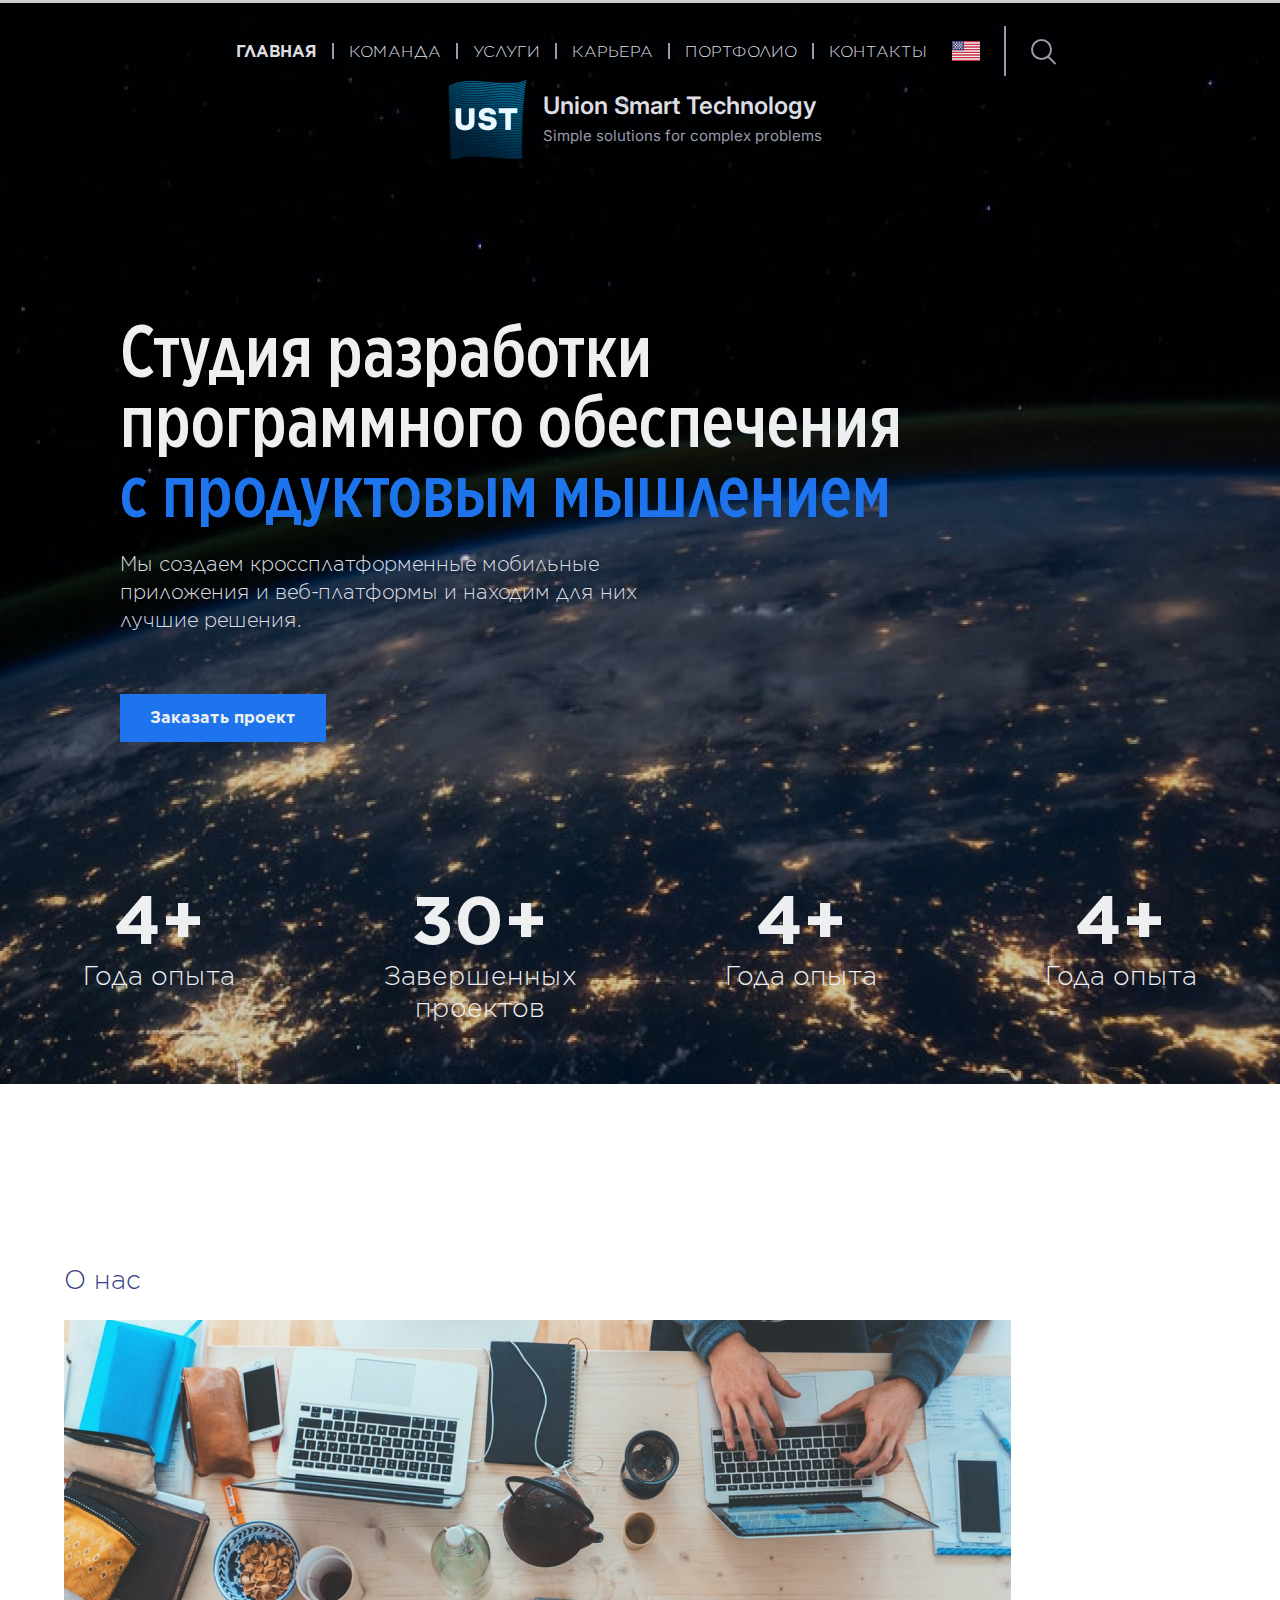
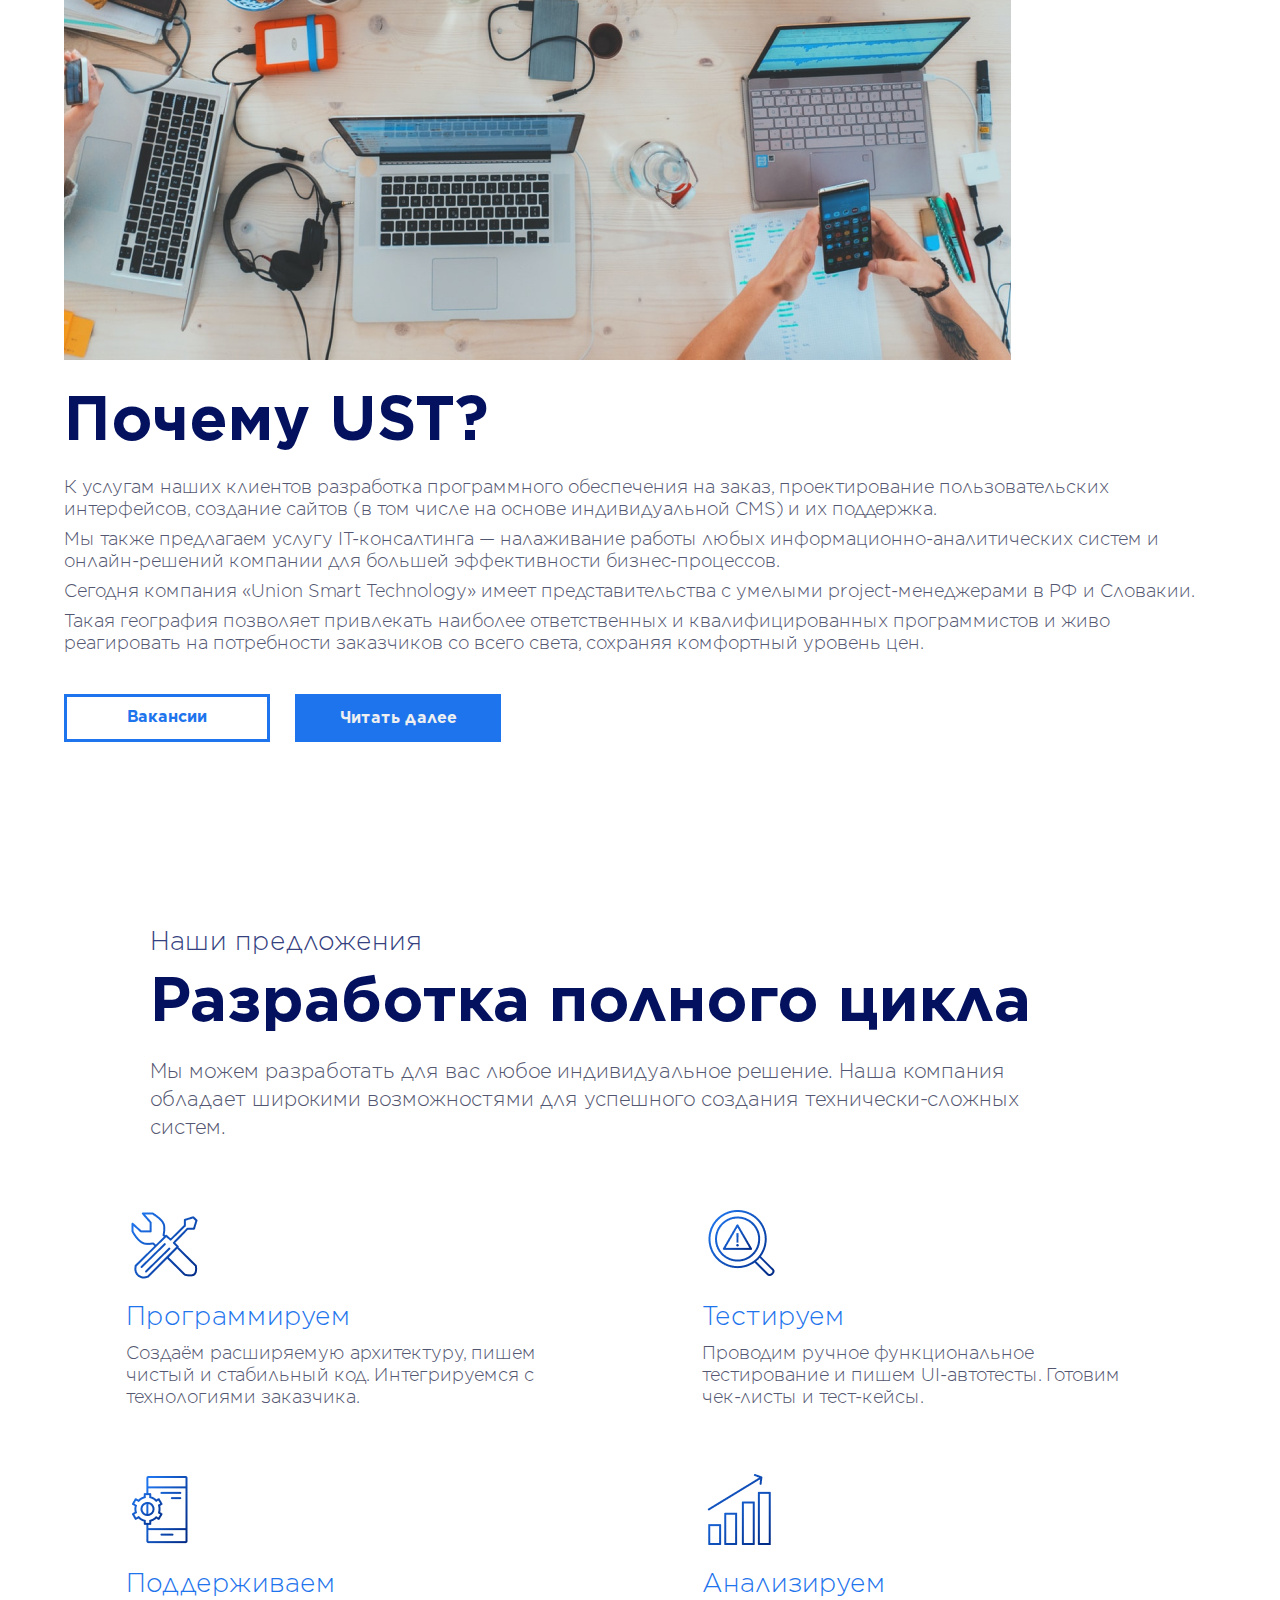
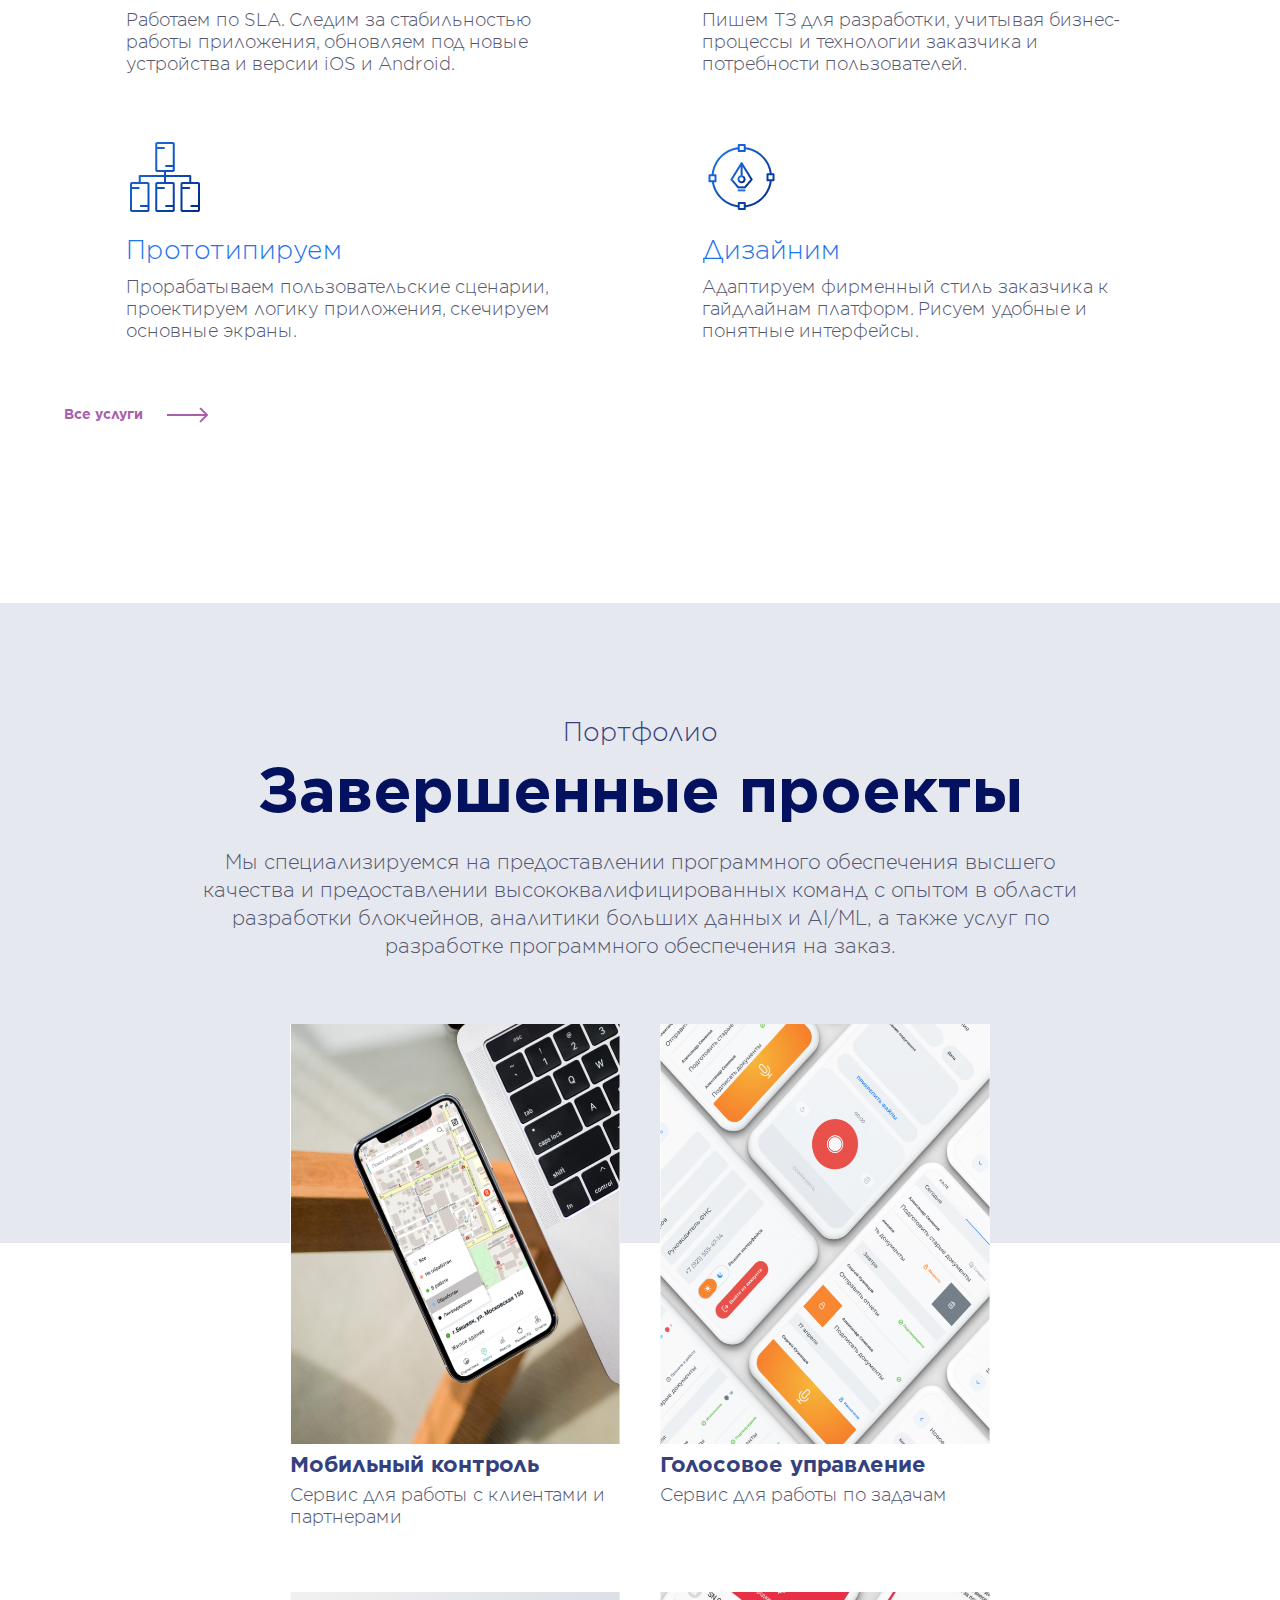
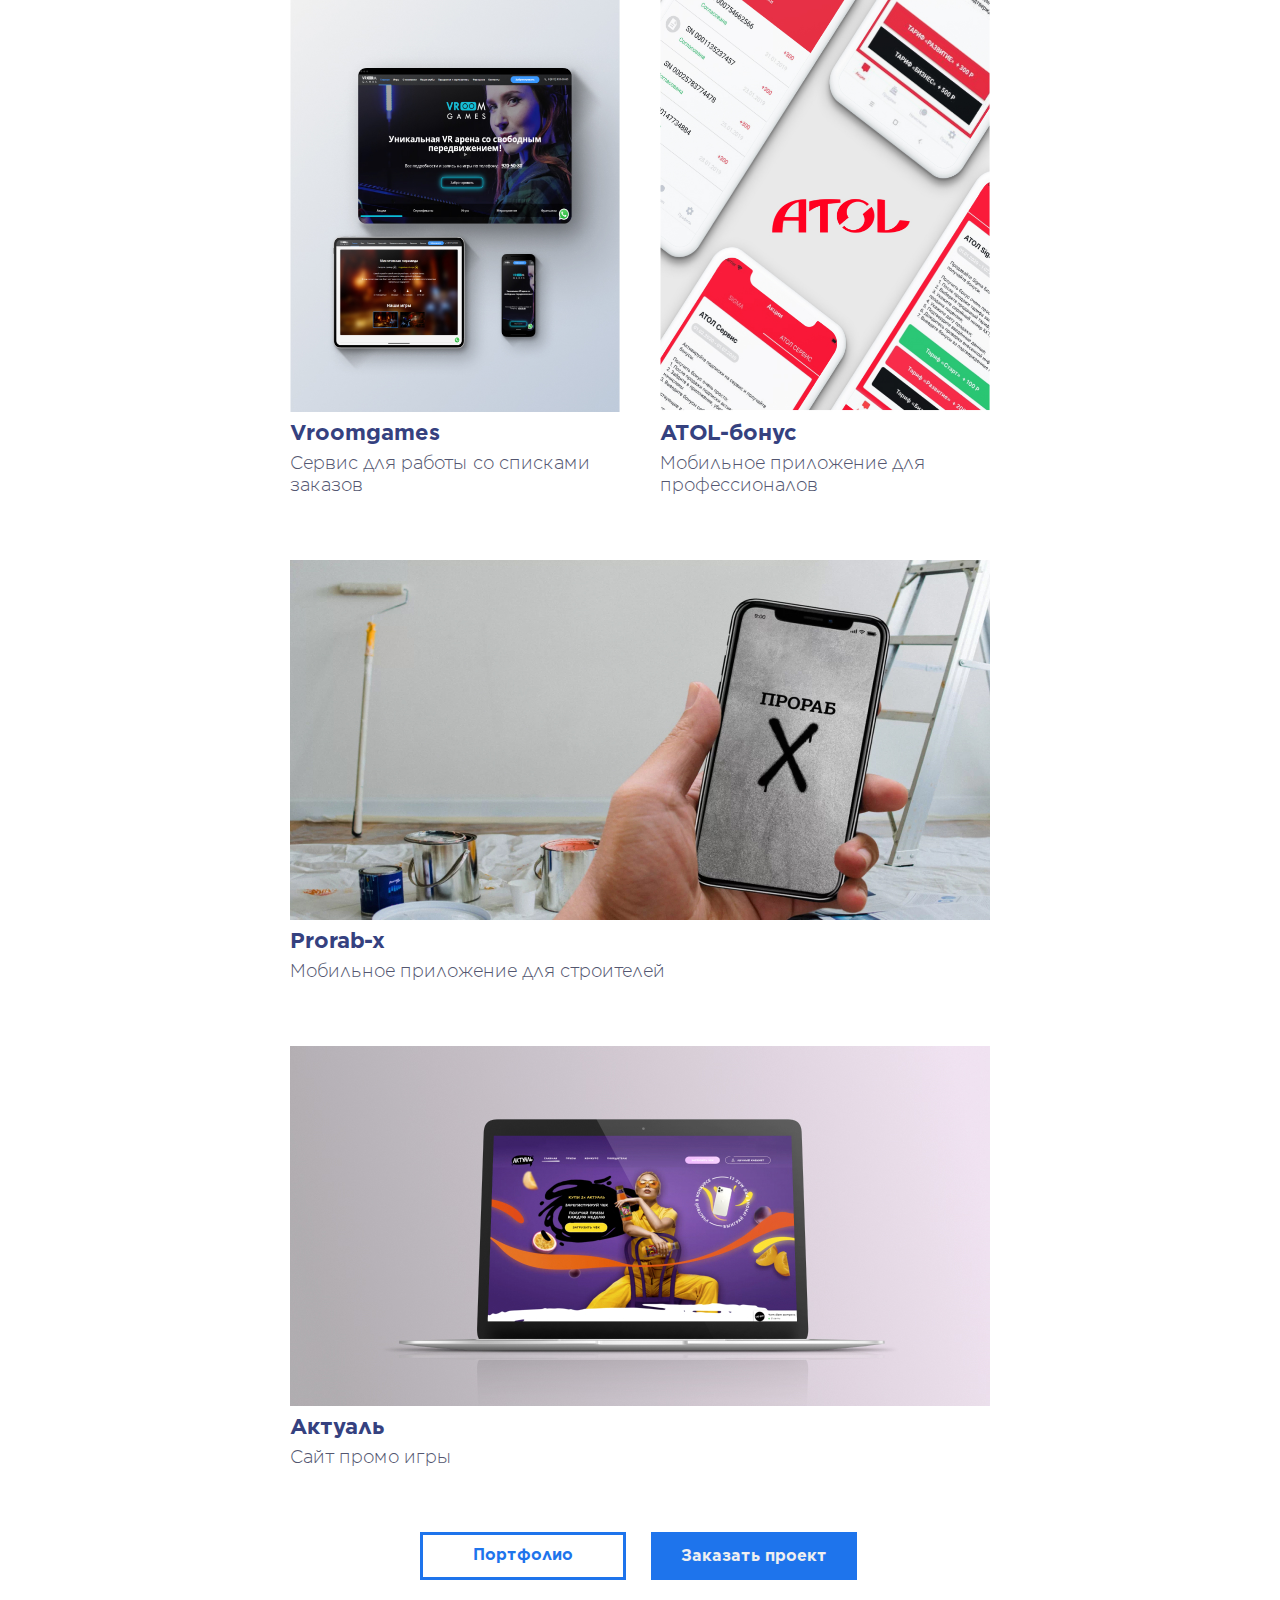
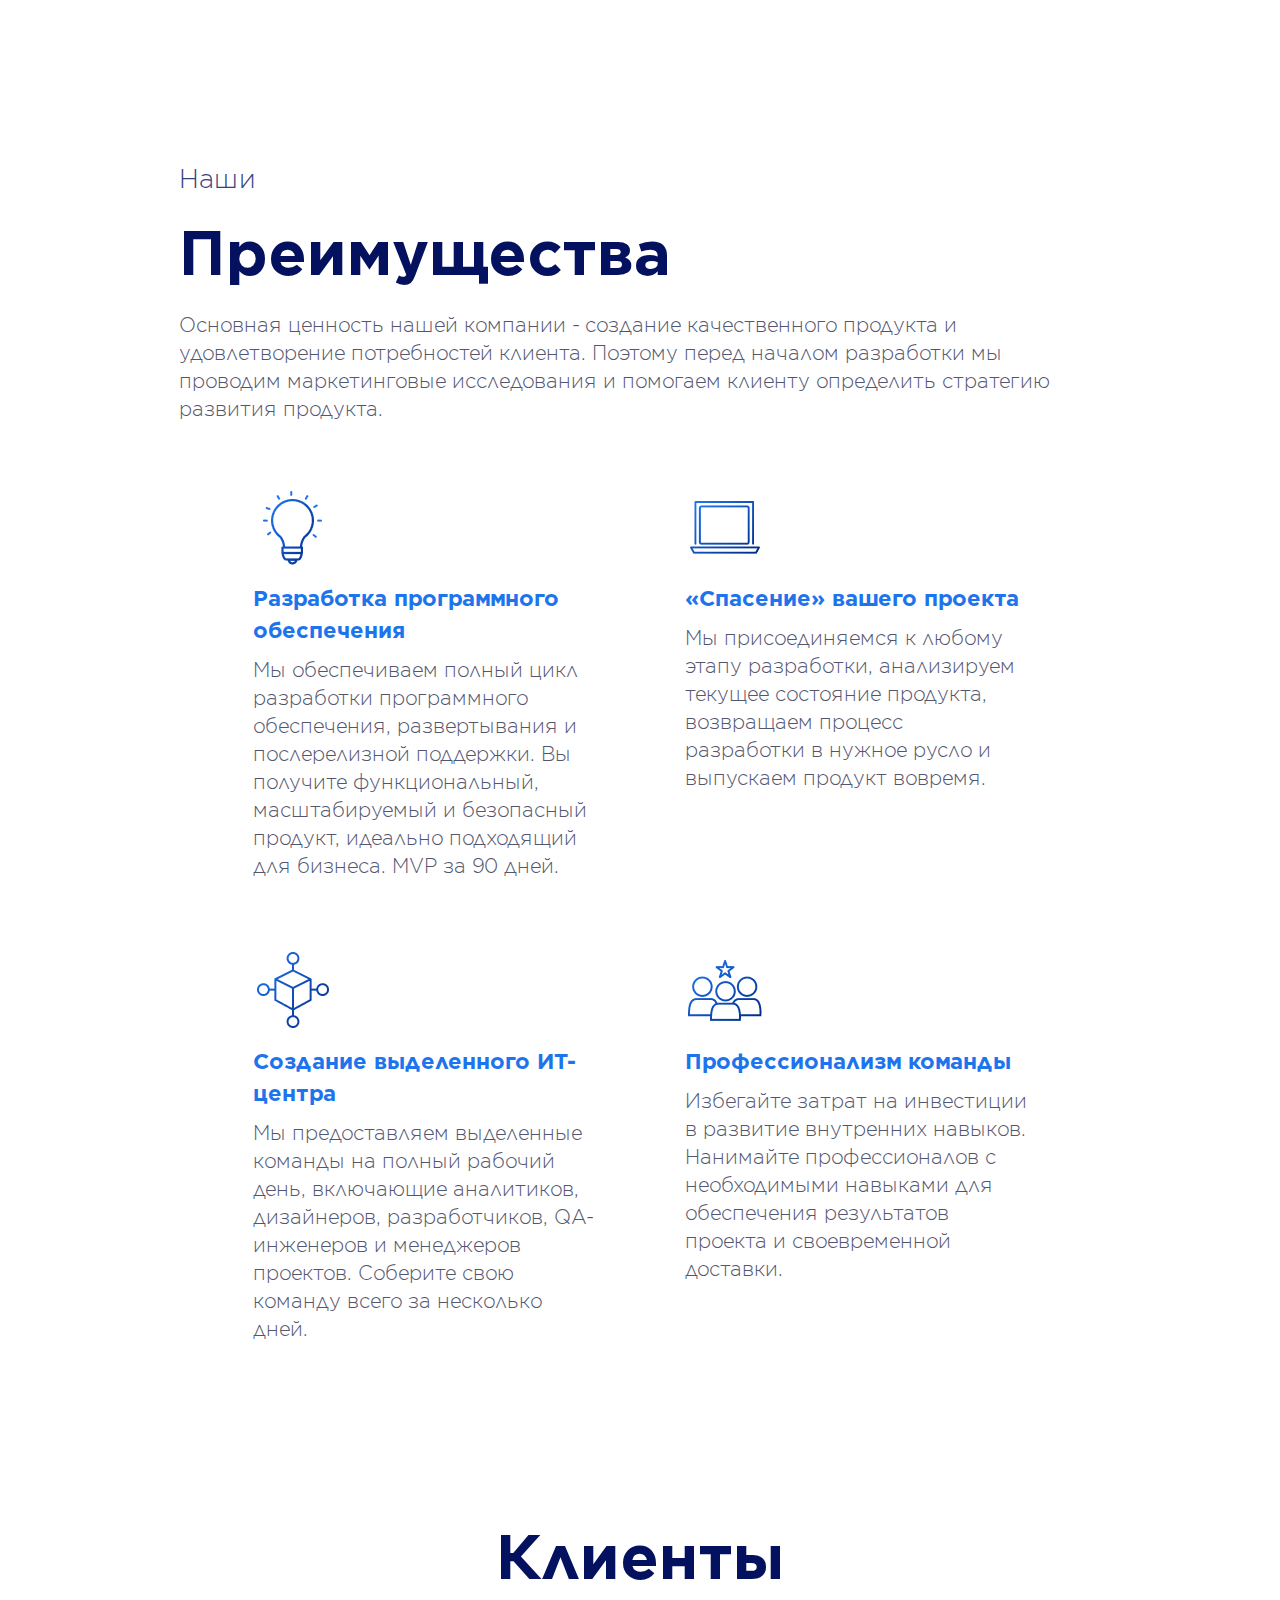
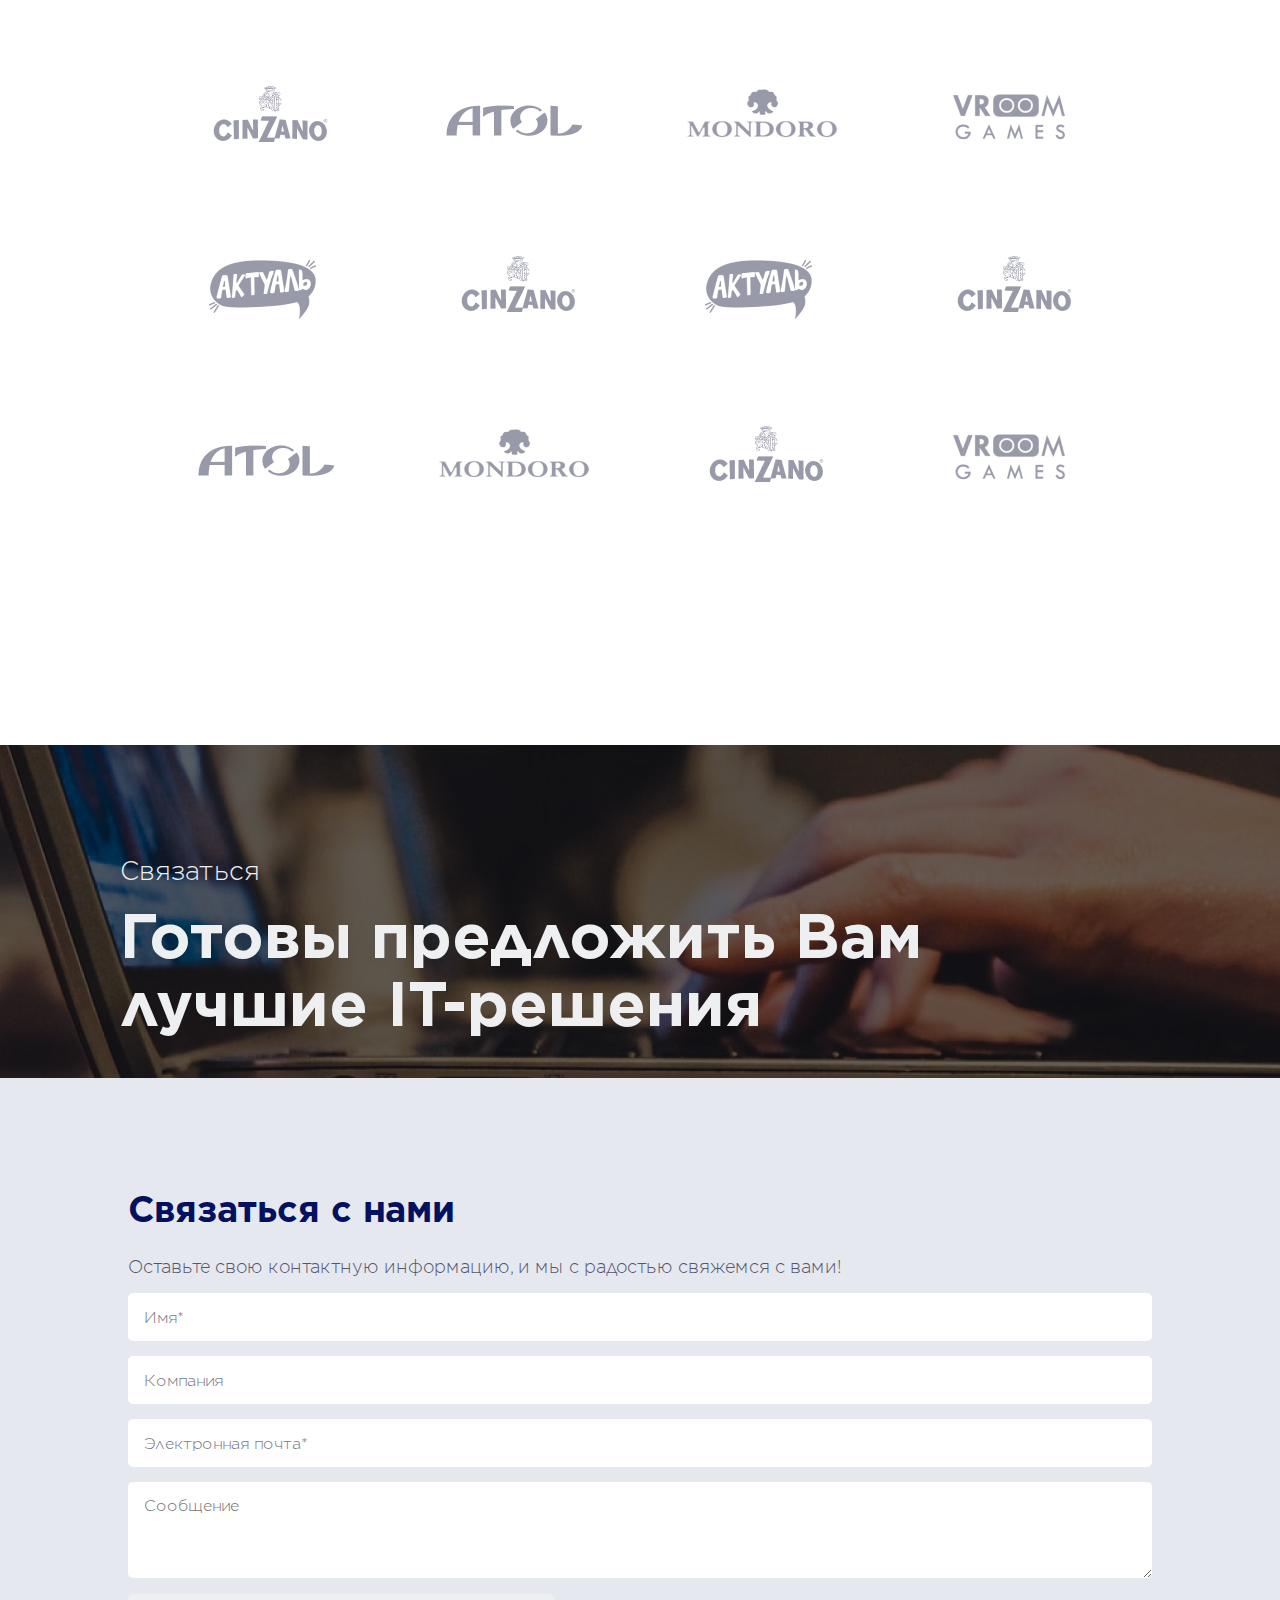
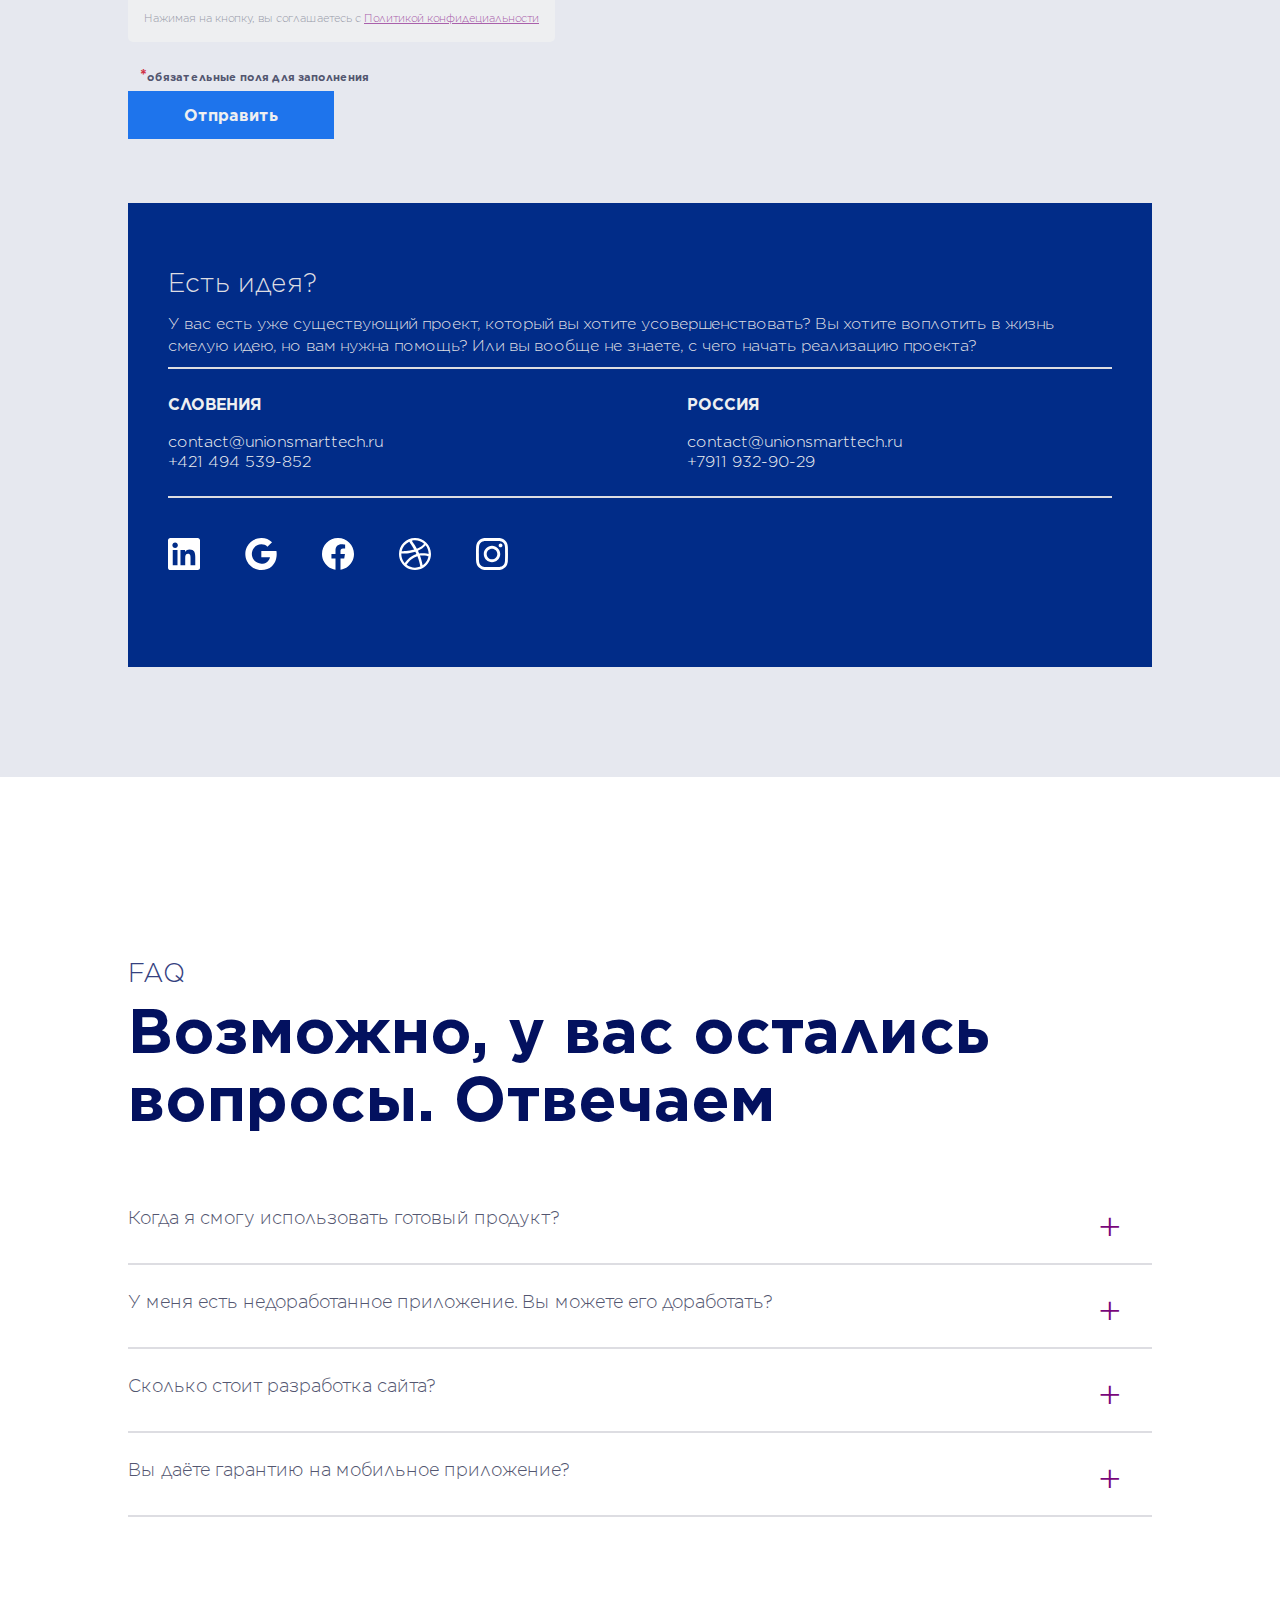
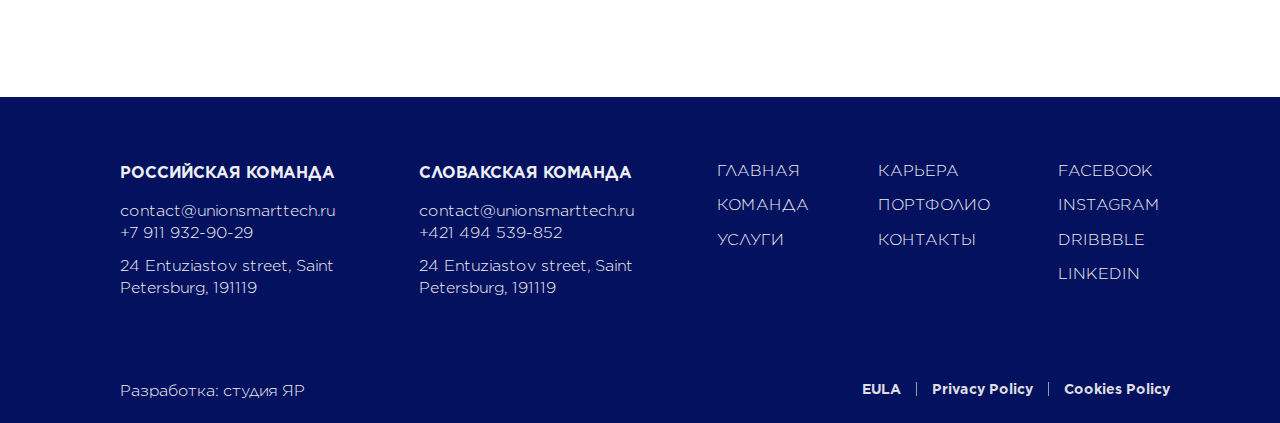
<file: index.html>
<!DOCTYPE html>
<html lang="ru">
<head>
<meta charset="UTF-8">
<meta http-equiv="X-UA-Compatible" content="IE=edge">
<meta name="viewport" content="width=device-width, initial-scale=1.0">
<title>main</title>
<link rel="stylesheet" href="css/reset.css">
<link rel="stylesheet" href="css/styles.css">
<link rel="preconnect" href="https://fonts.googleapis.com">
<link rel="preconnect" href="https://fonts.gstatic.com" crossorigin>
<link href="https://fonts.googleapis.com/css2?family=Inter:wght@400;600&family=Roboto:wght@400;500&family=Rubik:wght@400;500&display=swap" rel="stylesheet">
</head>
<body>
<div class="page-content">
    <div class="banner main-page__section">
        <header>
            <div class="logo">
                <div class="logo__pic"></div>
                <div class="logo__text">
                    <p class="logo__headline">Union Smart Technology</p>
                    <p class="logo__caption">Simple solutions for complex problems</p>
                </div>
            </div>
            <div class="menu-burger__header">
                <span></span>
            </div>
            <nav>
                <ul>
                    <li>
                        <a href="index.html" title="Главная" class="current-page">Главная</a>
                    </li>
                    <li>
                        <a href="team.html" title="Команда">Команда</a>
                    </li>
                    <li>
                        <a href="services.html" title="Услуги">Услуги</a>
                    </li>
                    <li>
                        <a href="career.html" title="Kарьера">карьера</a>
                    </li>
                    <li>
                        <a href="portfolio.html" title="Портфолио">Портфолио</a>
                    </li>
                    <li>
                        <a href="#" title="Контакты">Контакты</a>
                    </li>
                </ul>
                <div class="usa-icon">
                    <object type="image/svg+xml" data="images/US.svg"></object>
                </div>
                <div class="icon-search">
                    <a href="#" title="Поиск"><img src="images/Vector.svg" alt="search"></a>
                </div>
                <div class="nav__social-media">
                    <a href="https://ru.linkedin.com/" title="Linkedin" target="_blank"><img src="images/linked.svg" alt="linkedin"></a>
                    <a href="https://www.google.ru/" title="Google" target="_blank"><img src="images/union.svg" alt="google"></a>
                    <a href="https://www.facebook.com/" title="Facebook" target="_blank"><img src="images/vector5.svg" alt="facebook"></a>
                    <a href="https://dribbble.com/" title="Dribbble" target="_blank"><img src="images/vector6.svg" alt="dribbble"></a>
                </div>
            </nav>
        </header>
        <div class="banner__content">
            <h1 class="banner__headline">Студия разработки программного обеспечения <span class="banner__headline_colored">с продуктовым мышлением</span></h1>
            <p class="banner__slogan">Мы создаем кроссплатформенные мобильные приложения и веб-платформы и находим для них лучшие решения.</p>
            <a href="index.html#contact-us" title="Заказать проект" class="button">Заказать проект</a>
        </div>
        <div class="stats__container">
        <div class="stats">
            <div class="stats__item">
                <p class="stats__number">4+</p>
                <p class="stats__caption">Года опыта</p>
            </div>
            <div class="stats__item">
                <p class="stats__number">30+</p>
                <p class="stats__caption">Завершенных проектов</p>
            </div>
            <div class="stats__item">
                <p class="stats__number">4+</p>
                <p class="stats__caption">Года опыта</p>
            </div>
            <div class="stats__item">
                <p class="stats__number">4+</p>
                <p class="stats__caption">Года опыта</p>
            </div>
        </div>
        </div>
    </div>
    <section class="about-us">
        <p class="section__heading">О нас</p>
        <div class="section__container">
            <div class="about-us__pic"></div>
            <div class="about-us__content">
                <h2 class="section__title">Почему UST?</h2>
                <p class="about-us__text">К услугам наших клиентов разработка программного обеспечения на заказ, проектирование пользовательских интерфейсов, создание сайтов (в том числе на основе индивидуальной CMS) и их поддержка.</p>
                <p class="about-us__text">Мы также предлагаем услугу IT-консалтинга &mdash; налаживание работы любых информационно-аналитических систем и онлайн-решений компании для большей эффективности бизнес-процессов.</p>
                <p class="about-us__text">Сегодня компания &laquo;Union Smart Technology&raquo; имеет представительства с умелыми project-менеджерами в РФ и Словакии.</p>
                <p class="about-us__text">Такая география позволяет привлекать наиболее ответственных и квалифицированных программистов и живо реагировать на потребности заказчиков со всего света, сохраняя комфортный уровень цен.</p>
                <div class="buttons">
                    <a href="career.html" title="Вакансии" class="button button_transparent">Вакансии</a>
                    <a href="services.html" title="Читать далее" class="button">Читать далее</a>
                </div>
            </div>
        </div>
    </section>
    <section class="offers">
        <div class="offers__content">
            <p class="section__heading">Наши предложения</p>
            <h2 class="section__title">Разработка полного цикла</h2>
            <p class="offers__text">Мы можем разработать для вас любое индивидуальное решение. Наша компания обладает широкими возможностями для успешного создания технически-сложных систем.</p>
        </div>
        <div class="development">
            <div class="development__steps">
                <div class="development__steps__icon"></div>
                <p class="development__steps__title">Программируем</p>
                <p class="development__steps__text">Создаём расширяемую архитектуру, пишем чистый и стабильный код. Интегрируемся с технологиями заказчика.</p>
            </div>
            <div class="development__steps">
                <div class="development__steps__icon"></div>
                <p class="development__steps__title">Тестируем</p>
                <p class="development__steps__text">Проводим ручное функциональное тестирование и пишем UI-автотесты. Готовим чек-листы и тест-кейсы.</p>
            </div>
            <div class="development__steps">
                <div class="development__steps__icon"></div>
                <p class="development__steps__title">Поддерживаем</p>
                <p class="development__steps__text">Работаем по SLA. Следим за стабильностью работы приложения, обновляем под новые устройства и версии iOS и Android.</p>
            </div>
            <div class="development__steps">
                <div class="development__steps__icon"></div>
                <p class="development__steps__title">Анализируем</p>
                <p class="development__steps__text">Пишем ТЗ для разработки, учитывая бизнес-процессы и технологии заказчика и потребности пользователей.</p>
            </div>
            <div class="development__steps">
                <div class="development__steps__icon"></div>
                <p class="development__steps__title">Прототипируем</p>
                <p class="development__steps__text">Прорабатываем пользовательские сценарии, проектируем логику приложения, скечируем основные экраны.</p>
            </div>
            <div class="development__steps">
                <div class="development__steps__icon"></div>
                <p class="development__steps__title">Дизайним</p>
                <p class="development__steps__text">Адаптируем фирменный стиль заказчика к гайдлайнам платформ. Рисуем удобные и понятные интерфейсы.</p>
            </div>
        </div>
        <a href="services.html" title="Все услуги" class="link">Все услуги</a>
    </section>
    <section class="portfolio">
        <div class="bg"></div>
        <div class="portfolio__wrapper">
        <div class="portfolio__content">
            <p class="section__heading">Портфолио</p>
            <h2 class="section__title">Завершенные проекты</h2>
            <p class="portfolio__text">Мы специализируемся на предоставлении программного обеспечения высшего качества и предоставлении высококвалифицированных команд с опытом в области разработки блокчейнов, аналитики больших данных и AI/ML, а также услуг по разработке программного обеспечения на заказ.</p>
        </div>
        <div class="gallery">
            <div class="gallery__first-line">
                <figure>
                    <div class="img-container">
                        <img src="images/image4.jpg" alt="application" title="Мобильный контроль">
                    </div>
                    <figcaption>
                        <div class="figcaption__title">Мобильный контроль</div>
                        <div class="figcaption__text">Сервис для работы с клиентами и партнерами</div>
                    </figcaption>
                </figure>
                <figure>
                    <div class="img-container">
                        <img src="images/image1.jpg" alt="application" title="Голосовое управление">
                    </div>
                    <figcaption>
                        <div class="figcaption__title">Голосовое управление</div>
                        <div class="figcaption__text">Сервис для работы по задачам</div>
                    </figcaption>
                </figure>
                <figure>
                    <div class="img-container">
                        <img src="images/image3.jpg" alt="application" title="Vroomgames">
                    </div>
                    <figcaption>
                        <div class="figcaption__title">Vroomgames</div>
                        <div class="figcaption__text">Сервис для работы со списками заказов</div>
                    </figcaption>
                </figure>
                <figure>
                    <div class="img-container">
                        <img src="images/image2.jpg" alt="application" title="ATOL-бонус">
                    </div>
                    <figcaption>
                        <div class="figcaption__title">ATOL-бонус</div>
                        <div class="figcaption__text">Мобильное приложение для профессионалов</div>
                    </figcaption>
                </figure>
            </div>
            <div class="gallery__second-line">
                <figure>
                    <div class="img-container">
                        <img src="images/prorab.jpg" alt="application" title="Prorab-x">
                    </div>
                    <figcaption>
                        <div class="figcaption__title">Prorab-x</div>
                        <div class="figcaption__text">Мобильное приложение для строителей</div>
                    </figcaption>
                </figure>
                <figure>
                    <div class="img-container">
                        <img src="images/Rectangle.jpg" alt="application" title="Актуаль">
                    </div>
                    <figcaption>
                        <div class="figcaption__title">Актуаль</div>
                        <div class="figcaption__text">Сайт промо игры</div>
                    </figcaption>
                </figure>
            </div>
            <div class="buttons">
                <a href="portfolio.html" title="Портфолио" class="button button_transparent">Портфолио</a>
                <a href="index.html#contact-us" title="Заказать проект" class="button">Заказать проект</a>
            </div>
        </div>
        </div>
    </section>
    <section class="advantages">
        <div class="advantages__content">
            <p class="section__heading">Наши</p>
            <h2 class="section__title">Преимущества</h2>
            <p class="advantages__text">Основная ценность нашей компании - создание качественного продукта и удовлетворение потребностей клиента. Поэтому перед началом разработки мы проводим маркетинговые исследования и помогаем клиенту определить стратегию развития продукта.</p>
        </div>
        <div class="advantages__wrapper">
            <div class="advantages__item">
                <div class="advantages__item__icon"></div>
                <p class="advantages__item__title">Разработка программного обеспечения</p>
                <p class="advantages__item__text">Мы обеспечиваем полный цикл разработки программного обеспечения, развертывания и послерелизной поддержки. Вы получите функциональный, масштабируемый и безопасный продукт, идеально подходящий для бизнеса. MVP за 90 дней.</p>
            </div>
            <div class="advantages__item">
                <div class="advantages__item__icon"></div>
                <p class="advantages__item__title">«Спасение» вашего проекта</p>
                <p class="advantages__item__text">Мы присоединяемся к любому этапу разработки, анализируем текущее состояние продукта, возвращаем процесс разработки в нужное русло и выпускаем продукт вовремя.</p>
            </div>
            <div class="advantages__item">
                <div class="advantages__item__icon"></div>
                <p class="advantages__item__title">Создание выделенного ИТ-центра</p>
                <p class="advantages__item__text">Мы предоставляем выделенные команды на полный рабочий день, включающие аналитиков, дизайнеров, разработчиков, QA-инженеров и менеджеров проектов. Соберите свою команду всего за несколько дней.</p>
            </div>
            <div class="advantages__item">
                <div class="advantages__item__icon"></div>
                <p class="advantages__item__title">Профессионализм команды</p>
                <p class="advantages__item__text">Избегайте затрат на инвестиции в развитие внутренних навыков. Нанимайте профессионалов с необходимыми навыками для обеспечения результатов проекта и своевременной доставки.</p>
            </div>
        </div>
    </section>
    <section class="clients main-page__section">
        <h2 class="headline">Клиенты</h2>
        <div class="clearfix">
            <div class="label label-cinzano"></div>
            <div class="label label-atol"></div>
            <div class="label label-mondoro"></div>
            <div class="label label-vroom"></div>
            <div class="label label-actual"></div>
            <div class="label label-cinzano"></div>
            <div class="label label-actual"></div>
            <div class="label label-cinzano"></div>
            <div class="label label-atol"></div>
            <div class="label label-mondoro"></div>
            <div class="label label-cinzano"></div>
            <div class="label label-vroom"></div>
        </div>
    </section>
    <section class="contacts-form" id="contact-us">
        <div class="bottom-banner main-page__section">
            <div class="bottom-banner__content main-page__section">
                <p class="bottom-banner__caption main-page__section">Связаться</p>
                <h2 class="bottom-banner__title main-page__section">Готовы предложить Вам лучшие IT-решения</h2>
            </div>
        </div>
        <div class="contacts-form_bg">
            <div class="contacts-form__wrapper">
                <div class="contacts-form__content">
                    <div class="contacts-form__text">
                        <p class="contacts-form__title">Есть идея?</p>
                        <p>У вас есть уже существующий проект, который вы хотите усовершенствовать? Вы хотите воплотить в жизнь смелую идею, но вам нужна помощь? Или вы вообще не знаете, с чего начать реализацию проекта?</p>
                    </div>
                    <div class="contacts-form__adress">
                        <div class="contacts-form__adress__item">
                            <p>Словения</p>
                            <a href="mailto:contact@unionsmarttech.ru" title="email">contact@unionsmarttech.ru</a>
                            <a href="tel:+421494539-852" title="tel">+421 494 539-852</a>
                        </div>
                        <div class="contacts-form__adress__item">
                            <p>Россия</p>
                            <a href="mailto:contact@unionsmarttech.ru" title="email">contact@unionsmarttech.ru</a>
                            <a href="tel:+7911932-90-29" title="tel">+7911 932-90-29</a>
                        </div>
                    </div>
                    <div class="contacts-form__links">
                        <a href="https://ru.linkedin.com/" title="Linkedin" target="_blank"></a>
                        <a href="https://www.google.ru/" title="Google" target="_blank"></a>
                        <a href="https://www.facebook.com/" title="Facebook" target="_blank"></a>
                        <a href="https://dribbble.com/" title="Dribbble" target="_blank"></a>
                        <a href="https://www.instagram.com/" title="Instagram" target="_blank"></a>
                    </div>
                </div>
                <form class="contacts-form__form" onsubmit="openModalWindow();return false;">
                    <h3 class="contacts-form__form__title">Связаться с нами</h3>
                    <p class="contacts-form__form__text">Оставьте свою контактную информацию, и мы с радостью свяжемся с вами!</p>
                        <input type="text" name="username" placeholder="Имя*" required>
                        <input type="text" name="company" placeholder="Компания">
                        <input type="email" name="email" placeholder="Электронная почта*" required>
                        <textarea placeholder="Сообщение" name="textarea"></textarea>
                    <div class="contacts-form__form__bottom">
                        <div class="contacts-form__form__buttons-wrap">
                            <p class="contacts-form__form__note">обязательные поля для заполнения</p>
                            <button name="to-send" class="button">Отправить</button>
                        </div>
                        <p class="contacts-form__form__policy">
                            Нажимая на кнопку, вы соглашаетесь с <a href="#" title="Политика конфидециальности" target="_blank" class="policy-link">Политикой конфидециальности</a>
                        </p>
                    </div>
                </form>
            </div>
        </div>
    </section>
    <section class="faq">
        <p class="section__heading">FAQ</p>
        <h2 class="section__title">Возможно, у вас остались вопросы. Отвечаем</h2>
        <div class="faq__wrapper">
            <div class="accordion-item">
                <div class="accordion"><p>Когда я смогу использовать готовый продукт?</p></div>
                <div class="panel">Мы обеспечиваем полный цикл разработки программного обеспечения, развертывания и послерелизной поддержки. Вы получите функциональный, масштабируемый и безопасный продукт, идеально подходящий для бизнеса. MVP за 90 дней.</div>
            </div>
            <div class="accordion-item">
                <div class="accordion"><p>У меня есть недоработанное приложение. Вы можете его доработать?</p></div>
                <div class="panel">Мы обеспечиваем полный цикл разработки программного обеспечения, развертывания и послерелизной поддержки. Вы получите функциональный, масштабируемый и безопасный продукт, идеально подходящий для бизнеса. MVP за 90 дней.</div>
            </div>
            <div class="accordion-item">
                <div class="accordion"><p>Сколько стоит разработка сайта?</p></div>
                <div class="panel">Мы обеспечиваем полный цикл разработки программного обеспечения, развертывания и послерелизной поддержки. Вы получите функциональный, масштабируемый и безопасный продукт, идеально подходящий для бизнеса. MVP за 90 дней.</div>
            </div>
            <div class="accordion-item">
                <div class="accordion"><p>Вы даёте гарантию на мобильное приложение?</p></div>
                <div class="panel">Мы обеспечиваем полный цикл разработки программного обеспечения, развертывания и послерелизной поддержки. Вы получите функциональный, масштабируемый и безопасный продукт, идеально подходящий для бизнеса. MVP за 90 дней.</div>
            </div>
        </div>
    </section>
</div>
    <footer>
        <div class="footer__wrapper">
            <div class="footer__container">
                <div class="team">
                    <p class="team__name">Российская команда</p>
                    <a href="mailto:contact@unionsmarttech.ru" title="email">contact@unionsmarttech.ru</a>
                    <a href="tel:+7911932-90-29" title="tel">+7 911 932-90-29</a>
                    <p class="adress">24 Entuziastov street, Saint Petersburg, 191119</p>
                </div>
                <div class="team">
                    <p class="team__name">Словакская команда</p>
                    <a href="mailto:contact@unionsmarttech.ru" title="email">contact@unionsmarttech.ru</a>
                    <a href="tel:+421494539-852" title="tel">+421 494 539-852</a>
                    <p class="adress">24 Entuziastov street, Saint Petersburg, 191119</p>
                </div>
                <div class="nav-1 nav">
                    <ul>
                        <li>
                            <a href="index.html" title="Главная">главная</a>
                        </li>
                        <li>
                            <a href="team.html" title="Команда">Команда</a>
                        </li>
                        <li>
                            <a href="services.html" title="Услуги">Услуги</a>
                        </li>
                    </ul>
                </div>
                <div class="nav-2 nav">
                    <ul>
                        <li>
                            <a href="career.html" title="Карьера">Карьера</a>
                        </li>
                        <li>
                            <a href="portfolio.html" title="Портфолио">Портфолио</a>
                        </li>
                        <li>
                            <a href="#" title="Контакты">Контакты</a>
                        </li>
                    </ul>
                </div>
                <div class="social-media">
                    <ul>
                        <li>
                            <a href="https://www.facebook.com/" title="Facebook" target="_blank">Facebook</a>
                        </li>
                        <li>
                            <a href="https://www.instagram.com/" title="Instagram" target="_blank">instagram</a>
                        </li>
                        <li>
                            <a href="https://dribbble.com/" title="Dribbble" target="_blank">Dribbble</a>
                        </li>
                        <li>
                            <a href="https://ru.linkedin.com/" title="Linkedin" target="_blank">linkedin</a>
                        </li>
                    </ul>
                </div>
            </div>
            <div class="links-icons">
                <a href="https://ru.linkedin.com/" title="Linkedin" target="_blank" class="linkedin"></a>
                <a href="https://www.google.ru/" title="Google" target="_blank" class="google"></a>
                <a href="https://www.facebook.com/" title="Facebook" target="_blank" class="facebook"></a>
                <a href="https://dribbble.com/" title="Dribbble" target="_blank" class="dribbble"></a>
                <a href="https://www.instagram.com/" title="Instagram" target="_blank" class="instagram"></a>
            </div>
            <div class="policy">
                <p>Разработка: студия ЯР</p>
                <ul>
                    <li>
                        <a href="#" title="EULA" target="_blank">EULA</a>
                    </li>
                    <li>
                        <a href="#" title="Privacy Policy" target="_blank">Privacy Policy</a>
                    </li>
                    <li>
                        <a href="#" title="Cookies Policy" target="_blank">Cookies Policy</a>
                    </li>
                </ul>
            </div>
        </div>
    </footer>
    <div class="shadow" id="shadow"></div>
    <div class="modal" id="modal">
        <img src="images/group431.png" alt="modal-pic" title="Ваша заявка отправлена">
        <p>Ваша заявка сформирована и отправлена нашему менеджеру</p>
        <a href="javascript:closeModalWindow();" title="Вернуться на сайт">Вернуться на сайт</a>
        <a href="javascript:closeModalWindow();" title="Отмена">Отмена</a>
    </div>
<script src="js/accordion.js"></script>
<script src="js/menu.js"></script>
<script src="js/modal.js"></script>
</body>
</html>
</file>
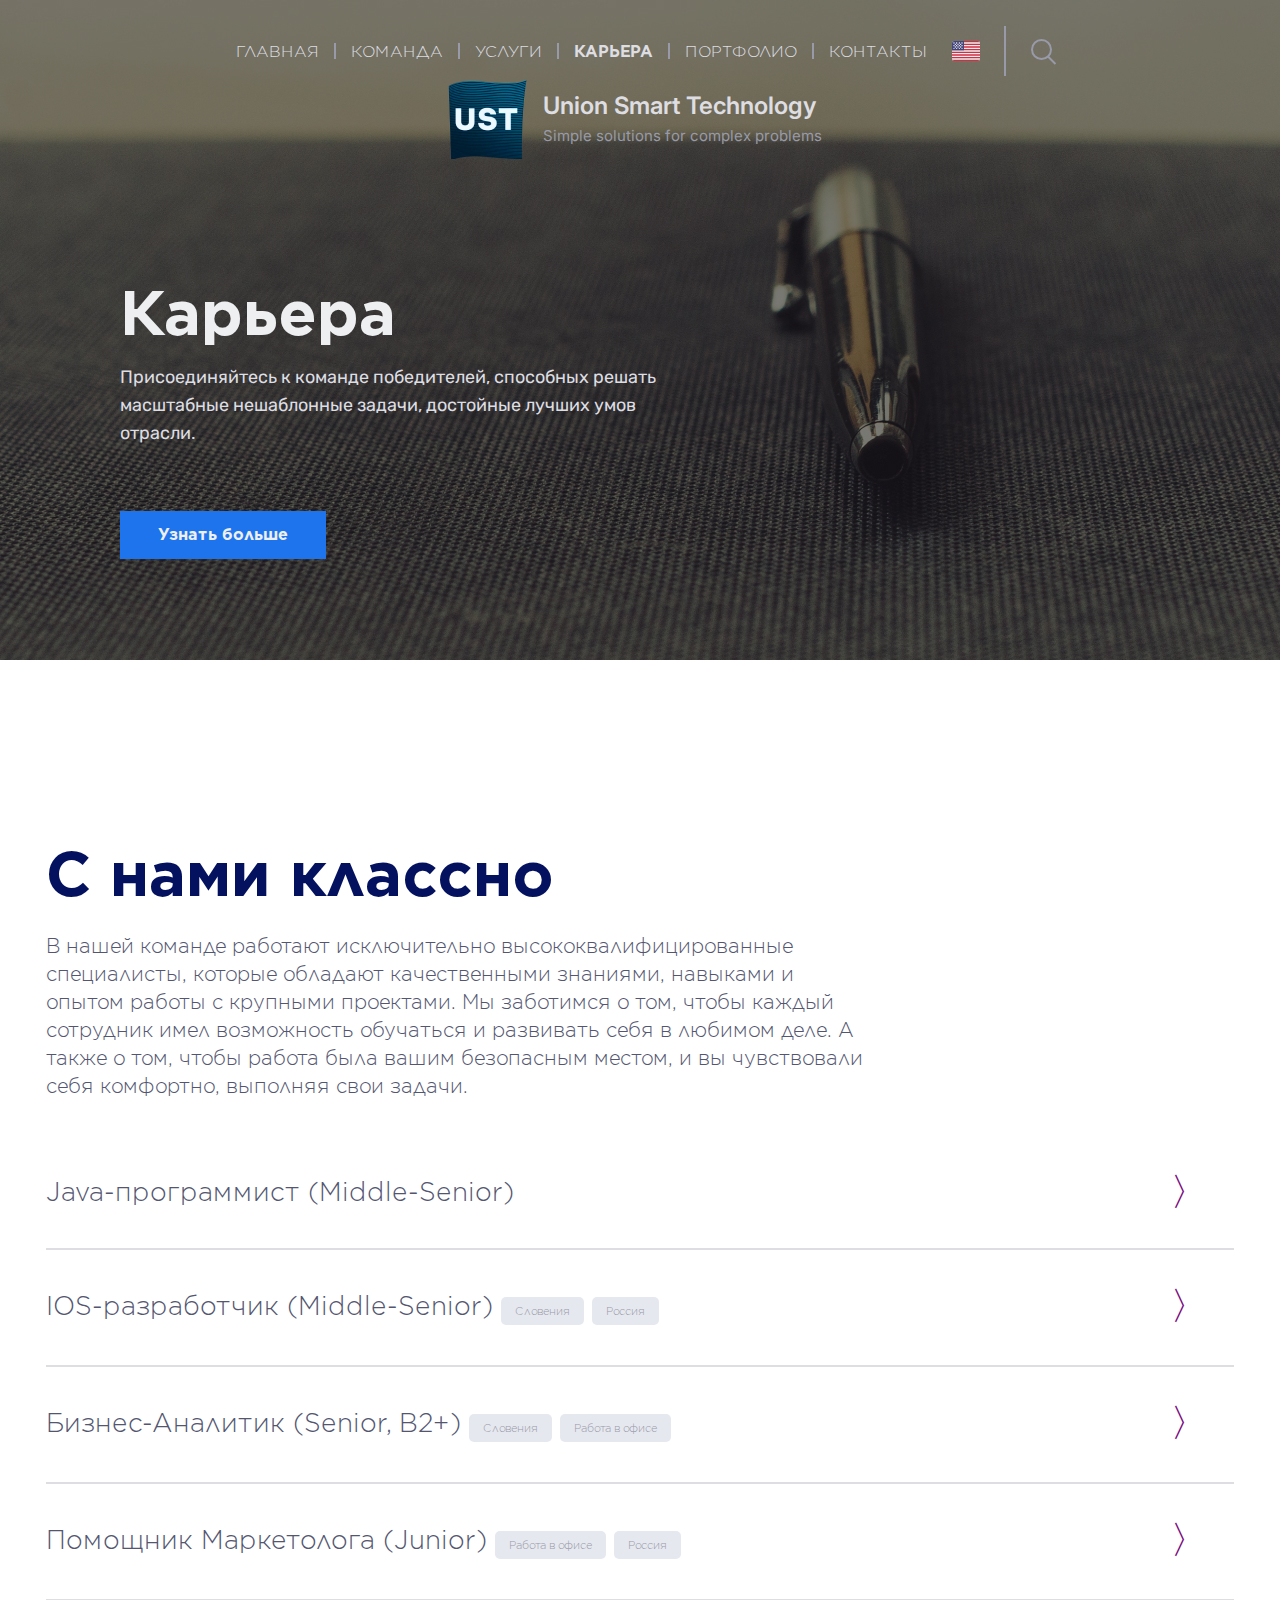
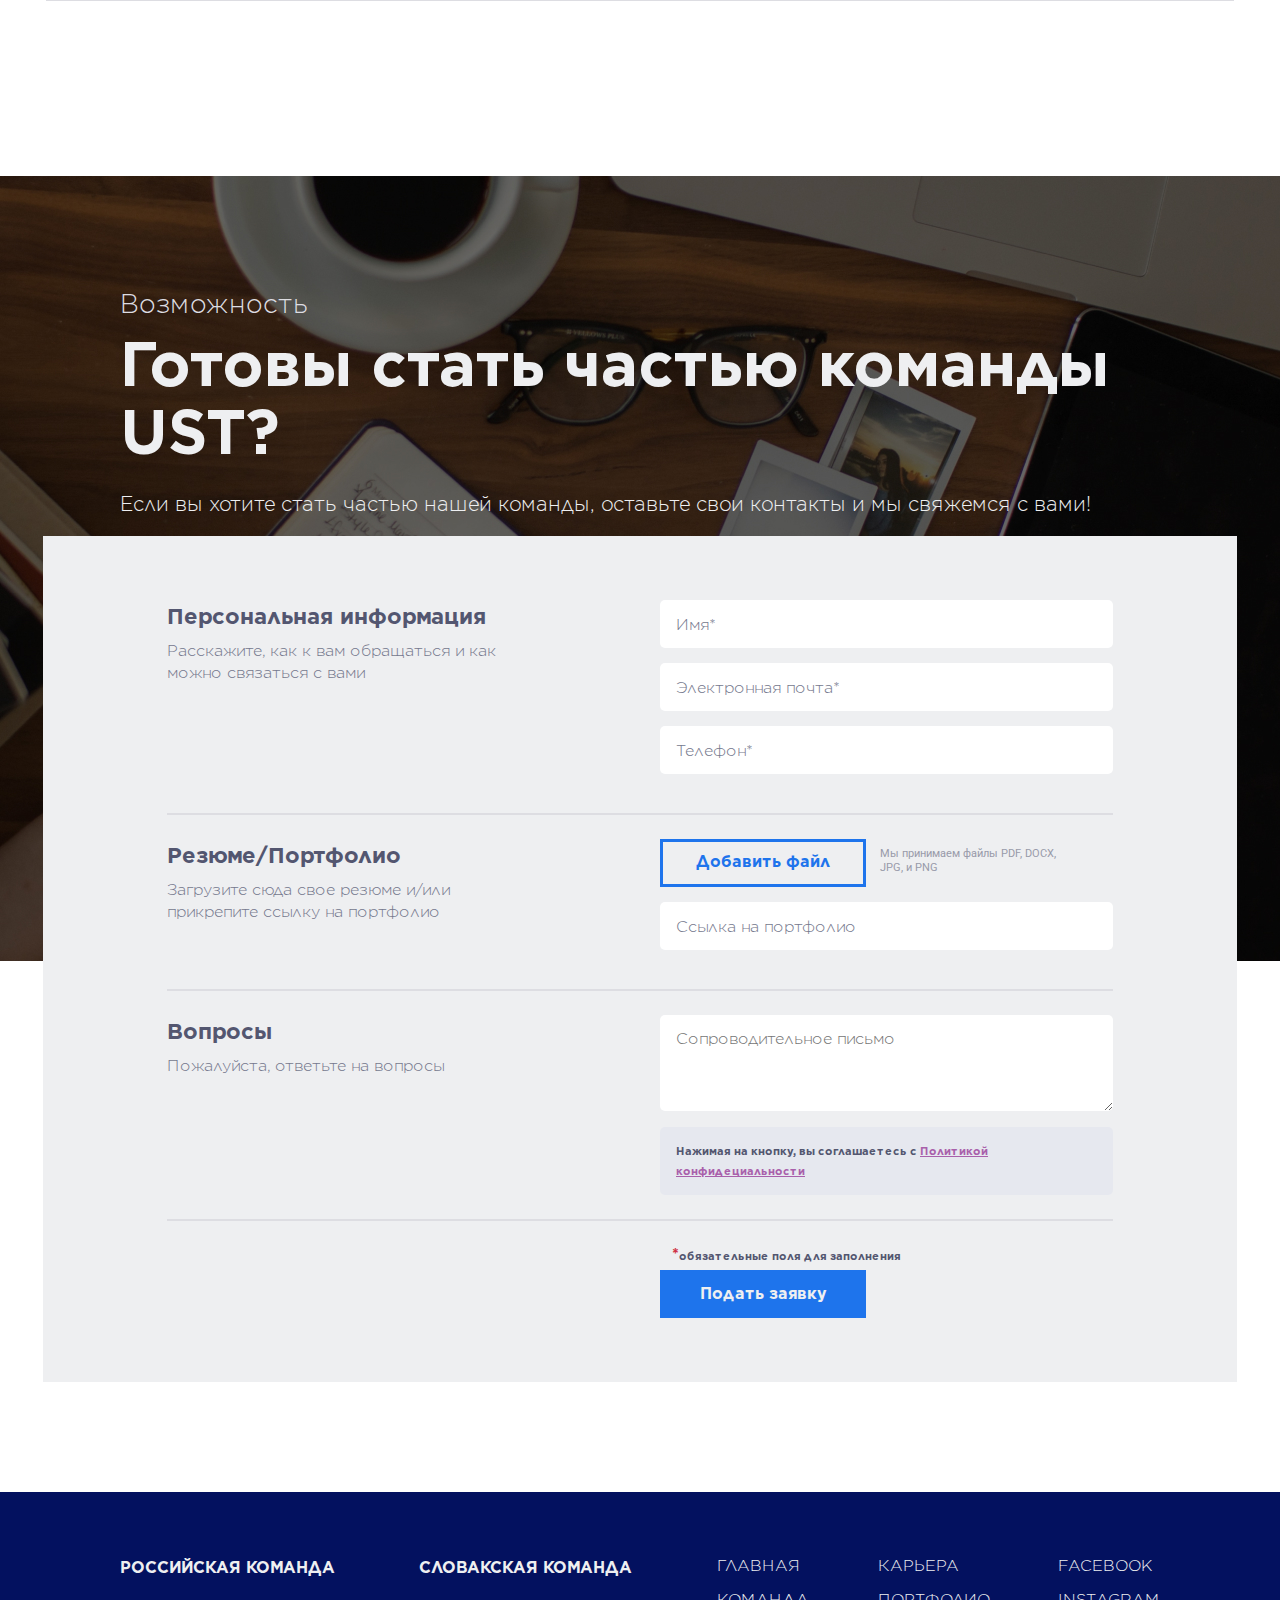
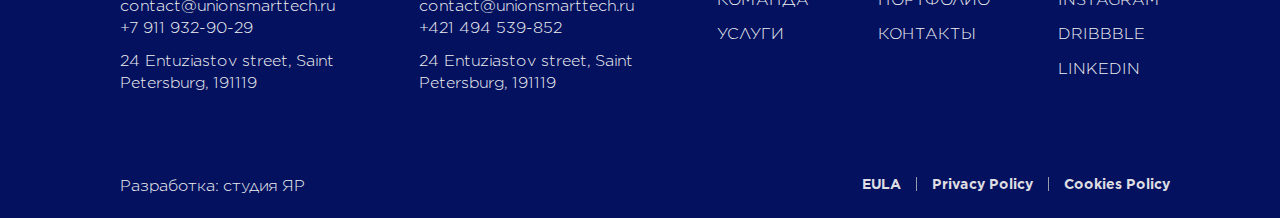
<file: career.html>
<!DOCTYPE html>
<html lang="ru">
<head>
<meta charset="UTF-8">
<meta http-equiv="X-UA-Compatible" content="IE=edge">
<meta name="viewport" content="width=device-width, initial-scale=1.0">
<title>career</title>
<link rel="stylesheet" href="css/reset.css">
<link rel="stylesheet" href="css/styles.css">
<link rel="preconnect" href="https://fonts.googleapis.com">
<link rel="preconnect" href="https://fonts.gstatic.com" crossorigin>
<link href="https://fonts.googleapis.com/css2?family=Inter:wght@400;600&family=Roboto:wght@400;500&family=Rubik:wght@400;500&display=swap" rel="stylesheet">
</head>
<body>
<div class="page-content">
    <div class="banner career-page__section">
        <header>
            <div class="logo">
                <div class="logo__pic"></div>
                <div class="logo__text">
                    <p class="logo__headline">Union Smart Technology</p>
                    <p class="logo__caption">Simple solutions for complex problems</p>
                </div>
            </div>
            <div class="menu-burger__header">
                <span></span>
            </div>
            <nav>
                <ul>
                    <li>
                        <a href="index.html" title="Главная">Главная</a>
                    </li>
                    <li>
                        <a href="team.html" title="Команда">Команда</a>
                    </li>
                    <li>
                        <a href="services.html" title="Услуги">Услуги</a>
                    </li>
                    <li>
                        <a href="career.html" title="Kарьера" class="current-page">карьера</a>
                    </li>
                    <li>
                        <a href="portfolio.html" title="Портфолио">Портфолио</a>
                    </li>
                    <li>
                        <a href="#" title="Контакты">Контакты</a>
                    </li>
                </ul>
                <div class="usa-icon">
                    <object type="image/svg+xml" data="images/US.svg"></object>
                </div>
                <div class="icon-search">
                    <a href="#" title="Поиск"><img src="images/Vector.svg" alt="search"></a>
                </div>
                <div class="nav__social-media">
                    <a href="https://ru.linkedin.com/" title="Linkedin" target="_blank"><img src="images/linked.svg" alt="linkedin"></a>
                    <a href="https://www.google.ru/" title="Google" target="_blank"><img src="images/union.svg" alt="google"></a>
                    <a href="https://www.facebook.com/" title="Facebook" target="_blank"><img src="images/vector5.svg" alt="facebook"></a>
                    <a href="https://dribbble.com/" title="Dribbble" target="_blank"><img src="images/vector6.svg" alt="dribbble"></a>
                </div>
            </nav>
        </header>
        <div class="banner__content">
            <h1 class="banner__title career-page__section">Карьера</h1>
            <p class="banner__text career-page__section">Присоединяйтесь к команде победителей, способных решать масштабные нешаблонные задачи, достойные лучших умов отрасли.</p>
            <a href="career.html#learn-more" title="Узнать больше" class="button">Узнать больше</a>
        </div>
    </div>
    <section class="career" id="learn-more">
        <h2 class="section__title">С нами классно</h2>
        <p class="section__text">В нашей команде работают исключительно высококвалифицированные специалисты, которые обладают качественными знаниями, навыками и опытом работы с крупными проектами. Мы заботимся о том, чтобы каждый сотрудник имел возможность обучаться и развивать себя в любимом деле. А также о том, чтобы работа была вашим безопасным местом, и вы чувствовали себя комфортно, выполняя свои задачи.</p>
        <div class="accordion__wrapper">
            <div class="accordion-item">
                <div class="accordion">Java-программист (Middle-Senior)</div>
                <div class="panel">
                    <p class="accordion-panel__title">навыки</p>
                    <div class="note-block_wrapper">
                    <div class="note-block">Бэкенд</div>
                    <div class="note-block">Java</div>
                    <div class="note-block">SQL</div>
                    <div class="note-block">ООП</div>
                    <div class="note-block">PostgreSQL</div>
                    <div class="note-block">Java Spring Framework</div>
                    </div>
                    <p class="accordion-panel__title">Местоположение и тип занятости</p>
                    <div class="note-block_wrapper">
                    <div class="note-block">Полный рабочий день</div>
                    <div class="note-block">Можно удаленно</div>
                    </div>
                    <p class="accordion-panel__title">Обязанности</p>
                    <ul>
                        <li>Участие в разработке серверной части сервиса начисления кешбека;</li>
                        <li>Покрытие написанных сервисов тестами. Согласование реализуемых методов и подходов с командой разработчиков клиентов;</li>
                        <li>Реализация логики уведомления клиентов о происходящих событиях;</li>
                        <li>Для сервера используется Spring Boot Framework.</li>
                    </ul>
                    <p class="accordion-panel__title">Требования</p>
                    <ul>
                        <li>Опыт коммерческой разработки back-end на Java от 1 года;</li>
                        <li>Опыт работы с Spring Framework;</li>
                        <li>Умение писать unit-тесты и понимание, зачем это нужно;</li>
                        <li>Опыт работы с PostgreSQL, Oracle (или другими классическими базами данных);</li>
                        <li>Умение находить и использовать новые сервисы и технологии.</li>
                    </ul>
                    <p class="accordion-panel__title">Условия</p>
                    <ul>
                        <li>Активная разработка и возможность увидеть созданную с вами систему на бою;</li>
                        <li>Каждый специалист уникален, а потому уровень заработной платы обсуждается индивидуально;</li>
                        <li>Дружелюбная, не бюрократизированная обстановка;</li>
                        <li>Оформление по ТК;</li>
                        <li>Удаленная работа. При необходимости встречаемся в неформальной обстановке;</li>
                        <li>Стабильная зарплата;</li>
                        <li>Разработка на бою.</li>
                    </ul>
                    <div class="links-container">
                        <a href="mailto:contact@unionsmarttech.ru" title="email" target="_blank"></a>
                        <a href="https://habr.com/" title="habr" target="_blank"></a>
                        <a href="https://hh.ru/" title="head hunter" target="_blank"></a>
                        <a href="https://ru.linkedin.com/" title="linkedin" target="_blank"></a>
                    </div>
                </div>
            </div>
            <div class="accordion-item">
                <div class="accordion">IOS-разработчик (Middle-Senior)
                    <div class="note-block">Словения</div>
                    <div class="note-block">Россия</div>
                </div>
                <div class="panel">
                    <p class="accordion-panel__title">навыки</p>
                    <div class="note-block_wrapper">
                        <div class="note-block">Бэкенд</div>
                        <div class="note-block">Java</div>
                        <div class="note-block">SQL</div>
                        <div class="note-block">ООП</div>
                        <div class="note-block">PostgreSQL</div>
                        <div class="note-block">Java Spring Framework</div>
                        </div>
                        <p class="accordion-panel__title">Местоположение и тип занятости</p>
                        <div class="note-block_wrapper">
                        <div class="note-block">Полный рабочий день</div>
                        <div class="note-block">Можно удаленно</div>
                        </div>
                    <p class="accordion-panel__title">Обязанности</p>
                    <ul>
                        <li>Участие в разработке серверной части сервиса начисления кешбека;</li>
                        <li>Покрытие написанных сервисов тестами. Согласование реализуемых методов и подходов с командой разработчиков клиентов;</li>
                        <li>Реализация логики уведомления клиентов о происходящих событиях;</li>
                        <li>Для сервера используется Spring Boot Framework.</li>
                    </ul>
                    <p class="accordion-panel__title">Требования</p>
                    <ul>
                        <li>Опыт коммерческой разработки back-end на Java от 1 года;</li>
                        <li>Опыт работы с Spring Framework;</li>
                        <li>Умение писать unit-тесты и понимание, зачем это нужно;</li>
                        <li>Опыт работы с PostgreSQL, Oracle (или другими классическими базами данных);</li>
                        <li>Умение находить и использовать новые сервисы и технологии.</li>
                    </ul>
                    <p class="accordion-panel__title">Условия</p>
                    <ul>
                        <li>Активная разработка и возможность увидеть созданную с вами систему на бою;</li>
                        <li>Каждый специалист уникален, а потому уровень заработной платы обсуждается индивидуально;</li>
                        <li>Дружелюбная, не бюрократизированная обстановка;</li>
                        <li>Оформление по ТК;</li>
                        <li>Удаленная работа. При необходимости встречаемся в неформальной обстановке;</li>
                        <li>Стабильная зарплата;</li>
                        <li>Разработка на бою.</li>
                    </ul>
                    <div class="links-container">
                        <a href="mailto:contact@unionsmarttech.ru" title="email" target="_blank"></a>
                        <a href="https://habr.com/" title="habr" target="_blank"></a>
                        <a href="https://hh.ru/" title="head hunter" target="_blank"></a>
                        <a href="https://ru.linkedin.com/" title="linkedin" target="_blank"></a>
                    </div>
                </div>
            </div>
            <div class="accordion-item">
                <div class="accordion">Бизнес-Аналитик (Senior, B2+)
                    <div class="note-block">Словения</div>
                    <div class="note-block">Работа в офисе</div>
                </div>
                <div class="panel"><p class="accordion-panel__title">навыки</p>
                    <div class="note-block_wrapper">
                        <div class="note-block">Бэкенд</div>
                        <div class="note-block">Java</div>
                        <div class="note-block">SQL</div>
                        <div class="note-block">ООП</div>
                        <div class="note-block">PostgreSQL</div>
                        <div class="note-block">Java Spring Framework</div>
                        </div>
                        <p class="accordion-panel__title">Местоположение и тип занятости</p>
                        <div class="note-block_wrapper">
                        <div class="note-block">Полный рабочий день</div>
                        <div class="note-block">Можно удаленно</div>
                        </div>
                    <p class="accordion-panel__title">Обязанности</p>
                    <ul>
                        <li>Участие в разработке серверной части сервиса начисления кешбека;</li>
                        <li>Покрытие написанных сервисов тестами. Согласование реализуемых методов и подходов с командой разработчиков клиентов;</li>
                        <li>Реализация логики уведомления клиентов о происходящих событиях;</li>
                        <li>Для сервера используется Spring Boot Framework.</li>
                    </ul>
                    <p class="accordion-panel__title">Требования</p>
                    <ul>
                        <li>Опыт коммерческой разработки back-end на Java от 1 года;</li>
                        <li>Опыт работы с Spring Framework;</li>
                        <li>Умение писать unit-тесты и понимание, зачем это нужно;</li>
                        <li>Опыт работы с PostgreSQL, Oracle (или другими классическими базами данных);</li>
                        <li>Умение находить и использовать новые сервисы и технологии.</li>
                    </ul>
                    <p class="accordion-panel__title">Условия</p>
                    <ul>
                        <li>Активная разработка и возможность увидеть созданную с вами систему на бою;</li>
                        <li>Каждый специалист уникален, а потому уровень заработной платы обсуждается индивидуально;</li>
                        <li>Дружелюбная, не бюрократизированная обстановка;</li>
                        <li>Оформление по ТК;</li>
                        <li>Удаленная работа. При необходимости встречаемся в неформальной обстановке;</li>
                        <li>Стабильная зарплата;</li>
                        <li>Разработка на бою.</li>
                    </ul>
                    <div class="links-container">
                        <a href="mailto:contact@unionsmarttech.ru" title="email" target="_blank"></a>
                        <a href="https://habr.com/" title="habr" target="_blank"></a>
                        <a href="https://hh.ru/" title="head hunter" target="_blank"></a>
                        <a href="https://ru.linkedin.com/" title="linkedin" target="_blank"></a>
                    </div></div>
            </div>
            <div class="accordion-item">
                <div class="accordion">Помощник Маркетолога (Junior)
                    <div class="note-block">Работа в офисе</div>
                    <div class="note-block">Россия</div>
                </div>
                <div class="panel"><p class="accordion-panel__title">навыки</p>
                    <div class="note-block_wrapper">
                        <div class="note-block">Бэкенд</div>
                        <div class="note-block">Java</div>
                        <div class="note-block">SQL</div>
                        <div class="note-block">ООП</div>
                        <div class="note-block">PostgreSQL</div>
                        <div class="note-block">Java Spring Framework</div>
                        </div>
                        <p class="accordion-panel__title">Местоположение и тип занятости</p>
                        <div class="note-block_wrapper">
                        <div class="note-block">Полный рабочий день</div>
                        <div class="note-block">Можно удаленно</div>
                        </div>
                    <p class="accordion-panel__title">Обязанности</p>
                    <ul>
                        <li>Участие в разработке серверной части сервиса начисления кешбека;</li>
                        <li>Покрытие написанных сервисов тестами. Согласование реализуемых методов и подходов с командой разработчиков клиентов;</li>
                        <li>Реализация логики уведомления клиентов о происходящих событиях;</li>
                        <li>Для сервера используется Spring Boot Framework.</li>
                    </ul>
                    <p class="accordion-panel__title">Требования</p>
                    <ul>
                        <li>Опыт коммерческой разработки back-end на Java от 1 года;</li>
                        <li>Опыт работы с Spring Framework;</li>
                        <li>Умение писать unit-тесты и понимание, зачем это нужно;</li>
                        <li>Опыт работы с PostgreSQL, Oracle (или другими классическими базами данных);</li>
                        <li>Умение находить и использовать новые сервисы и технологии.</li>
                    </ul>
                    <p class="accordion-panel__title">Условия</p>
                    <ul>
                        <li>Активная разработка и возможность увидеть созданную с вами систему на бою;</li>
                        <li>Каждый специалист уникален, а потому уровень заработной платы обсуждается индивидуально;</li>
                        <li>Дружелюбная, не бюрократизированная обстановка;</li>
                        <li>Оформление по ТК;</li>
                        <li>Удаленная работа. При необходимости встречаемся в неформальной обстановке;</li>
                        <li>Стабильная зарплата;</li>
                        <li>Разработка на бою.</li>
                    </ul>
                    <div class="links-container">
                        <a href="mailto:contact@unionsmarttech.ru" title="email" target="_blank"></a>
                        <a href="https://habr.com/" title="habr" target="_blank"></a>
                        <a href="https://hh.ru/" title="head hunter" target="_blank"></a>
                        <a href="https://ru.linkedin.com/" title="linkedin" target="_blank"></a>
                    </div></div>
            </div>
        </div>
    </section>
    <section class="your-project-form career-page__section">
        <div class="bottom-banner career-page__section">
            <div class="bottom-banner__content career-page__section">
                <p class="bottom-banner__caption career-page__section">Возможность</p>
                <h2 class="bottom-banner__title">Готовы стать частью команды UST?</h2>
                <p class="bottom-banner__text career-page__section">Если вы хотите стать частью нашей команды, оставьте свои контакты и мы свяжемся с вами!</p>
            </div>
        </div>
        <div class="form-bg">
            <form class="your-project-form__wrapper" onsubmit="openModalWindow();return false;">
                <div class="your-project-form__block">
                    <div class="your-project-form__content">
                        <p class="your-project-form__headline">Персональная информация</p>
                        <p class="your-project-form__text">Расскажите, как к вам обращаться и как можно связаться с вами</p>
                    </div>
                    <div class="form__container">
                            <input type="text" name="username" placeholder="Имя*" required>
                            <input type="email" name="email" placeholder="Электронная почта*" required>
                            <input type="tel" name="tel" placeholder="Телефон*" required>
                    </div>
                </div>
                <div class="your-project-form__block">
                    <div class="your-project-form__content">
                        <p class="your-project-form__headline">Резюме/Портфолио</p>
                        <p class="your-project-form__text">Загрузите сюда свое резюме и/или прикрепите ссылку на портфолио</p>
                    </div>
                    <div class="form__container">
                            <div class="button-note career-page__section">Мы принимаем файлы PDF, DOCX, JPG, и PNG</div>
                            <label class="button button_transparent button_move-right career-page__section" for="file">Добавить файл</label>
                            <input type="file" name="file" id="file">
                            <input type="text" name="link" placeholder="Ссылка на портфолио">
                    </div>
                </div>
                <div class="your-project-form__block">
                    <div class="your-project-form__content">
                        <p class="your-project-form__headline">Вопросы</p>
                        <p class="your-project-form__text">Пожалуйста, ответьте на вопросы</p>
                    </div>
                    <div class="form__container">
                            <textarea placeholder="Сопроводительное письмо" name="textarea"></textarea>
                        <div class="your-project-form__policy__container">
                            <p class="your-project-form__policy">
                                Нажимая на кнопку, вы соглашаетесь с <a href="#" title="Политика конфидециальности" class="policy-link" target="_blank">Политикой конфидециальности</a>
                            </p>
                        </div>
                    </div>
                </div>
                <div class="your-project-form__block">
                    <div class="your-project-form__buttons-wrap">
                        <p class="your-project-form__note">обязательные поля для заполнения</p>
                        <button name="to-send" class="button">Подать заявку</button>
                    </div>
                </div>
            </form>
        </div>
    </section>
</div>
    <footer>
        <div class="footer__wrapper">
            <div class="footer__container">
                <div class="team">
                    <p class="team__name">Российская команда</p>
                    <a href="mailto:contact@unionsmarttech.ru" title="email">contact@unionsmarttech.ru</a>
                    <a href="tel:+7911932-90-29" title="tel">+7 911 932-90-29</a>
                    <p class="adress">24 Entuziastov street, Saint Petersburg, 191119</p>
                </div>
                <div class="team">
                    <p class="team__name">Словакская команда</p>
                    <a href="mailto:contact@unionsmarttech.ru" title="email">contact@unionsmarttech.ru</a>
                    <a href="tel:+421494539-852" title="tel">+421 494 539-852</a>
                    <p class="adress">24 Entuziastov street, Saint Petersburg, 191119</p>
                </div>
                <div class="nav-1 nav">
                    <ul>
                        <li>
                            <a href="index.html" title="Главная">главная</a>
                        </li>
                        <li>
                            <a href="team.html" title="Команда">Команда</a>
                        </li>
                        <li>
                            <a href="services.html" title="Услуги">Услуги</a>
                        </li>
                    </ul>
                </div>
                <div class="nav-2 nav">
                    <ul>
                        <li>
                            <a href="career.html" title="Карьера">Карьера</a>
                        </li>
                        <li>
                            <a href="portfolio.html" title="Портфолио">Портфолио</a>
                        </li>
                        <li>
                            <a href="#" title="Контакты">Контакты</a>
                        </li>
                    </ul>
                </div>
                <div class="social-media">
                    <ul>
                        <li>
                            <a href="https://www.facebook.com/" title="Facebook" target="_blank">Facebook</a>
                        </li>
                        <li>
                            <a href="https://www.instagram.com/" title="Instagram" target="_blank">instagram</a>
                        </li>
                        <li>
                            <a href="https://dribbble.com/" title="Dribbble" target="_blank">Dribbble</a>
                        </li>
                        <li>
                            <a href="https://ru.linkedin.com/" title="Linkedin" target="_blank">linkedin</a>
                        </li>
                    </ul>
                </div>
            </div>
            <div class="links-icons">
                <a href="https://ru.linkedin.com/" title="Linkedin" target="_blank" class="linkedin"></a>
                <a href="https://www.google.ru/" title="Google" target="_blank" class="google"></a>
                <a href="https://www.facebook.com/" title="Facebook" target="_blank" class="facebook"></a>
                <a href="https://dribbble.com/" title="Dribbble" target="_blank" class="dribbble"></a>
                <a href="https://www.instagram.com/" title="Instagram" target="_blank" class="instagram"></a>
            </div>
            <div class="policy">
                <p>Разработка: студия ЯР</p>
                <ul>
                    <li>
                        <a href="#" title="EULA" target="_blank">EULA</a>
                    </li>
                    <li>
                        <a href="#" title="Privacy Policy" target="_blank">Privacy Policy</a>
                    </li>
                    <li>
                        <a href="#" title="Cookies Policy" target="_blank">Cookies Policy</a>
                    </li>
                </ul>
            </div>
        </div>
    </footer>
    <div class="shadow" id="shadow"></div>
    <div class="modal" id="modal">
        <img src="images/group431.png" alt="modal-pic" title="Ваша заявка отправлена">
        <p>Ваша заявка сформирована и отправлена нашему менеджеру</p>
        <a href="javascript:closeModalWindow();" title="Вернуться на сайт">Вернуться на сайт</a>
        <a href="javascript:closeModalWindow();" title="Отмена">Отмена</a>
    </div>
    <script src="js/menu.js"></script>
    <script src="js/accordion.js"></script>
    <script src="js/modal.js"></script>
</body>
</html>
</file>
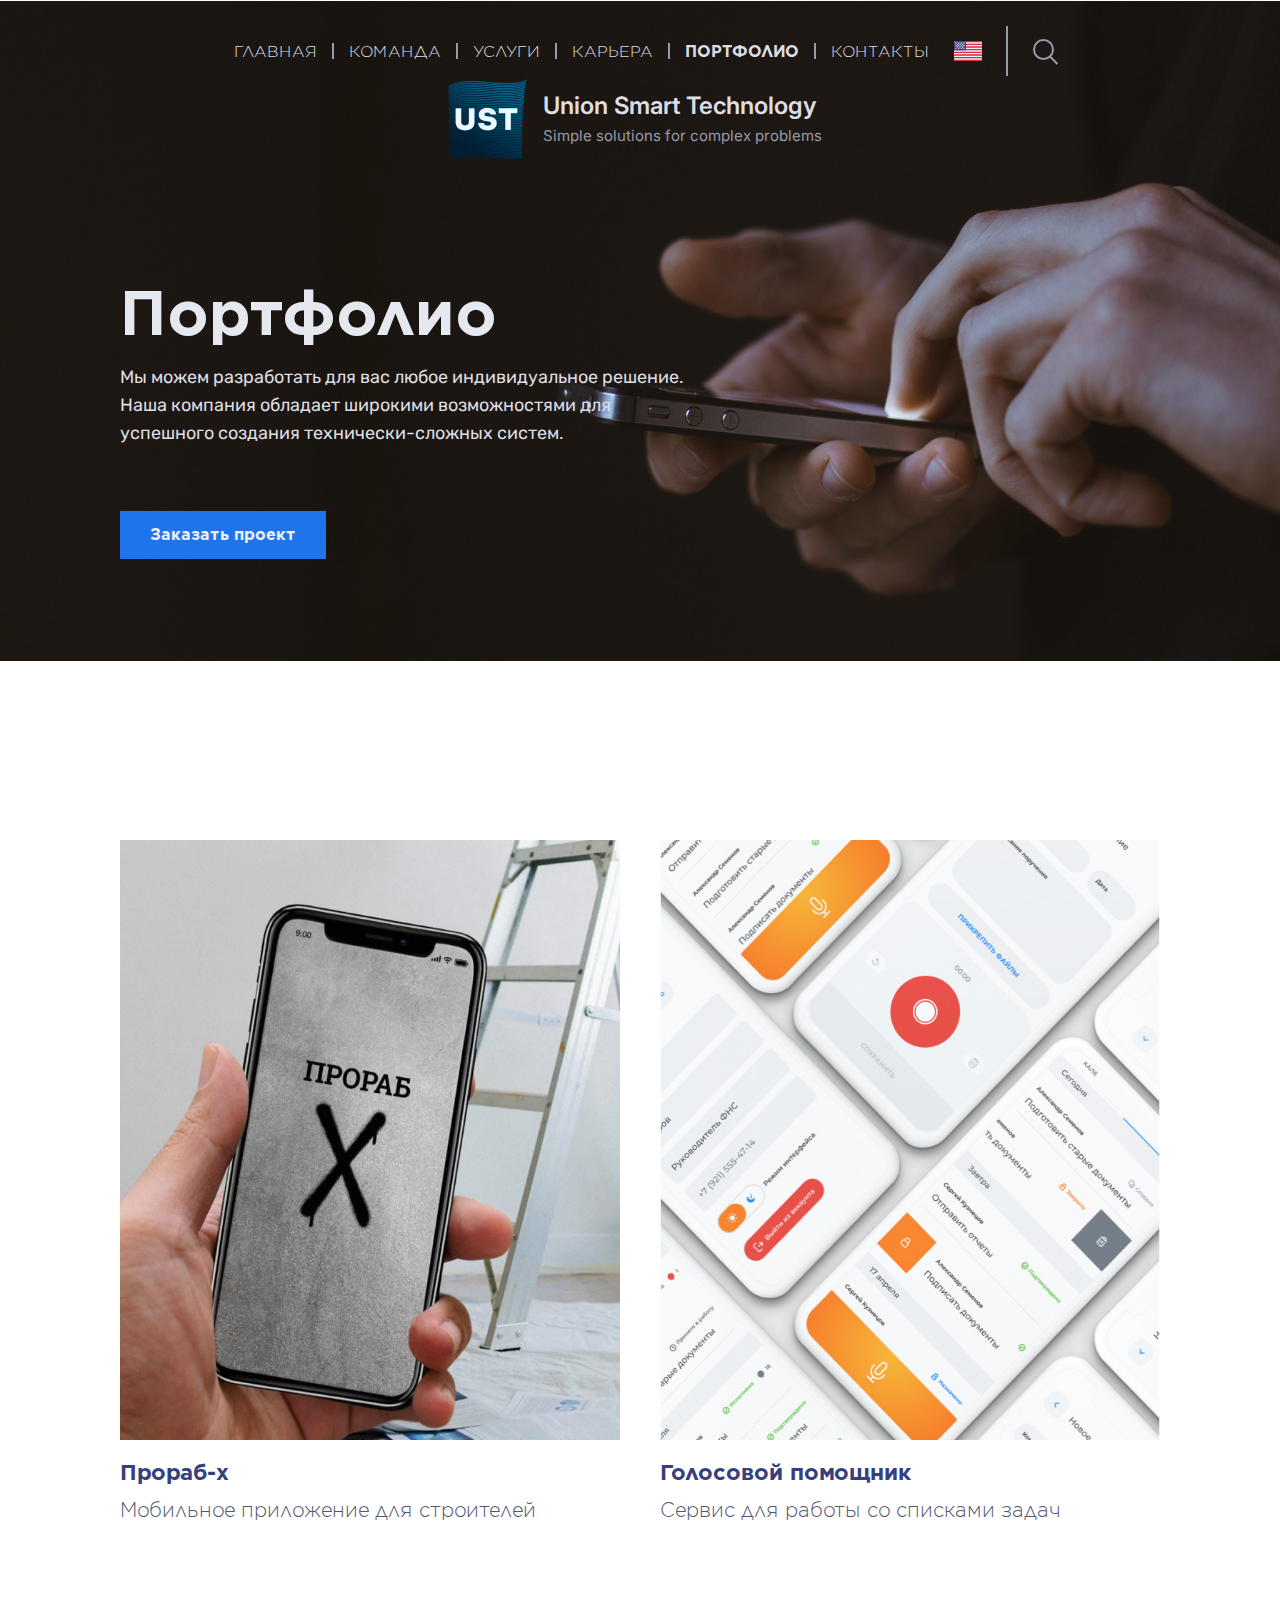
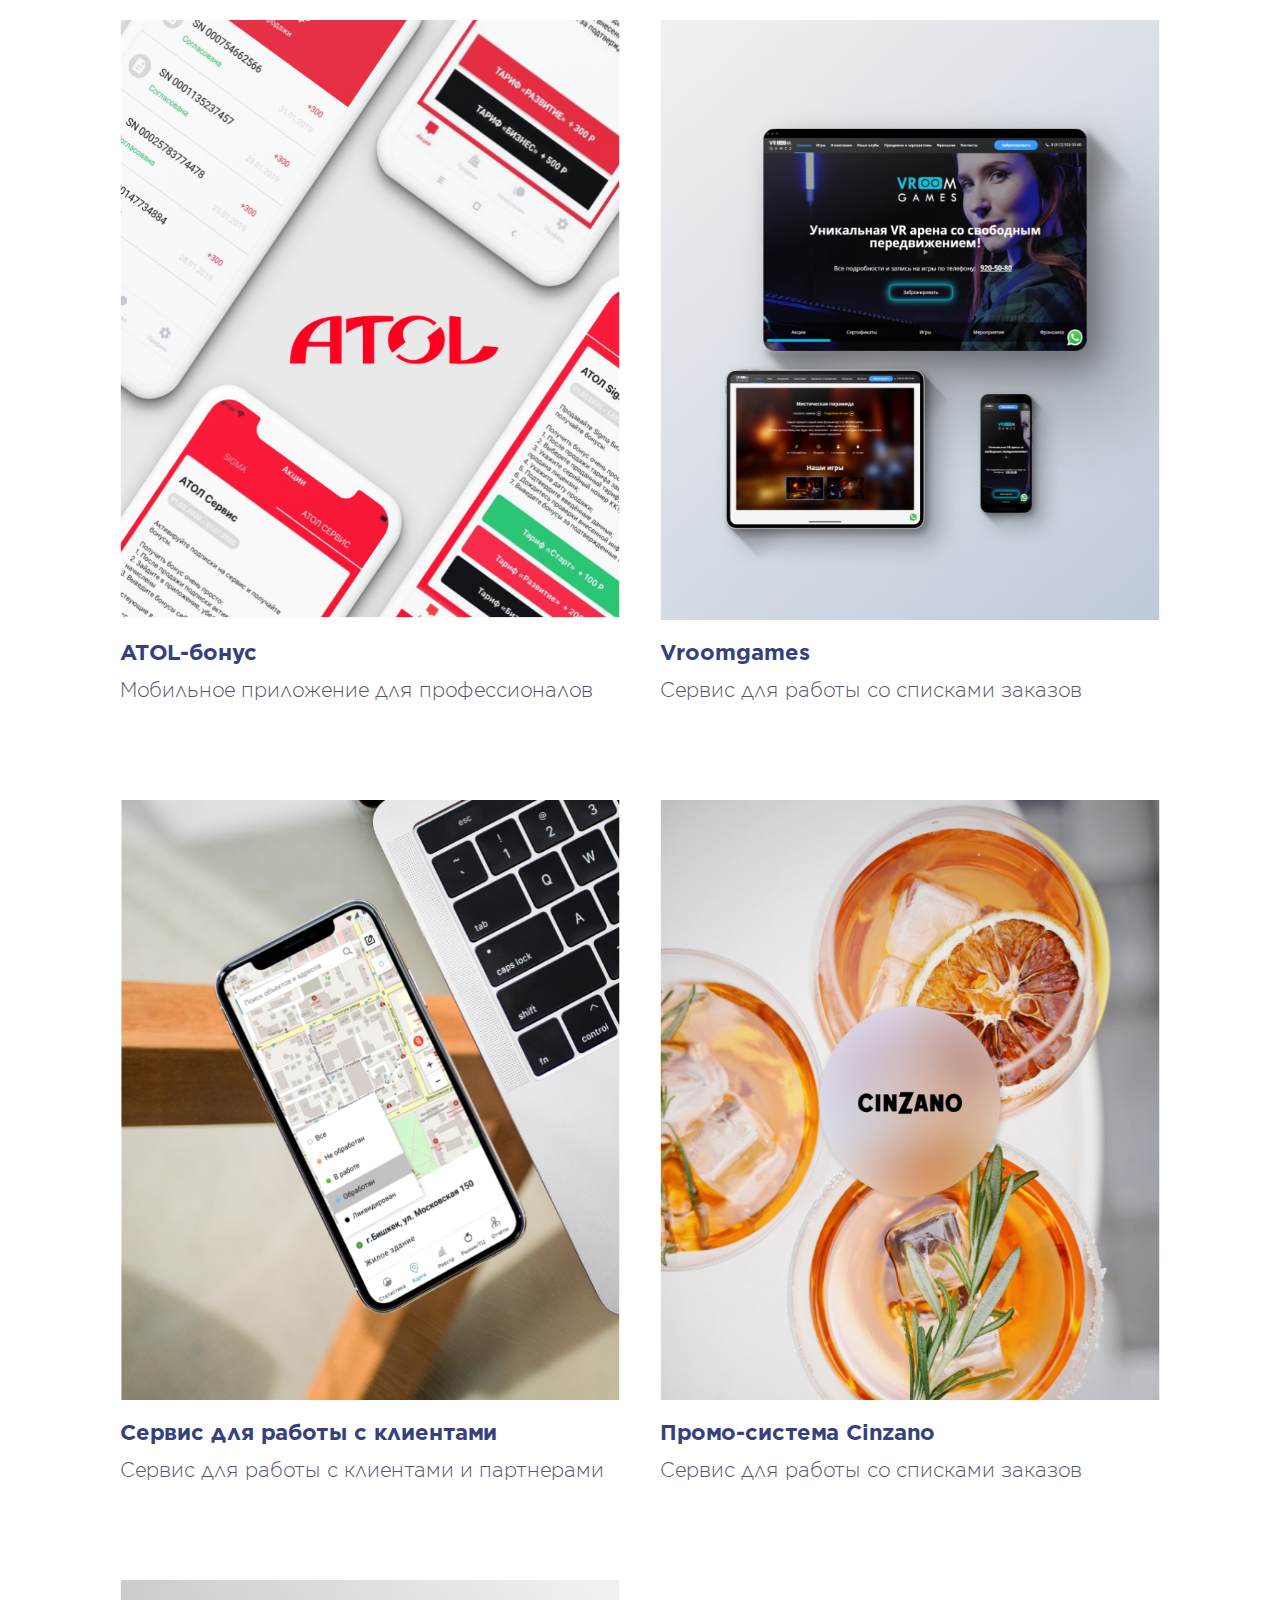
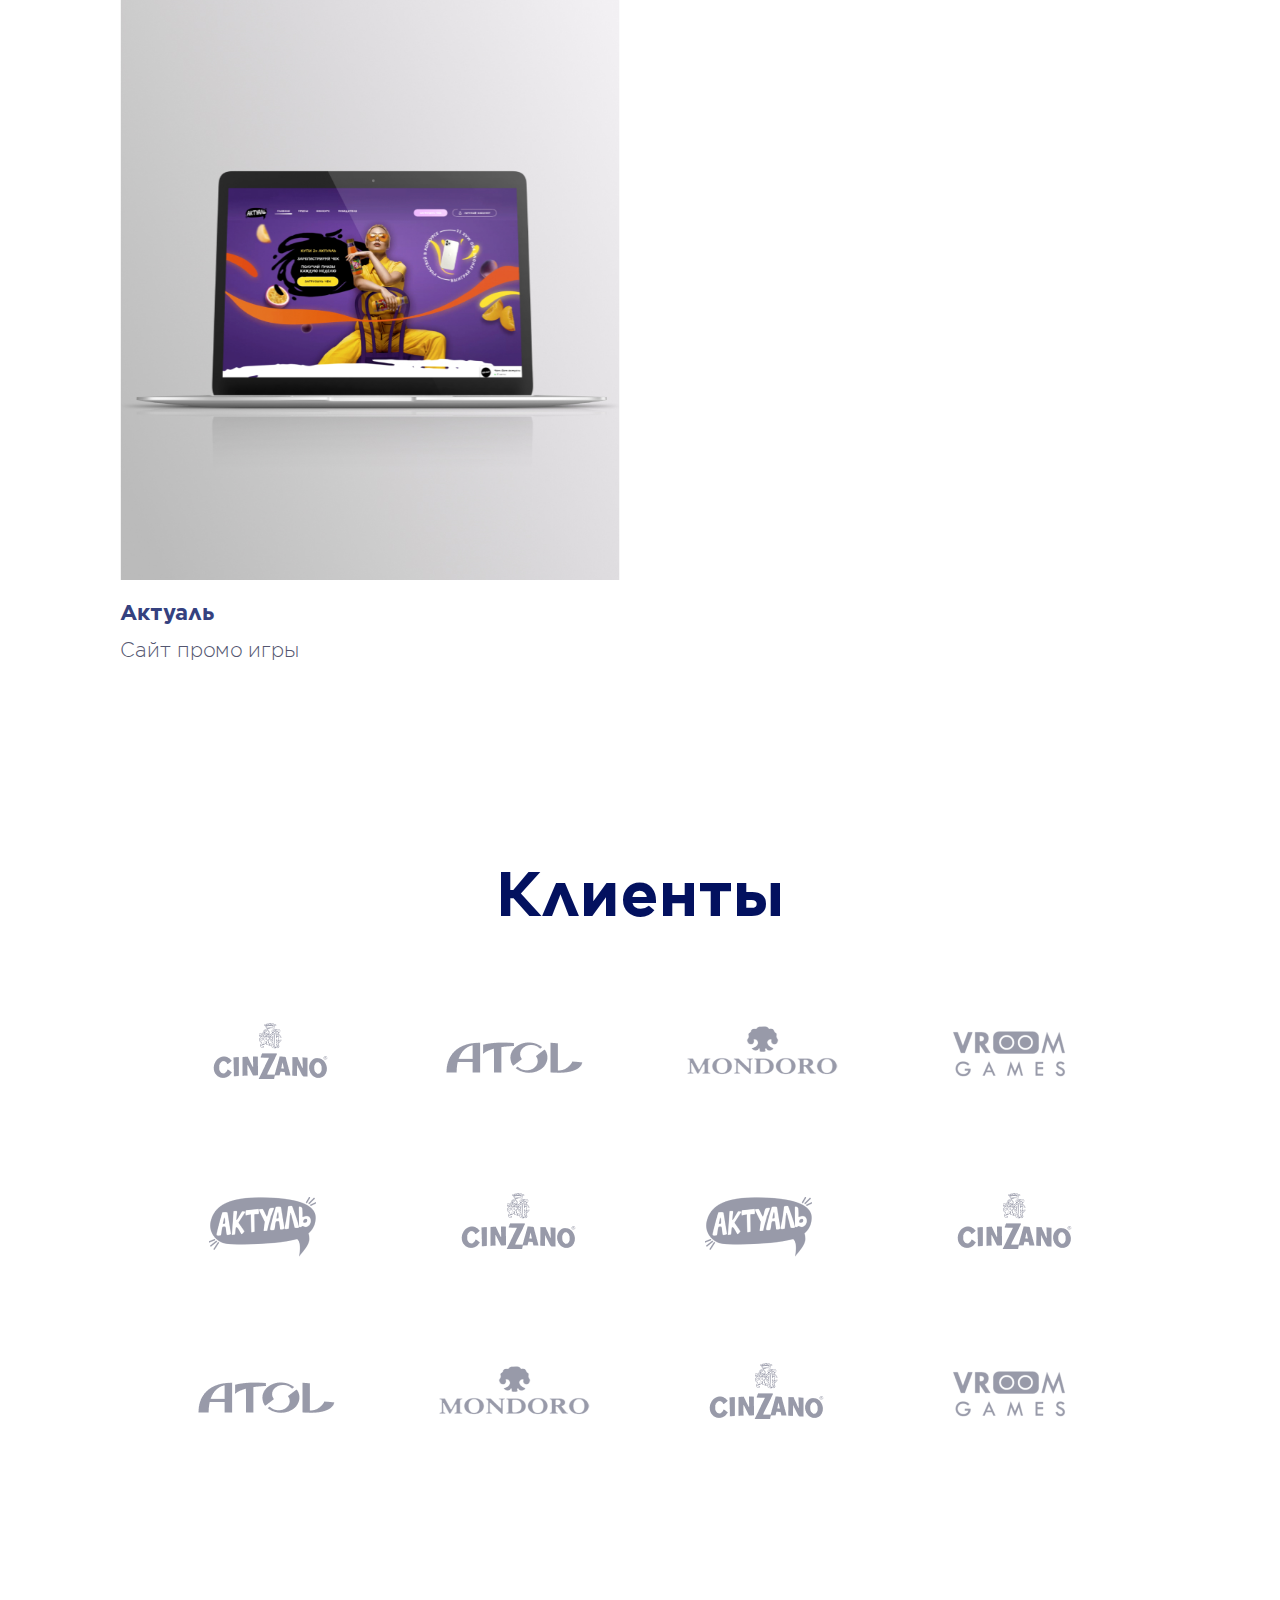
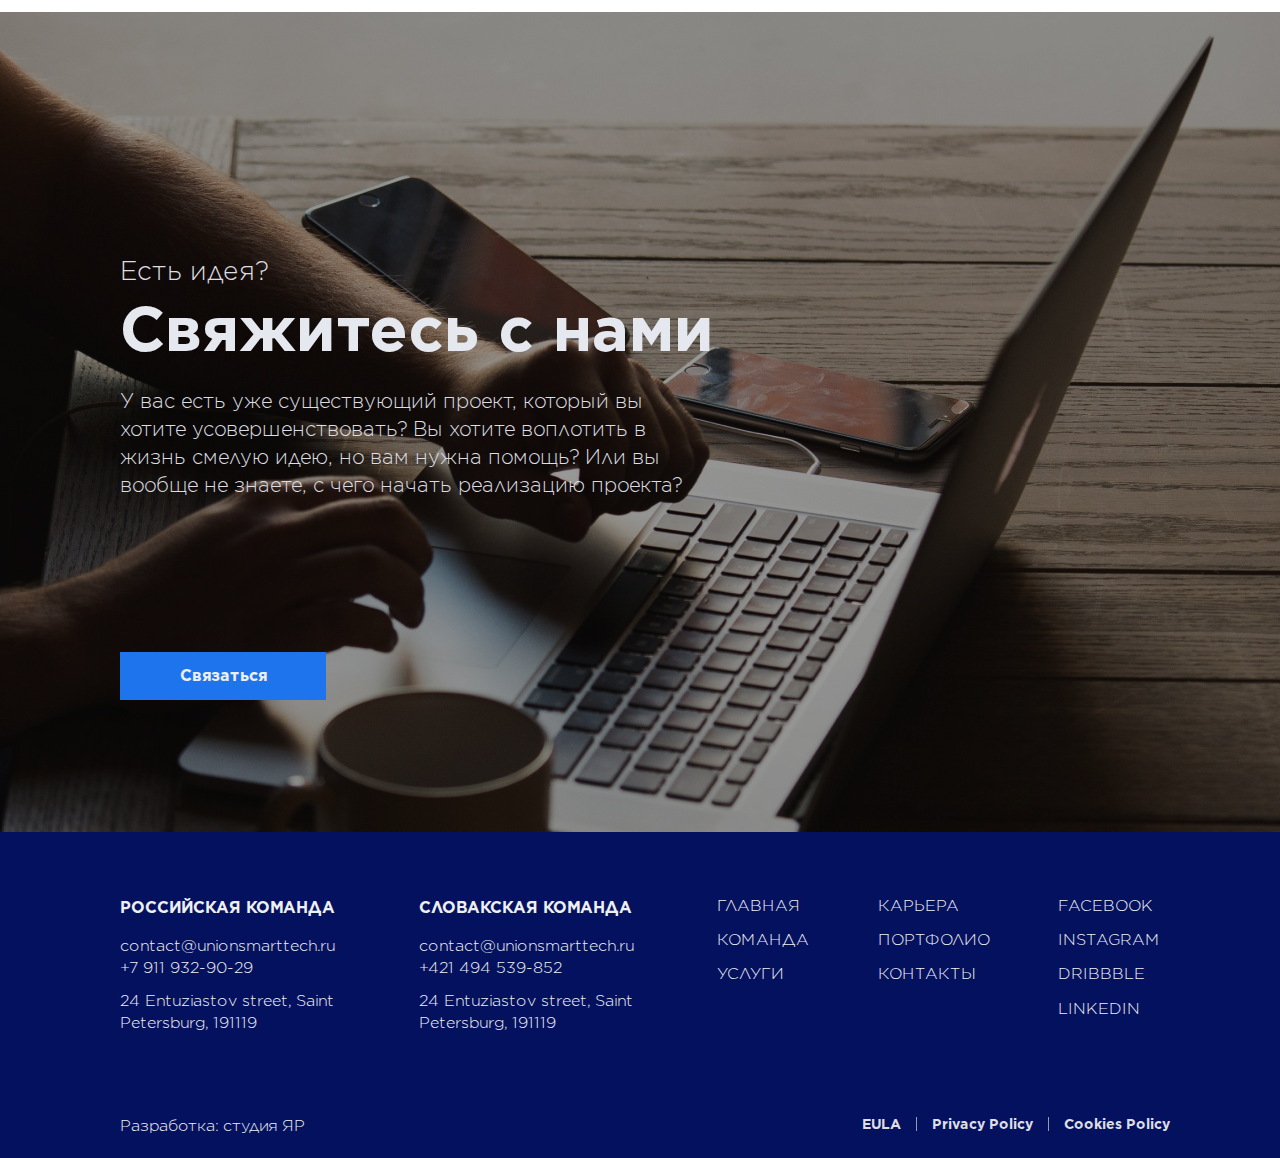
<file: portfolio.html>
<!DOCTYPE html>
<html lang="ru">
<head>
<meta charset="UTF-8">
<meta http-equiv="X-UA-Compatible" content="IE=edge">
<meta name="viewport" content="width=device-width, initial-scale=1.0">
<title>portfolio</title>
<link rel="stylesheet" href="css/reset.css">
<link rel="stylesheet" href="css/styles.css">
<link rel="preconnect" href="https://fonts.googleapis.com">
<link rel="preconnect" href="https://fonts.gstatic.com" crossorigin>
<link href="https://fonts.googleapis.com/css2?family=Inter:wght@400;600&family=Roboto:wght@400;500&family=Rubik:wght@400;500&display=swap" rel="stylesheet">
</head>
<body>
<div class="page-content">
    <div class="banner portfolio-page__section">
        <header>
            <div class="logo">
                <div class="logo__pic"></div>
                <div class="logo__text">
                    <p class="logo__headline">Union Smart Technology</p>
                    <p class="logo__caption">Simple solutions for complex problems</p>
                </div>
            </div>
            <div class="menu-burger__header">
                <span></span>
            </div>
            <nav>
                <ul>
                    <li>
                        <a href="index.html" title="Главная">Главная</a>
                    </li>
                    <li>
                        <a href="team.html" title="Команда">Команда</a>
                    </li>
                    <li>
                        <a href="services.html" title="Услуги">Услуги</a>
                    </li>
                    <li>
                        <a href="career.html" title="Kарьера">карьера</a>
                    </li>
                    <li>
                        <a href="portfolio.html" title="Портфолио" class="current-page">Портфолио</a>
                    </li>
                    <li>
                        <a href="#" title="Контакты">Контакты</a>
                    </li>
                </ul>
                <div class="usa-icon">
                    <object type="image/svg+xml" data="images/US.svg"></object>
                </div>
                <div class="icon-search">
                    <a href="#" title="Поиск"><img src="images/Vector.svg" alt="search"></a>
                </div>
                <div class="nav__social-media">
                    <a href="https://ru.linkedin.com/" title="Linkedin" target="_blank"><img src="images/linked.svg" alt="linkedin"></a>
                    <a href="https://www.google.ru/" title="Google" target="_blank"><img src="images/union.svg" alt="google"></a>
                    <a href="https://www.facebook.com/" title="Facebook" target="_blank"><img src="images/vector5.svg" alt="facebook"></a>
                    <a href="https://dribbble.com/" title="Dribbble" target="_blank"><img src="images/vector6.svg" alt="dribbble"></a>
                </div>
            </nav>
        </header>
        <div class="banner__content">
            <h1 class="banner__title portfolio-page__section">Портфолио</h1>
            <p class="banner__text portfolio-page__section">Мы можем разработать для вас любое индивидуальное решение. Наша компания обладает широкими возможностями для успешного создания технически-сложных систем.</p>
            <a href="services.html" title="Заказать проект" class="button">Заказать проект</a>
        </div>
    </div>
    <div class="portfolio-gallery clearfix">
        <figure>
                <div class="img-container">
                    <img src="images/image.jpg" title="Прораб-х" alt="app">
                </div>
            <figcaption>
                <div class="figcaption__title">Прораб-x</div>
                <div class="figcaption__text">Мобильное приложение для строителей</div>
            </figcaption>
        </figure>
        <figure>
            <div class="img-container">
                <img src="images/image1.jpg" title="Голосовой помощник" alt="app">
            </div>
            <figcaption>
                <div class="figcaption__title">Голосовой помощник</div>
                <div class="figcaption__text">Сервис для работы со списками задач</div>
            </figcaption>
        </figure>
        <figure>
            <div class="img-container">
                <img src="images/image2.jpg" title="ATOL-бонус" alt="app">
            </div>
            <figcaption>
                <div class="figcaption__title">ATOL-бонус</div>
                <div class="figcaption__text">Мобильное приложение для профессионалов</div>
            </figcaption>
        </figure>
        <figure>
            <div class="img-container">
                <img src="images/image3.jpg" title="Vroomgames" alt="app">
            </div>
            <figcaption>
                <div class="figcaption__title">Vroomgames</div>
                <div class="figcaption__text">Сервис для работы со списками заказов</div>
            </figcaption>
        </figure>
        <figure>
            <div class="img-container">
                <img src="images/image4.jpg" title="Сервис для работы с клиентами" alt="app">
            </div>
            <figcaption>
                <div class="figcaption__title">Сервис для работы с клиентами</div>
                <div class="figcaption__text">Сервис для работы с клиентами и партнерами</div>
            </figcaption>
        </figure>
        <figure>
            <div class="img-container">
                <img src="images/image5.jpg" title="Промо-система Cinzano" alt="app">
            </div>
            <figcaption>
                <div class="figcaption__title">Промо-система Cinzano</div>
                <div class="figcaption__text">Сервис для работы со списками заказов</div>
            </figcaption>
        </figure>
        <figure>
            <div class="img-container">
                <img src="images/image6.jpg" title="Актуаль" alt="app">
            </div>
            <figcaption>
                <div class="figcaption__title">Актуаль</div>
                <div class="figcaption__text">Сайт промо игры</div>
            </figcaption>
        </figure>
    </div>
    <div class="clients portfolio-page__section">
        <h2 class="headline">Клиенты</h2>
        <div class="clearfix">
            <div class="label label-cinzano"></div>
            <div class="label label-atol"></div>
            <div class="label label-mondoro"></div>
            <div class="label label-vroom"></div>
            <div class="label label-actual"></div>
            <div class="label label-cinzano"></div>
            <div class="label label-actual"></div>
            <div class="label label-cinzano"></div>
            <div class="label label-atol"></div>
            <div class="label label-mondoro"></div>
            <div class="label label-cinzano"></div>
            <div class="label label-vroom"></div>
        </div>
    </div>
    <div class="bottom-banner portfolio-page__section">
        <div class="bottom-banner__content portfolio-page__section">
            <p class="bottom-banner__caption">Есть идея?</p>
            <h1 class="bottom-banner__title portfolio-page__section">Свяжитесь с нами</h1>
            <p class="bottom-banner__text portfolio-page__section">У вас есть уже существующий проект, который вы хотите усовершенствовать? <span>Вы хотите воплотить в жизнь смелую идею, но вам нужна помощь?</span> Или вы вообще не знаете, с чего начать реализацию проекта?</p>
            <a href="#" title="Связаться" class="button">Связаться</a>
        </div>
    </div>
</div>
    <footer>
    <div class="footer__wrapper">
        <div class="footer__container">
            <div class="team">
                <p class="team__name">Российская команда</p>
                <a href="mailto:contact@unionsmarttech.ru" title="email">contact@unionsmarttech.ru</a>
                <a href="tel:+7911932-90-29" title="tel">+7 911 932-90-29</a>
                <p class="adress">24 Entuziastov street, Saint Petersburg, 191119</p>
            </div>
            <div class="team">
                <p class="team__name">Словакская команда</p>
                <a href="mailto:contact@unionsmarttech.ru" title="email">contact@unionsmarttech.ru</a>
                <a href="tel:+421494539-852" title="tel">+421 494 539-852</a>
                <p class="adress">24 Entuziastov street, Saint Petersburg, 191119</p>
            </div>
            <div class="nav-1 nav">
                <ul>
                    <li>
                        <a href="index.html" title="Главная">главная</a>
                    </li>
                    <li>
                        <a href="team.html" title="Команда">Команда</a>
                    </li>
                    <li>
                        <a href="services.html" title="Услуги">Услуги</a>
                    </li>
                </ul>
            </div>
            <div class="nav-2 nav">
                <ul>
                    <li>
                        <a href="career.html" title="Карьера">Карьера</a>
                    </li>
                    <li>
                        <a href="portfolio.html" title="Портфолио">Портфолио</a>
                    </li>
                    <li>
                        <a href="#" title="Контакты">Контакты</a>
                    </li>
                </ul>
            </div>
            <div class="social-media">
                <ul>
                    <li>
                        <a href="https://www.facebook.com/" title="Facebook" target="_blank">Facebook</a>
                    </li>
                    <li>
                        <a href="https://www.instagram.com/" title="Instagram" target="_blank">instagram</a>
                    </li>
                    <li>
                        <a href="https://dribbble.com/" title="Dribbble" target="_blank">Dribbble</a>
                    </li>
                    <li>
                        <a href="https://ru.linkedin.com/" title="Linkedin" target="_blank">linkedin</a>
                    </li>
                </ul>
            </div>
        </div>
        <div class="links-icons">
            <a href="https://ru.linkedin.com/" title="Linkedin" target="_blank" class="linkedin"></a>
            <a href="https://www.google.ru/" title="Google" target="_blank" class="google"></a>
            <a href="https://www.facebook.com/" title="Facebook" target="_blank" class="facebook"></a>
            <a href="https://dribbble.com/" title="Dribbble" target="_blank" class="dribbble"></a>
            <a href="https://www.instagram.com/" title="Instagram" target="_blank" class="instagram"></a>
        </div>
        <div class="policy">
            <p>Разработка: студия ЯР</p>
            <ul>
                <li>
                    <a href="#" title="EULA" target="_blank">EULA</a>
                </li>
                <li>
                    <a href="#" title="Privacy Policy" target="_blank">Privacy Policy</a>
                </li>
                <li>
                    <a href="#" title="Cookies Policy" target="_blank">Cookies Policy</a>
                </li>
            </ul>
        </div>
    </div>
</footer>
<script src="js/menu.js"></script>
</body>
</html>
</file>
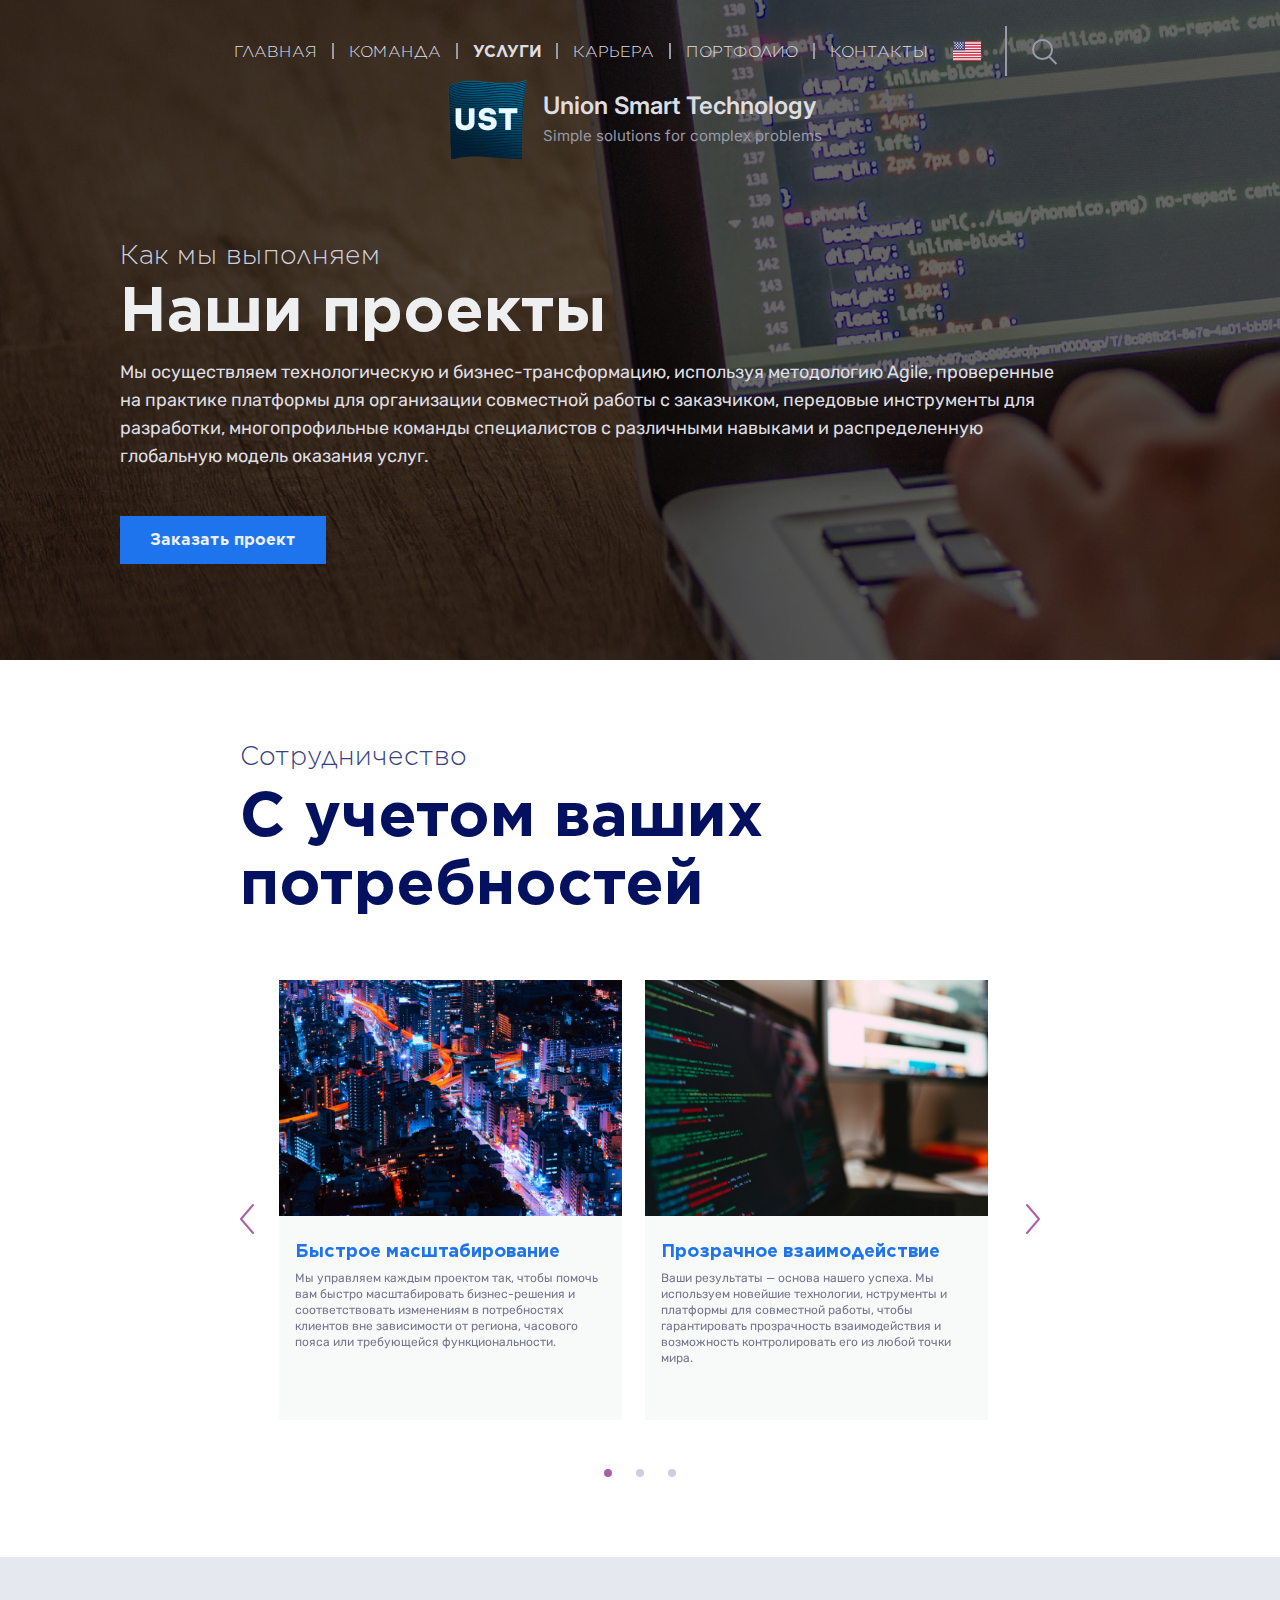
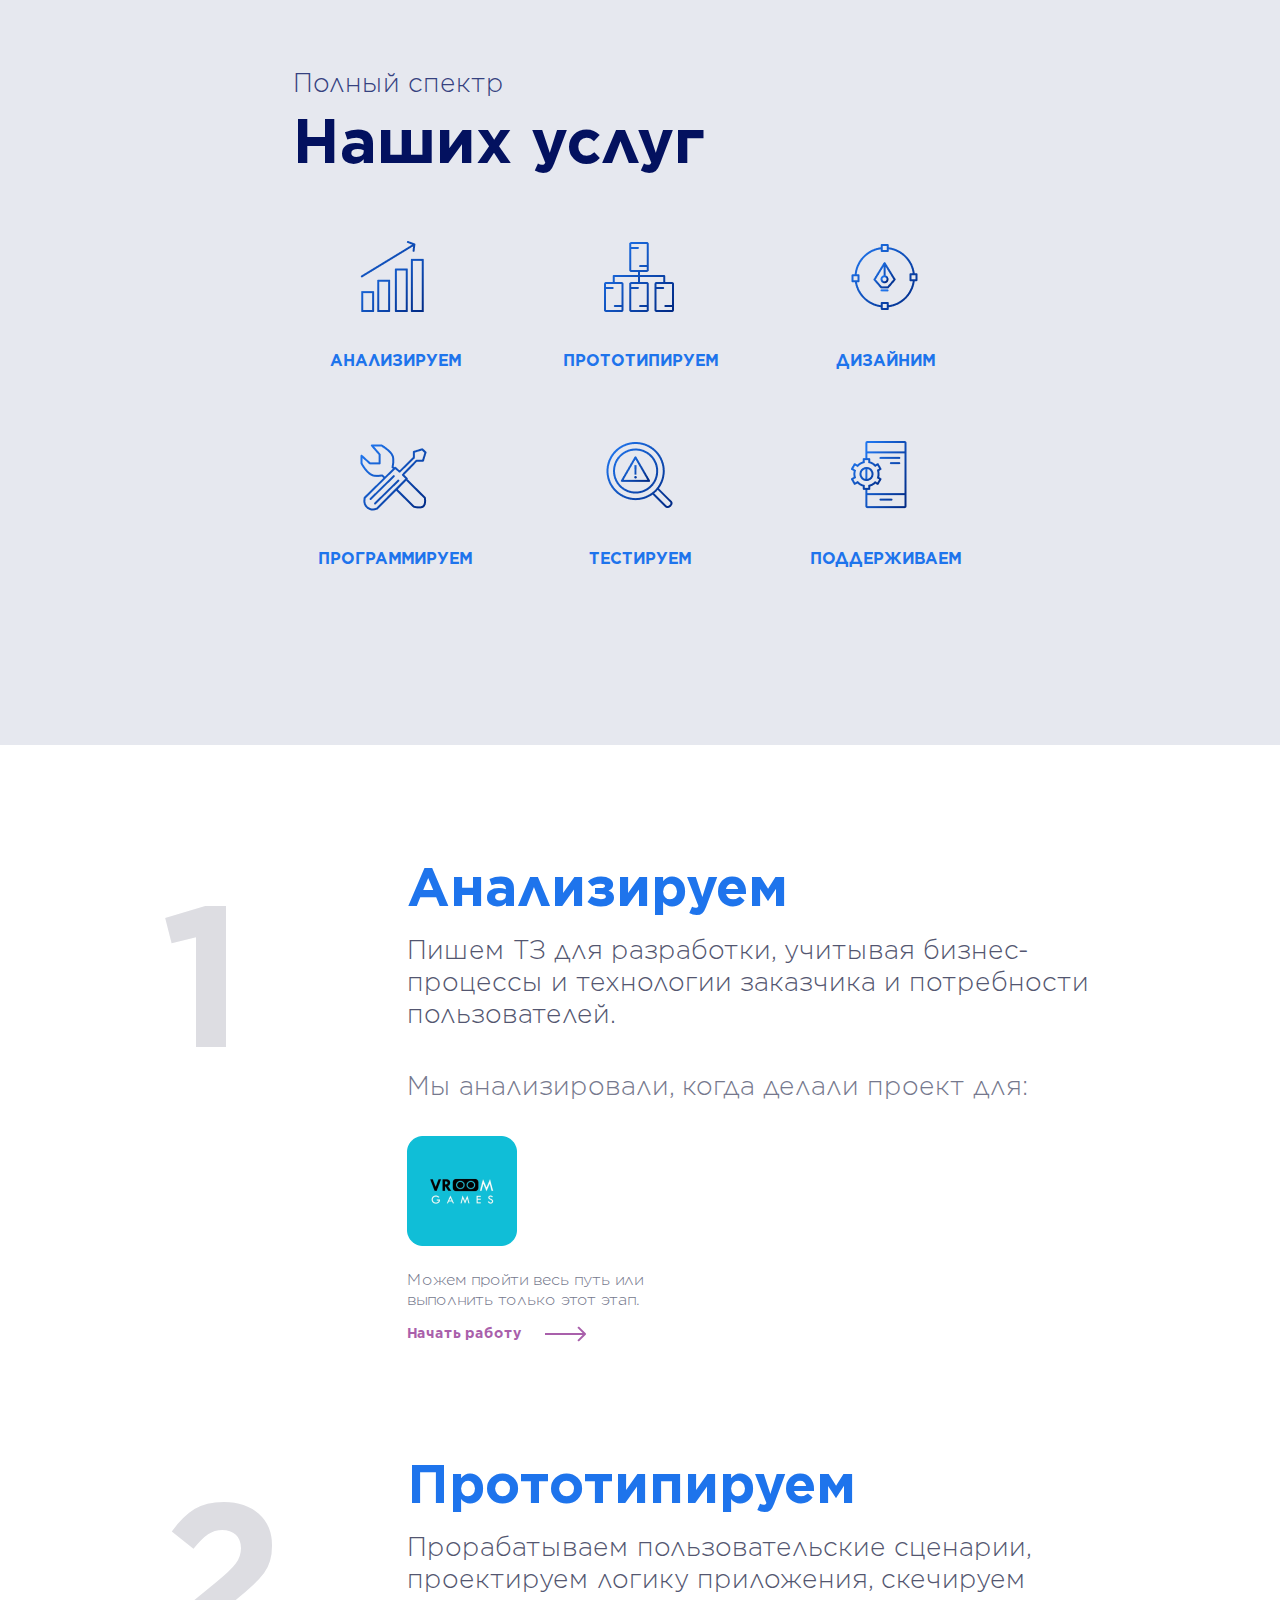
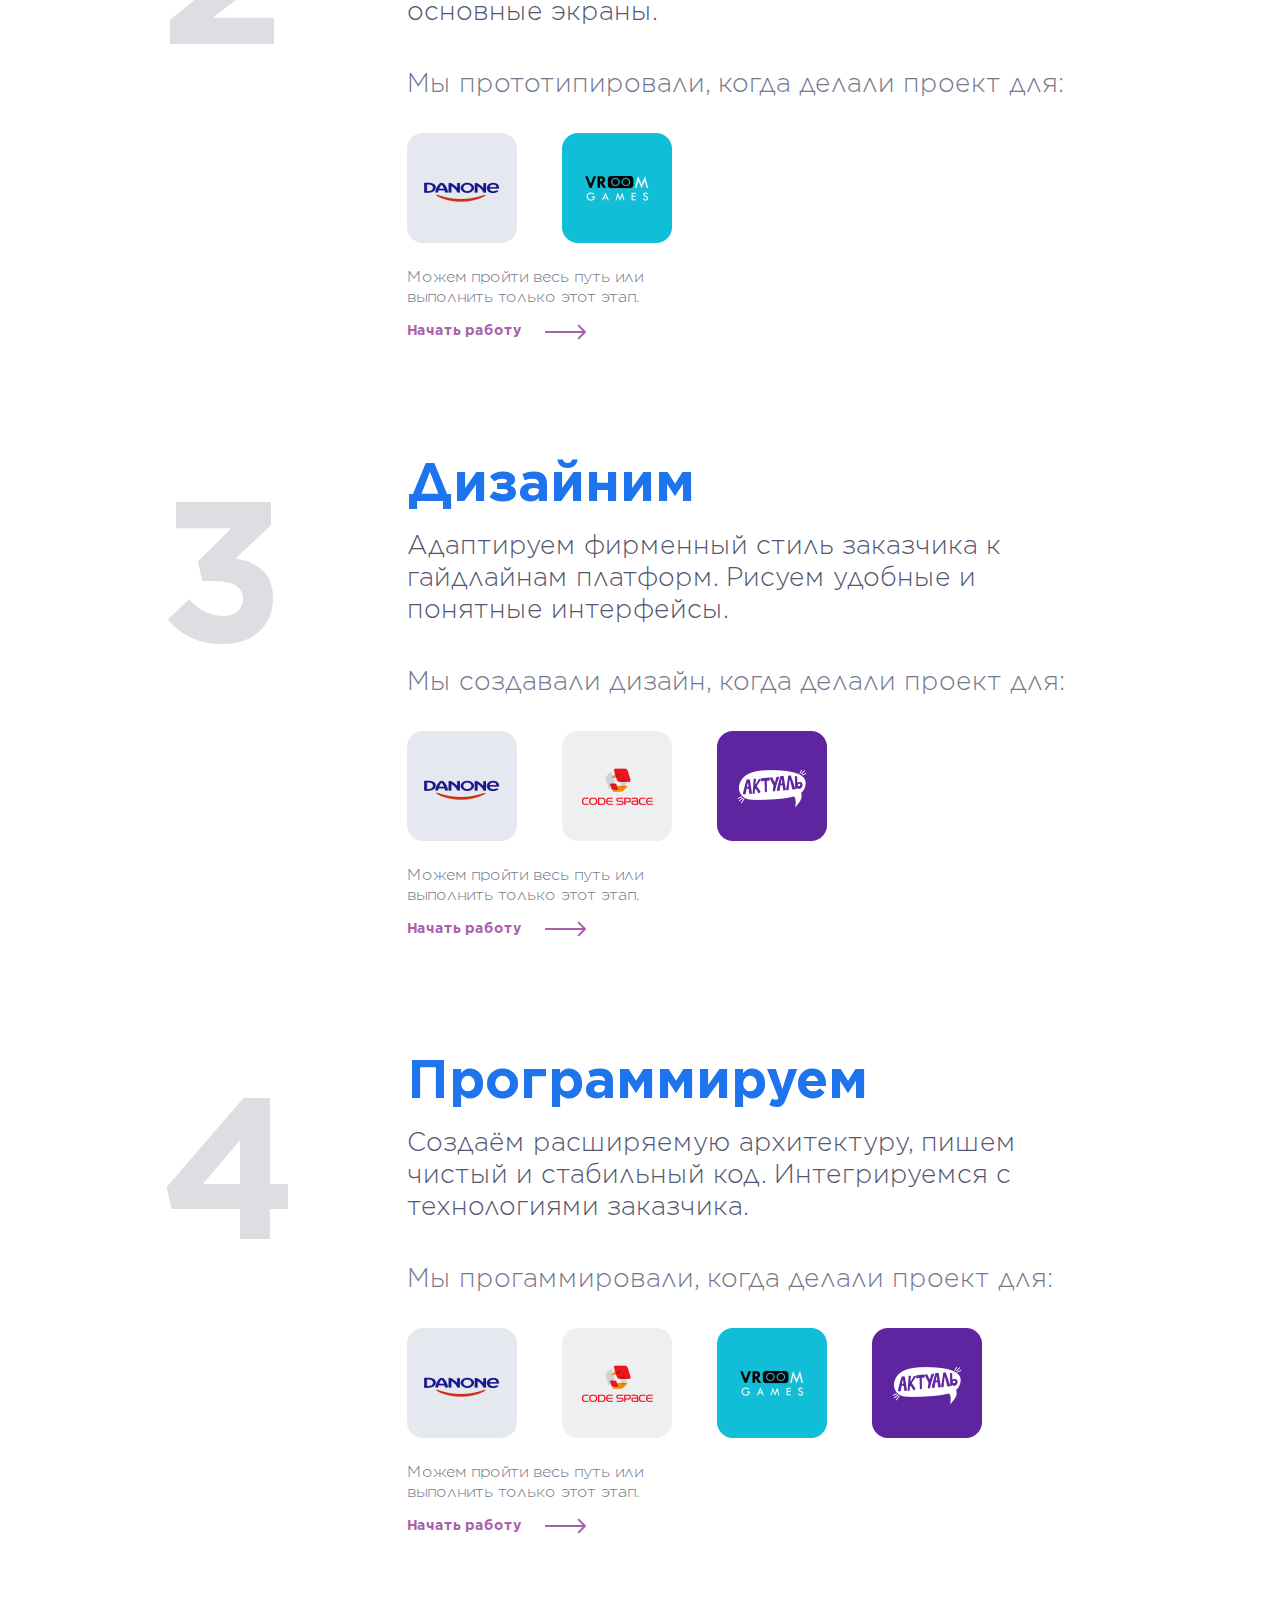
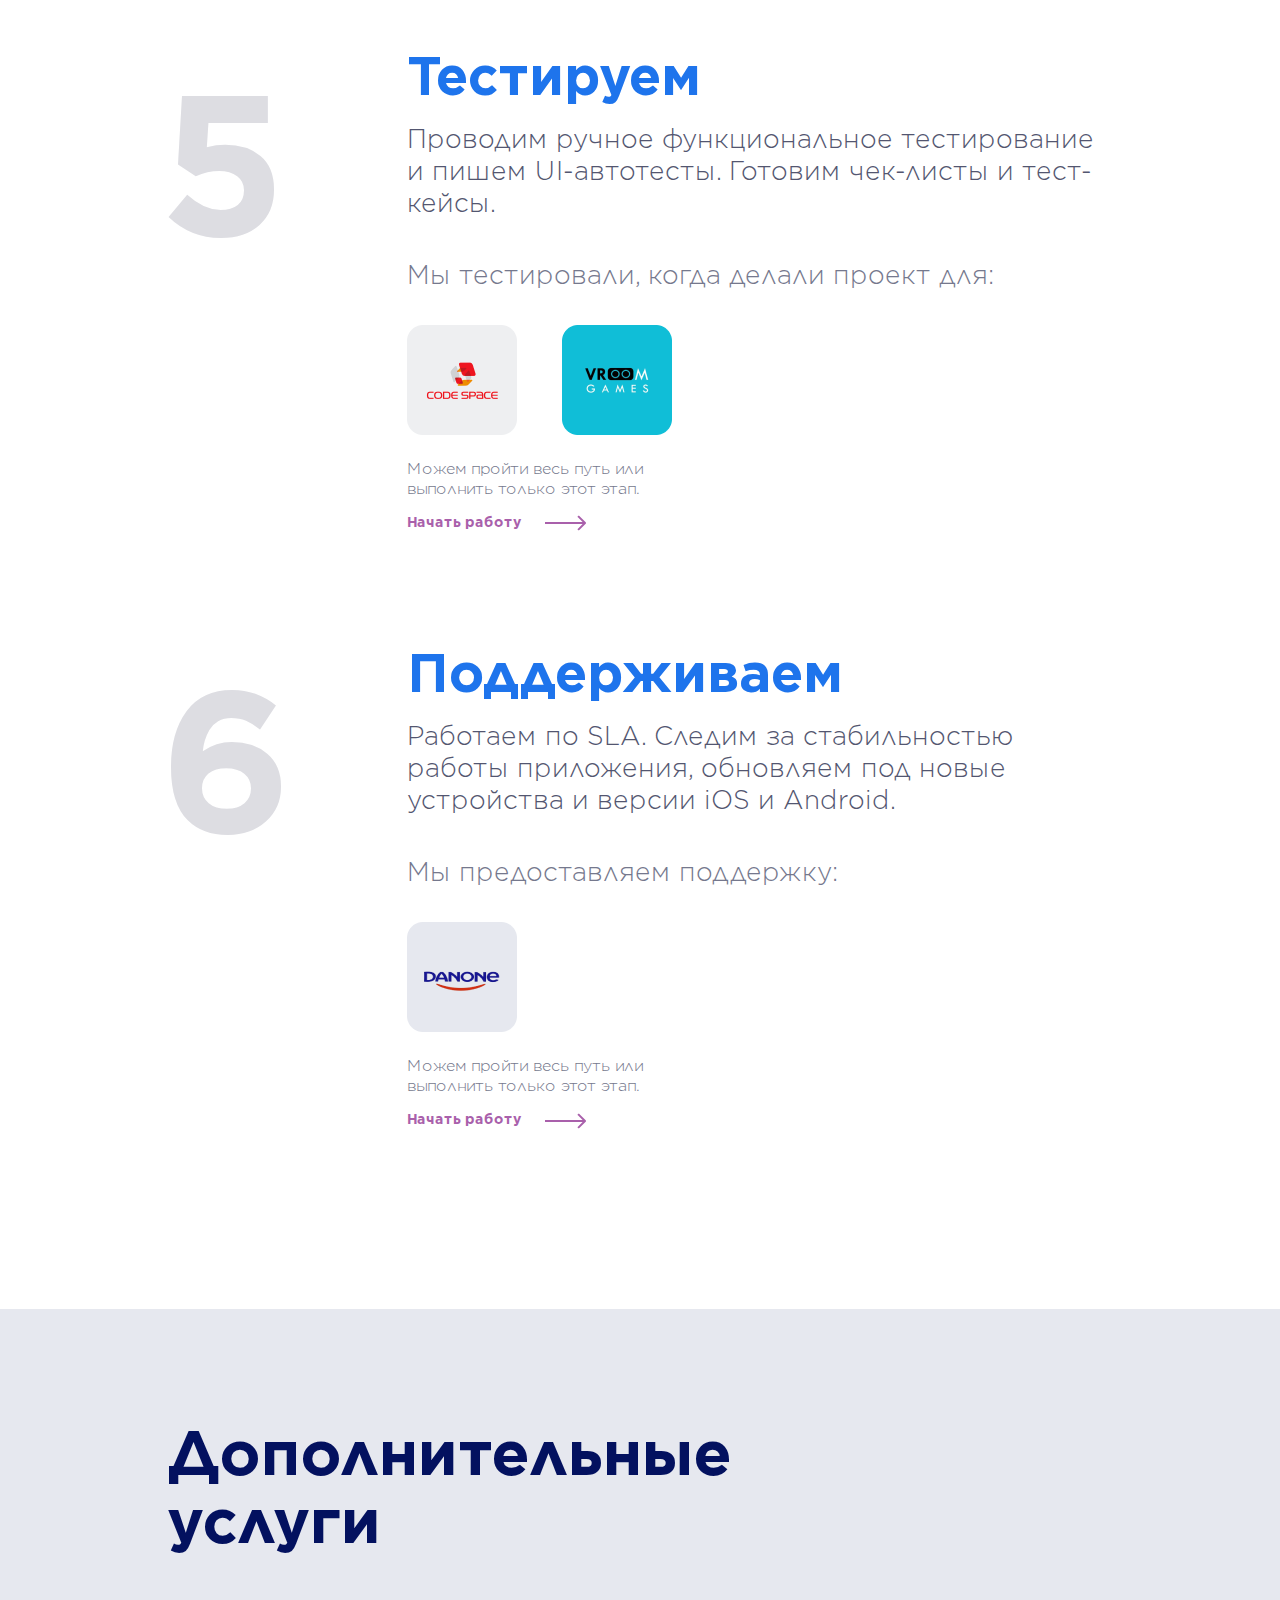
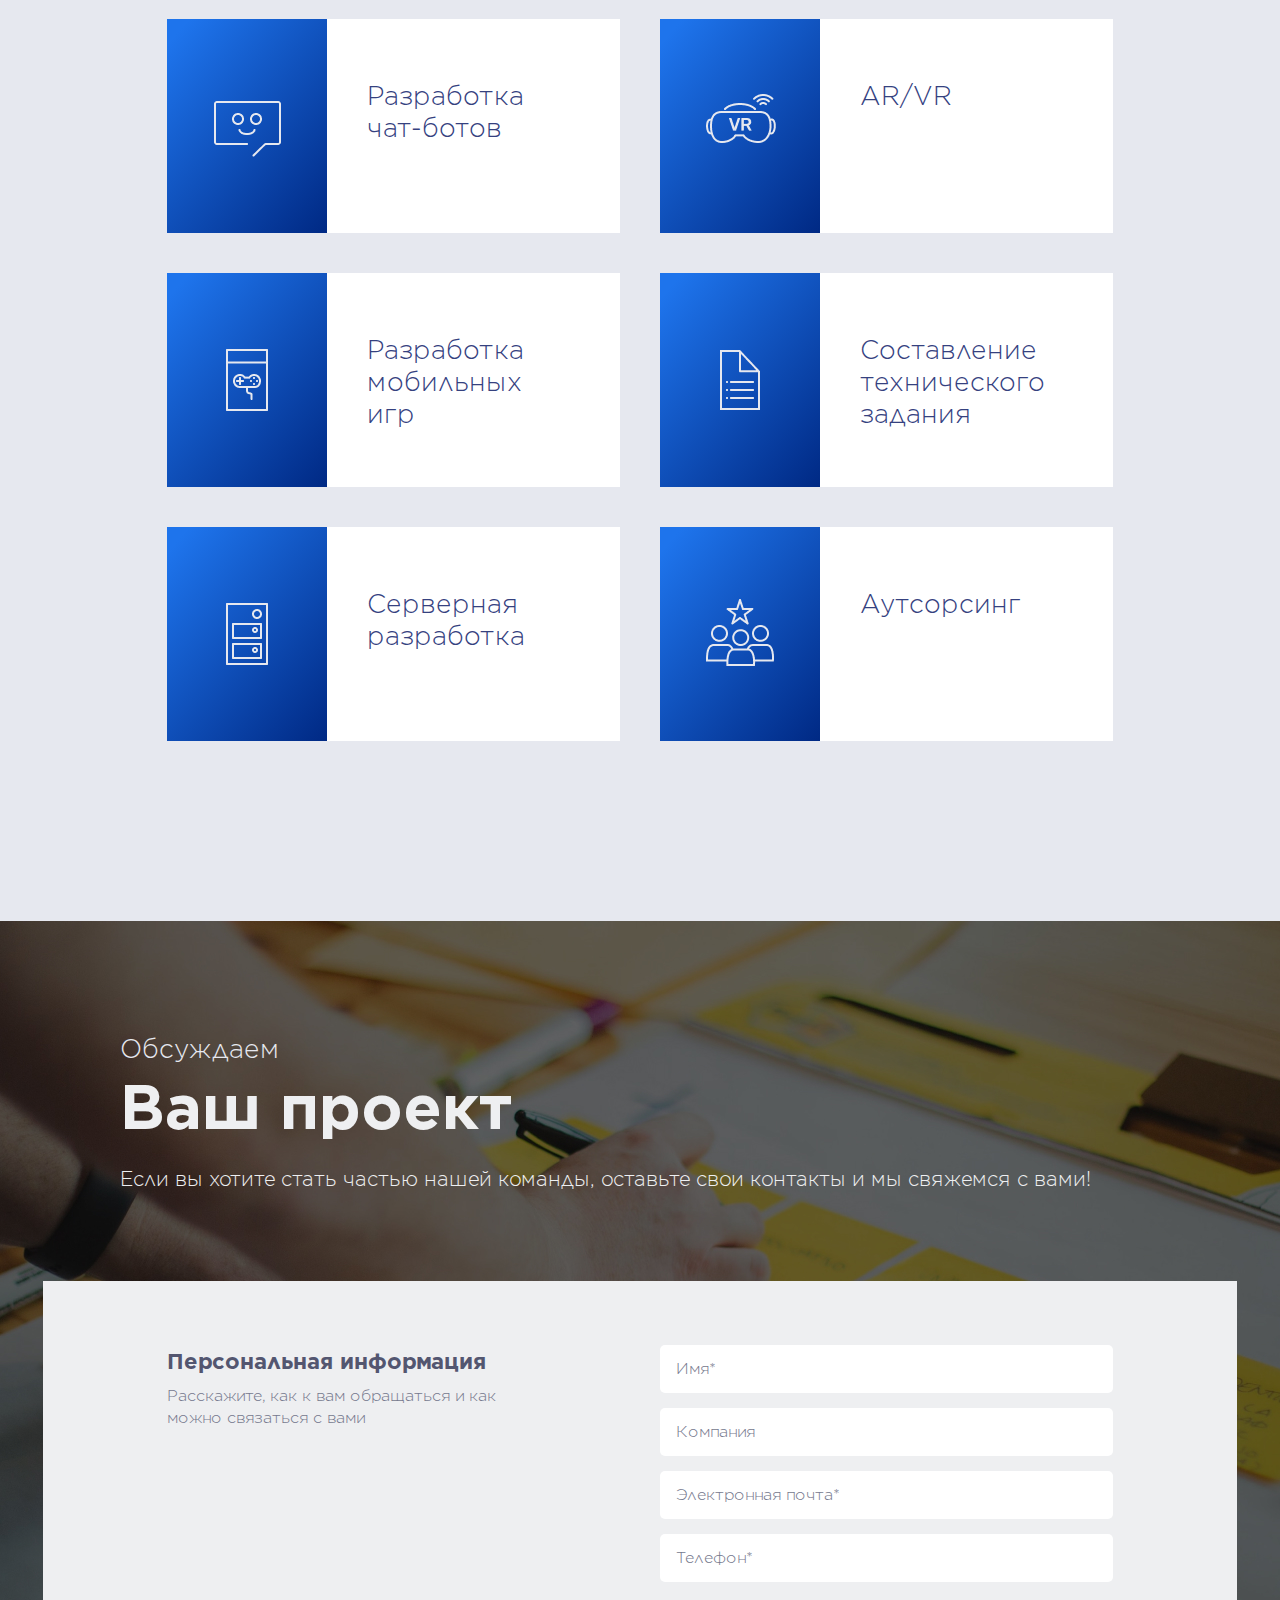
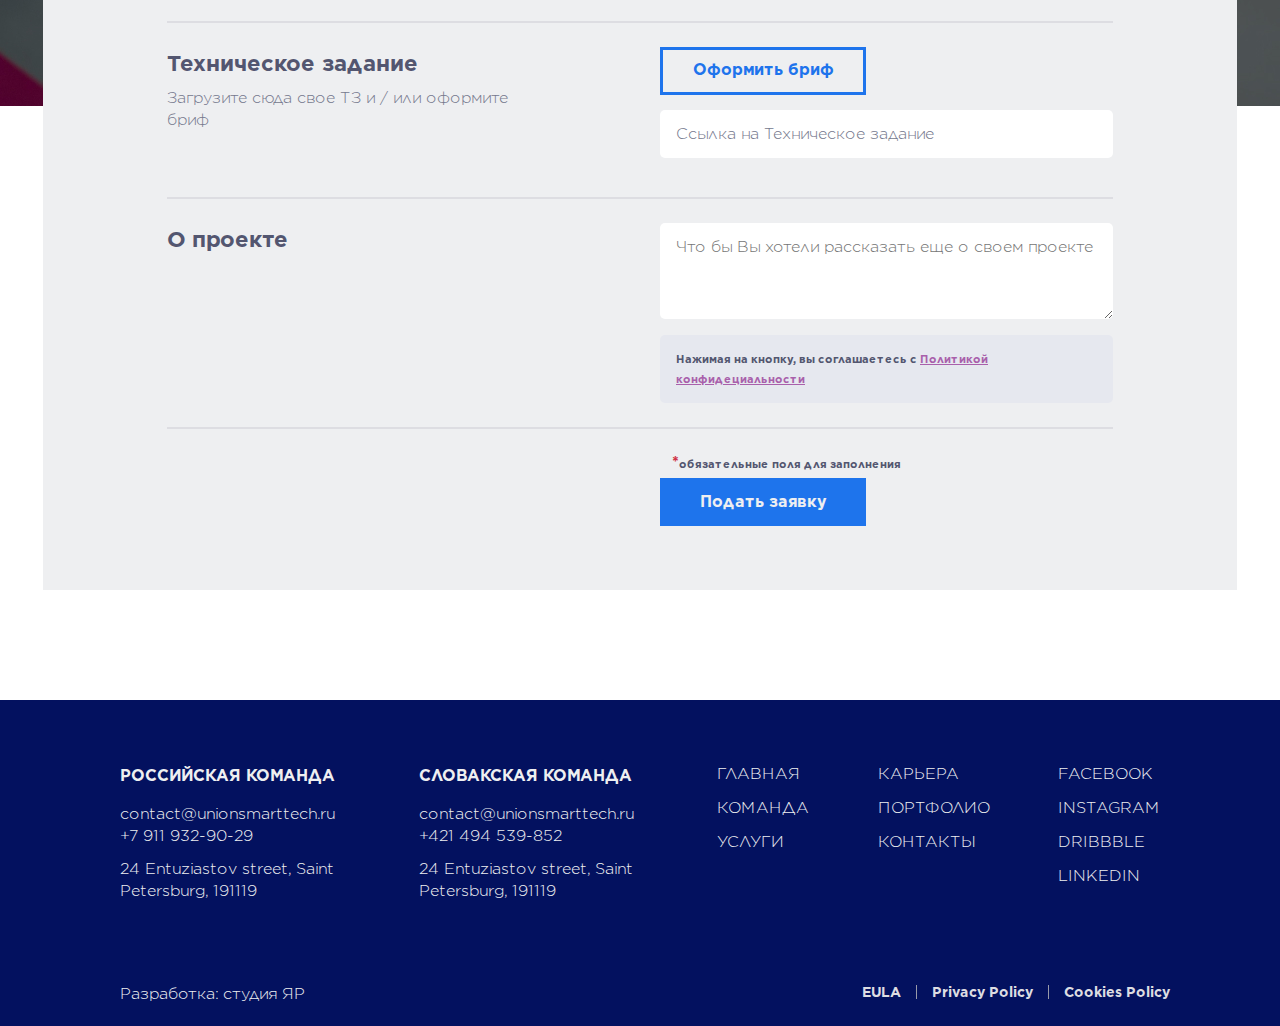
<file: services.html>
<!DOCTYPE html>
<html lang="ru">
<head>
<meta charset="UTF-8">
<meta http-equiv="X-UA-Compatible" content="IE=edge">
<meta name="viewport" content="width=device-width, initial-scale=1.0">
<title>services</title>
<link rel="stylesheet" href="css/reset.css">
<link rel="stylesheet" href="css/styles.css">
<link rel="preconnect" href="https://fonts.googleapis.com">
<link rel="preconnect" href="https://fonts.gstatic.com" crossorigin>
<link href="https://fonts.googleapis.com/css2?family=Inter:wght@400;600&family=Roboto:wght@400;500&family=Rubik:wght@400;500&display=swap" rel="stylesheet">
</head>
<body>
<div class="page-content services-page__section">
    <div class="banner">
        <header>
            <div class="logo">
                <div class="logo__pic"></div>
                <div class="logo__text">
                    <p class="logo__headline">Union Smart Technology</p>
                    <p class="logo__caption">Simple solutions for complex problems</p>
                </div>
            </div>
            <div class="menu-burger__header">
                <span></span>
            </div>
            <nav>
                <ul>
                    <li>
                        <a href="index.html" title="Главная">Главная</a>
                    </li>
                    <li>
                        <a href="team.html" title="Команда">Команда</a>
                    </li>
                    <li>
                        <a href="services.html" title="Услуги" class="current-page">Услуги</a>
                    </li>
                    <li>
                        <a href="career.html" title="Kарьера">карьера</a>
                    </li>
                    <li>
                        <a href="portfolio.html" title="Портфолио">Портфолио</a>
                    </li>
                    <li>
                        <a href="#" title="Контакты">Контакты</a>
                    </li>
                </ul>
                <div class="usa-icon">
                    <object type="image/svg+xml" data="images/US.svg"></object>
                </div>
                <div class="icon-search">
                    <a href="#" title="Поиск"><img src="images/Vector.svg" alt="search"></a>
                </div>
                <div class="nav__social-media">
                    <a href="https://ru.linkedin.com/" title="Linkedin" target="_blank"><img src="images/linked.svg" alt="linkedin"></a>
                    <a href="https://www.google.ru/" title="Google" target="_blank"><img src="images/union.svg" alt="google"></a>
                    <a href="https://www.facebook.com/" title="Facebook" target="_blank"><img src="images/vector5.svg" alt="facebook"></a>
                    <a href="https://dribbble.com/" title="Dribbble" target="_blank"><img src="images/vector6.svg" alt="dribbble"></a>
                </div>
            </nav>
        </header>
        <div class="banner__content">
            <p class="banner__caption">Как мы выполняем</p>
            <h1 class="banner__title">Наши проекты</h1>
            <p class="banner__text">Мы осуществляем технологическую и бизнес-трансформацию, используя методологию Agile, проверенные на практике платформы для организации совместной работы с заказчиком, передовые инструменты для разработки, многопрофильные команды специалистов с различными навыками и распределенную глобальную модель оказания услуг.</p>
            <a href="services.html#project" title="Заказать проект" class="button">Заказать проект</a>
        </div>
    </div>
    <section class="slider">
        <div class="slider__content">
            <p class="section__heading">Сотрудничество</p>
            <h2 class="section__title">С учетом ваших потребностей</h2>
            <div class="slider__container">
                <div class="slider__item">
                    <figure>
                        <img src="images/unsplash_vbxyFxlgpjM.jpg" alt="slider-pic" title="Быстрое масштабирование">
                        <figcaption>
                            <div class="slider__item__title">Быстрое масштабирование</div>
                            <div class="slider__item__text">Мы управляем каждым проектом так, чтобы помочь вам быстро масштабировать бизнес-решения и соответствовать изменениям в потребностях клиентов вне зависимости от региона, часового пояса или требующейся функциональности.</div>
                        </figcaption>
                    </figure>
                </div>
                <div class="slider__item">
                    <figure>
                        <img src="images/unsplash_vbxyFxlgpjM1.jpg" alt="slider-pic" title="Прозрачное взаимодействие">
                        <figcaption>
                            <div class="slider__item__title">Прозрачное взаимодействие</div>
                            <div class="slider__item__text">Ваши результаты — основа нашего успеха. Мы используем новейшие технологии, нструменты и платформы для совместной работы, чтобы гарантировать прозрачность взаимодействия и возможность контролировать его из любой точки мира.</div>
                        </figcaption>
                    </figure>
                </div>
                <div class="slider__item">
                    <figure>
                        <img src="images/unsplash_vbxyFxlgpjM11.jpg" alt="slider-pic" title="Смешанные команды">
                        <figcaption>
                            <div class="slider__item__title">Смешанные команды</div>
                            <div class="slider__item__text">Для создания цифрового опыта или продукта требуются экспертный опыт и знания специалистов по различным предметным областям. Мы создаем многопрофильные команды для разработки комплексных технологических решений, которые помогут вам добиться необходимых результатов.</div>
                        </figcaption>
                    </figure>
                </div>
                <div class="slider__item">
                    <figure>
                        <img src="images/unsplash_vbxyFxlgpjM.jpg" alt="slider-pic" title="Быстрое масштабирование">
                        <figcaption>
                            <div class="slider__item__title">Быстрое масштабирование</div>
                            <div class="slider__item__text">Мы управляем каждым проектом так, чтобы помочь вам быстро масштабировать бизнес-решения и соответствовать изменениям в потребностях клиентов вне зависимости от региона, часового пояса или требующейся функциональности.</div>
                        </figcaption>
                    </figure>
                </div>
                <div class="slider__item">
                    <figure>
                        <img src="images/unsplash_vbxyFxlgpjM1.jpg" alt="slider-pic" title="Прозрачное взаимодействие">
                        <figcaption>
                            <div class="slider__item__title">Прозрачное взаимодействие</div>
                            <div class="slider__item__text">Ваши результаты — основа нашего успеха. Мы используем новейшие технологии, нструменты и платформы для совместной работы, чтобы гарантировать прозрачность взаимодействия и возможность контролировать его из любой точки мира.</div>
                        </figcaption>
                    </figure>
                </div>
                <div class="slider__item">
                    <figure>
                        <img src="images/unsplash_vbxyFxlgpjM11.jpg" alt="slider-pic" title="Смешанные команды">
                        <figcaption>
                            <div class="slider__item__title">Смешанные команды</div>
                            <div class="slider__item__text">Для создания цифрового опыта или продукта требуются экспертный опыт и знания специалистов по различным предметным областям. Мы создаем многопрофильные команды для разработки комплексных технологических решений, которые помогут вам добиться необходимых результатов.</div>
                        </figcaption>
                    </figure>
                </div>
            </div>
        </div>
    </section>
    <section class="services">
        <div class="services__content">
            <p class="section__heading">Полный спектр</p>
            <h2 class="section__title">Наших услуг</h2>
            <div class="services__container">
                <div class="services__item">
                    <div class="services__item__icon"></div>
                    <p class="services__item__title">Анализируем</p>
                </div>
                <div class="services__item">
                    <div class="services__item__icon"></div>
                    <p class="services__item__title">Прототипируем</p>
                </div>
                <div class="services__item">
                    <div class="services__item__icon"></div>
                    <p class="services__item__title">Дизайним</p>
                </div>
                <div class="services__item">
                    <div class="services__item__icon"></div>
                    <p class="services__item__title">Программируем</p>
                </div>
                <div class="services__item">
                    <div class="services__item__icon"></div>
                    <p class="services__item__title">Тестируем</p>
                </div>
                <div class="services__item">
                    <div class="services__item__icon"></div>
                    <p class="services__item__title">Поддерживаем</p>
                </div>
            </div>
        </div>
    </section>
    <section class="services-list">
        <div class="services-list__item">
            <div class="services-list__number">1</div>
            <div class="services-list__item__content">
                <h2 class="services-list__heading">Анализируем</h2>
                <p class="services-list__text">Пишем ТЗ для разработки, учитывая бизнес-процессы и технологии заказчика и потребности пользователей.</p>
                <p class="services-list__icon-caption">Мы анализировали, когда делали проект для:</p>
                <img src="images/vroomgames.png" alt="project" title="Vroom games" class="services-list__icon">
                <div class="link-wrapper">
                    <p class="link-caption">Можем пройти весь путь или выполнить только этот этап.</p>
                    <a href="services.html#project" title="Начать работу" class="link">Начать работу</a>
                </div>
            </div>
        </div>
        <div class="services-list__item">
            <div class="services-list__number">2</div>
            <div class="services-list__item__content">
                <h2 class="services-list__heading">Прототипируем</h2>
                <p class="services-list__text">Прорабатываем пользовательские сценарии, проектируем логику приложения, скечируем основные экраны.</p>
                <p class="services-list__icon-caption">Мы прототипировали, когда делали проект для:</p>
                <img src="images/danone.png" alt="project" title="Danone" class="services-list__icon">
                <img src="images/vroomgames.png" alt="project" title="Vroom games" class="services-list__icon">
                <div class="link-wrapper">
                    <p class="link-caption">Можем пройти весь путь или выполнить только этот этап.</p>
                    <a href="services.html#project" title="Начать работу" class="link">Начать работу</a>
                </div>
            </div>
        </div>
        <div class="services-list__item">
            <div class="services-list__number">3</div>
            <div class="services-list__item__content">
                <h2 class="services-list__heading">Дизайним</h2>
                <p class="services-list__text">Адаптируем фирменный стиль заказчика к гайдлайнам платформ. Рисуем удобные и понятные интерфейсы.</p>
                <p class="services-list__icon-caption">Мы создавали дизайн, когда делали проект для:</p>
                <img src="images/danone.png" alt="project" title="Danone" class="services-list__icon">
                <img src="images/codespace.png" alt="project" title="Code space" class="services-list__icon">
                <img src="images/actual.png" alt="project" title="Actual" class="services-list__icon">
                <div class="link-wrapper">
                    <p class="link-caption">Можем пройти весь путь или выполнить только этот этап.</p>
                    <a href="services.html#project" title="Начать работу" class="link">Начать работу</a>
                </div>
            </div>
        </div>
        <div class="services-list__item">
            <div class="services-list__number">4</div>
            <div class="services-list__item__content">
                <h2 class="services-list__heading">Программируем</h2>
                <p class="services-list__text">Создаём расширяемую архитектуру, пишем чистый и стабильный код. Интегрируемся с технологиями заказчика.</p>
                <p class="services-list__icon-caption">Мы прогаммировали, когда делали проект для:</p>
                <img src="images/danone.png" alt="project" title="Danone" class="services-list__icon">
                <img src="images/codespace.png" alt="project" title="Code space" class="services-list__icon">
                <img src="images/vroomgames.png" alt="project" title="Vroom games" class="services-list__icon">
                <img src="images/actual.png" alt="project" title="Actual" class="services-list__icon">
                <div class="link-wrapper">
                    <p class="link-caption">Можем пройти весь путь или выполнить только этот этап.</p>
                    <a href="services.html#project" title="Начать работу" class="link">Начать работу</a>
                </div>
            </div>
        </div>
        <div class="services-list__item">
            <div class="services-list__number">5</div>
            <div class="services-list__item__content">
                <h2 class="services-list__heading">Тестируем</h2>
                <p class="services-list__text">Проводим ручное функциональное тестирование и пишем UI-автотесты. Готовим чек-листы и тест-кейсы.</p>
                <p class="services-list__icon-caption">Мы тестировали, когда делали проект для:</p>
                <img src="images/codespace.png" alt="project" title="Code space" class="services-list__icon">
                <img src="images/vroomgames.png" alt="project" title="Vroom games" class="services-list__icon">
                <div class="link-wrapper">
                    <p class="link-caption">Можем пройти весь путь или выполнить только этот этап.</p>
                    <a href="services.html#project" title="Начать работу" class="link">Начать работу</a>
                </div>
            </div>
        </div>
        <div class="services-list__item">
            <div class="services-list__number">6</div>
            <div class="services-list__item__content">
                <h2 class="services-list__heading">Поддерживаем</h2>
                <p class="services-list__text">Работаем по SLA. Следим за стабильностью работы приложения, обновляем под новые устройства и версии iOS и Android.</p>
                <p class="services-list__icon-caption">Мы предоставляем поддержку:</p>
                <img src="images/danone.png" alt="project" title="Danone" class="services-list__icon">
                <div class="link-wrapper">
                    <p class="link-caption">Можем пройти весь путь или выполнить только этот этап.</p>
                    <a href="services.html#project" title="Начать работу" class="link">Начать работу</a>
                </div>
            </div>
        </div>
    </section>
    <section class="additional">
        <div class="additional__container">
            <h2 class="section__title">Дополнительные услуги</h2>
            <div class="additional__items__wrapper">
                <div class="additional__item">
                    <div class="additional__item__gradient-block">
                        <div class="additional__item__icon"></div>
                    </div>
                    <div class="additional__item__caption">Разработка чат-ботов</div>
                </div>
                <div class="additional__item">
                    <div class="additional__item__gradient-block">
                        <div class="additional__item__icon"></div>
                    </div>
                    <div class="additional__item__caption">AR/VR</div>
                </div>
                <div class="additional__item">
                    <div class="additional__item__gradient-block">
                        <div class="additional__item__icon"></div>
                    </div>
                    <div class="additional__item__caption">Разработка мобильных игр</div>
                </div>
                <div class="additional__item">
                    <div class="additional__item__gradient-block">
                        <div class="additional__item__icon"></div>
                    </div>
                    <div class="additional__item__caption">Составление технического задания</div>
                </div>
                <div class="additional__item">
                    <div class="additional__item__gradient-block">
                        <div class="additional__item__icon"></div>
                    </div>
                    <div class="additional__item__caption">Серверная разработка</div>
                </div>
                <div class="additional__item">
                    <div class="additional__item__gradient-block">
                        <div class="additional__item__icon"></div>
                    </div>
                    <div class="additional__item__caption">Аутсорсинг</div>
                </div>
            </div>
        </div>
    </section>
    <section class="your-project-form" id="project">
        <div class="bottom-banner">
            <div class="bottom-banner__content">
                <p class="bottom-banner__caption">Обсуждаем</p>
                <h2 class="bottom-banner__title">Ваш проект</h2>
                <p class="bottom-banner__text">Если вы хотите стать частью нашей команды, оставьте свои контакты и мы свяжемся с вами!</p>
            </div>
        </div>
        <div class="form-bg">
            <form class="your-project-form__wrapper" onsubmit="openModalWindow();return false;">
                <div class="your-project-form__block">
                    <div class="your-project-form__content">
                        <p class="your-project-form__headline">Персональная информация</p>
                        <p class="your-project-form__text">Расскажите, как к вам обращаться и как можно связаться с вами</p>
                    </div>
                    <div class="form__container">
                            <input type="text" name="username" placeholder="Имя*" required>
                            <input type="text" name="company" placeholder="Компания">
                            <input type="email" name="email" placeholder="Электронная почта*" required>
                            <input type="tel" name="tel" placeholder="Телефон*" required>
                    </div>
                </div>
                <div class="your-project-form__block">
                    <div class="your-project-form__content">
                        <p class="your-project-form__headline">Техническое задание</p>
                        <p class="your-project-form__text">Загрузите сюда свое ТЗ и / или оформите бриф</p>
                    </div>
                    <div class="form__container">
                            <div class="button-note">Оформление брифа может занять 15-25 минут</div>
                            <label class="button button_transparent button_move-right" for="file">Оформить бриф</label>
                            <input type="file" name="file" id="file">
                            <input type="text" name="link" placeholder="Ссылка на Техническое задание">
                    </div>
                </div>
                <div class="your-project-form__block">
                    <div class="your-project-form__content">
                        <p class="your-project-form__headline">О проекте</p>
                    </div>
                    <div class="form__container">
                            <textarea placeholder="Что бы Вы хотели рассказать еще о своем проекте" name="textarea"></textarea>
                        <div class="your-project-form__policy__container">
                            <p class="your-project-form__policy">
                                Нажимая на кнопку, вы соглашаетесь с <a href="#" title="Политика конфидециальности" class="policy-link" target="_blank">Политикой конфидециальности</a>
                            </p>
                        </div>
                    </div>
                </div>
                <div class="your-project-form__block">
                    <div class="your-project-form__buttons-wrap">
                        <p class="your-project-form__note">обязательные поля для заполнения</p>
                        <button name="to-send" class="button">Подать заявку</button>
                    </div>
                </div>
            </form>
        </div>
    </section>
</div>
    <footer>
        <div class="footer__wrapper">
            <div class="footer__container">
                <div class="team">
                    <p class="team__name">Российская команда</p>
                    <a href="mailto:contact@unionsmarttech.ru" title="email">contact@unionsmarttech.ru</a>
                    <a href="tel:+7911932-90-29" title="tel">+7 911 932-90-29</a>
                    <p class="adress">24 Entuziastov street, Saint Petersburg, 191119</p>
                </div>
                <div class="team">
                    <p class="team__name">Словакская команда</p>
                    <a href="mailto:contact@unionsmarttech.ru" title="email">contact@unionsmarttech.ru</a>
                    <a href="tel:+421494539-852" title="tel">+421 494 539-852</a>
                    <p class="adress">24 Entuziastov street, Saint Petersburg, 191119</p>
                </div>
                <div class="nav-1 nav">
                    <ul>
                        <li>
                            <a href="index.html" title="Главная">главная</a>
                        </li>
                        <li>
                            <a href="team.html" title="Команда">Команда</a>
                        </li>
                        <li>
                            <a href="services.html" title="Услуги">Услуги</a>
                        </li>
                    </ul>
                </div>
                <div class="nav-2 nav">
                    <ul>
                        <li>
                            <a href="career.html" title="Карьера">Карьера</a>
                        </li>
                        <li>
                            <a href="portfolio.html" title="Портфолио">Портфолио</a>
                        </li>
                        <li>
                            <a href="#" title="Контакты">Контакты</a>
                        </li>
                    </ul>
                </div>
                <div class="social-media">
                    <ul>
                        <li>
                            <a href="https://www.facebook.com/" title="Facebook" target="_blank">Facebook</a>
                        </li>
                        <li>
                            <a href="https://www.instagram.com/" title="Instagram" target="_blank">instagram</a>
                        </li>
                        <li>
                            <a href="https://dribbble.com/" title="Dribbble" target="_blank">Dribbble</a>
                        </li>
                        <li>
                            <a href="https://ru.linkedin.com/" title="Linkedin" target="_blank">linkedin</a>
                        </li>
                    </ul>
                </div>
            </div>
            <div class="links-icons">
                <a href="https://ru.linkedin.com/" title="Linkedin" target="_blank" class="linkedin"></a>
                <a href="https://www.google.ru/" title="Google" target="_blank" class="google"></a>
                <a href="https://www.facebook.com/" title="Facebook" target="_blank" class="facebook"></a>
                <a href="https://dribbble.com/" title="Dribbble" target="_blank" class="dribbble"></a>
                <a href="https://www.instagram.com/" title="Instagram" target="_blank" class="instagram"></a>
            </div>
            <div class="policy">
                <p>Разработка: студия ЯР</p>
                <ul>
                    <li>
                        <a href="#" title="EULA" target="_blank">EULA</a>
                    </li>
                    <li>
                        <a href="#" title="Privacy Policy" target="_blank">Privacy Policy</a>
                    </li>
                    <li>
                        <a href="#" title="Cookies Policy" target="_blank">Cookies Policy</a>
                    </li>
                </ul>
            </div>
        </div>
    </footer>
    <div class="shadow" id="shadow"></div>
    <div class="modal" id="modal">
        <img src="images/group431.png" alt="modal-pic" title="Ваша заявка отправлена">
        <p>Ваша заявка сформирована и отправлена нашему менеджеру</p>
        <a href="javascript:closeModalWindow();" title="Вернуться на сайт">Вернуться на сайт</a>
        <a href="javascript:closeModalWindow();" title="Отмена">Отмена</a>
    </div>
<script src="js/menu.js"></script>
<script src="https://code.jquery.com/jquery-3.6.0.min.js"></script>
<script src="js/slick.min.js"></script>
<script src="js/slider.js"></script>
<script src="js/modal.js"></script>
</body>
</html>
</file>
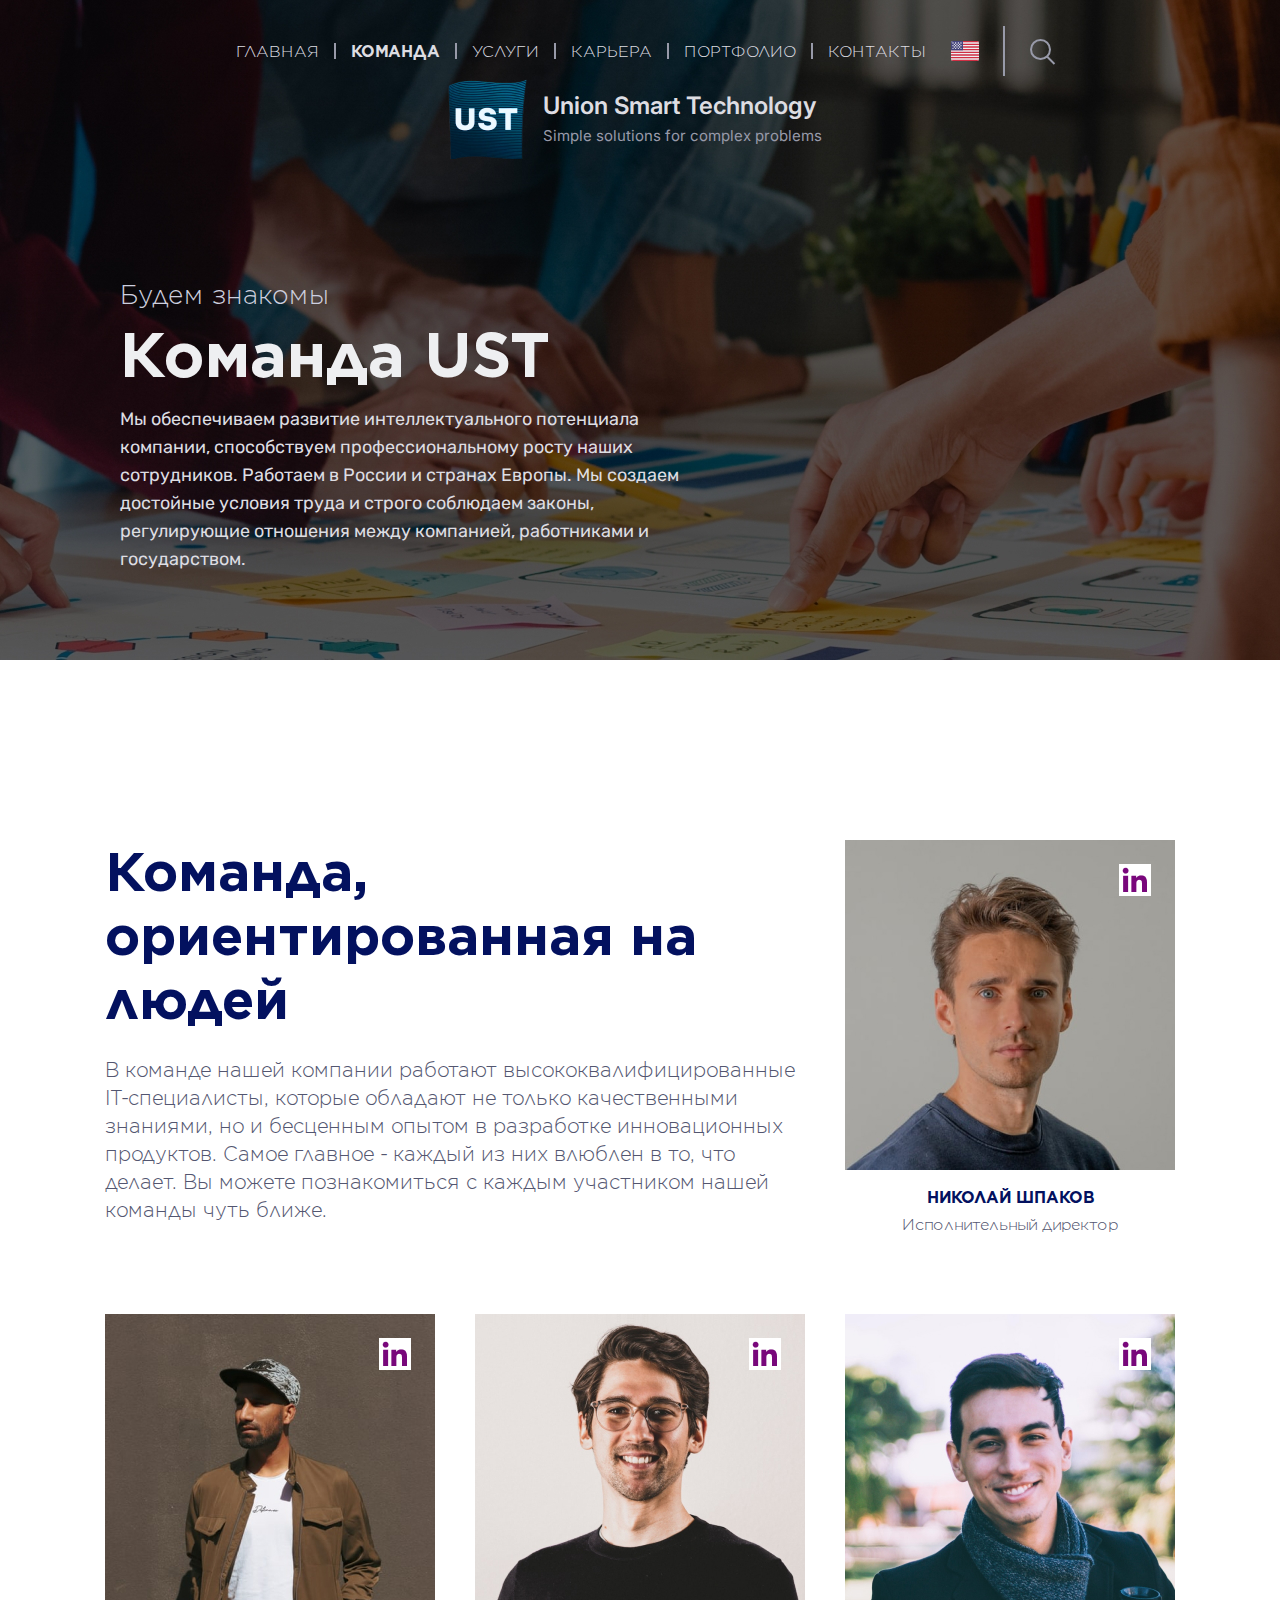
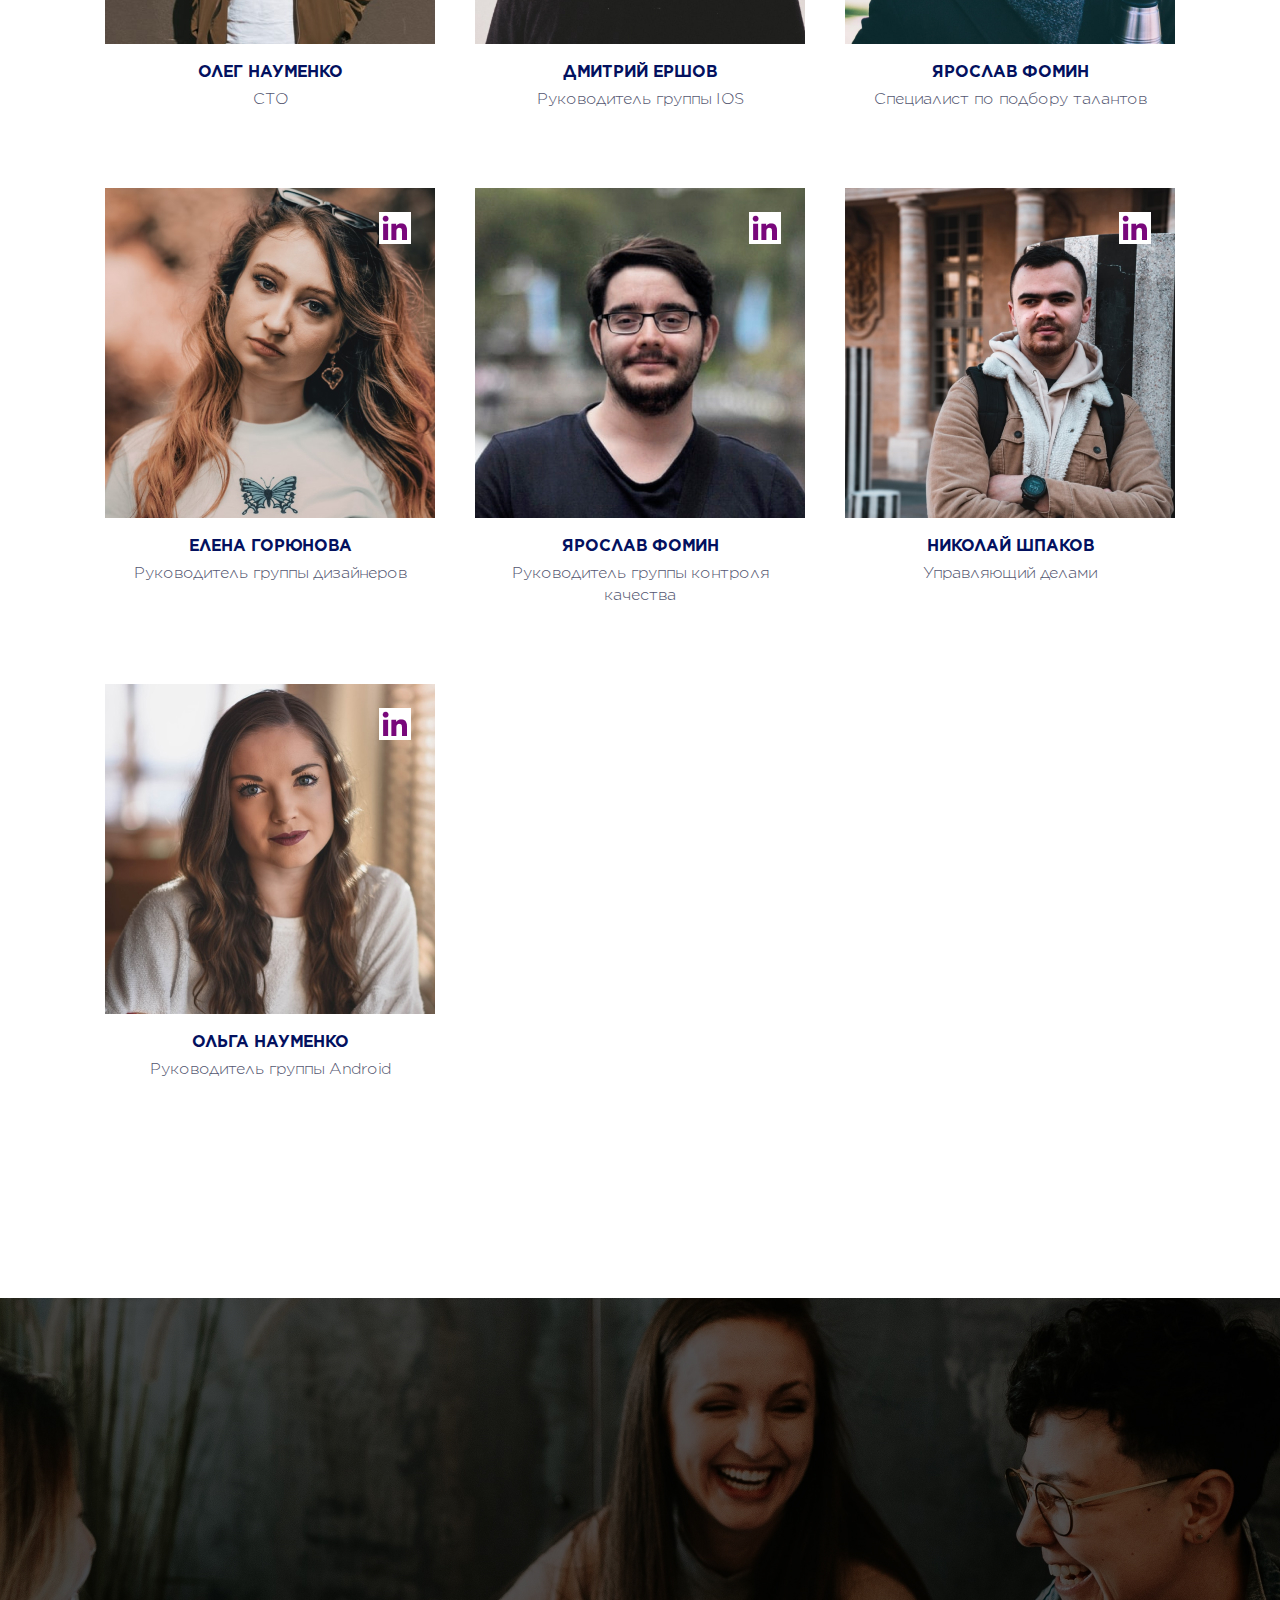
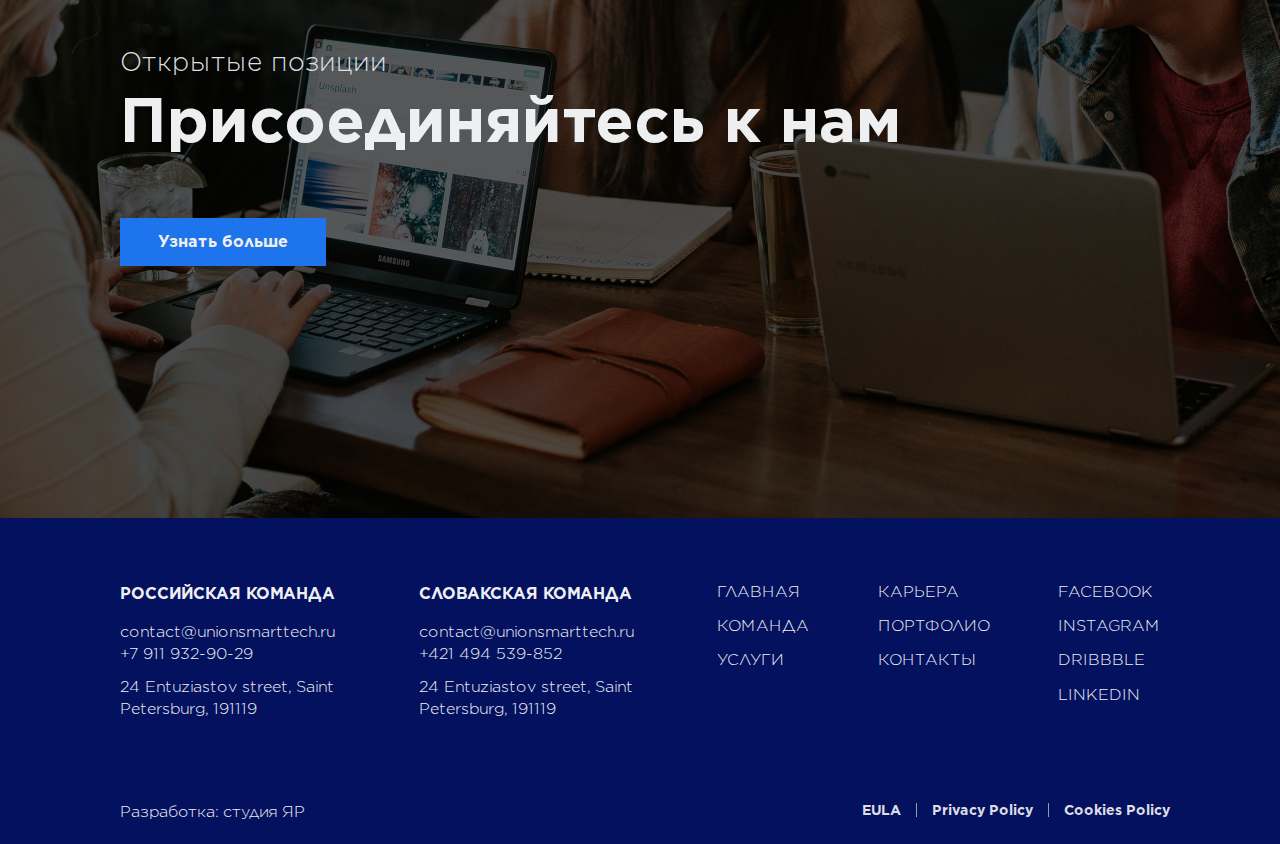
<file: team.html>
<!DOCTYPE html>
<html lang="ru">
<head>
<meta charset="UTF-8">
<meta http-equiv="X-UA-Compatible" content="IE=edge">
<meta name="viewport" content="width=device-width, initial-scale=1.0">
<title>team</title>
<link rel="stylesheet" href="css/reset.css">
<link rel="stylesheet" href="css/styles.css">
<link rel="preconnect" href="https://fonts.googleapis.com">
<link rel="preconnect" href="https://fonts.gstatic.com" crossorigin>
<link href="https://fonts.googleapis.com/css2?family=Inter:wght@400;600&family=Roboto:wght@400;500&family=Rubik:wght@400;500&display=swap" rel="stylesheet">
</head>
<body>
<div class="page-content">
    <div class="banner team-page__section">
        <header>
            <div class="logo">
                <div class="logo__pic"></div>
                <div class="logo__text">
                    <p class="logo__headline">Union Smart Technology</p>
                    <p class="logo__caption">Simple solutions for complex problems</p>
                </div>
            </div>
            <div class="menu-burger__header">
                <span></span>
            </div>
            <nav>
                <ul>
                    <li>
                        <a href="index.html" title="Главная">Главная</a>
                    </li>
                    <li>
                        <a href="team.html" title="Команда" class="current-page">Команда</a>
                    </li>
                    <li>
                        <a href="services.html" title="Услуги">Услуги</a>
                    </li>
                    <li>
                        <a href="career.html" title="Kарьера">карьера</a>
                    </li>
                    <li>
                        <a href="portfolio.html" title="Портфолио">Портфолио</a>
                    </li>
                    <li>
                        <a href="#" title="Контакты">Контакты</a>
                    </li>
                </ul>
                <div class="usa-icon">
                    <object type="image/svg+xml" data="images/US.svg"></object>
                </div>
                <div class="icon-search">
                    <a href="#" title="Поиск"><img src="images/Vector.svg" alt="search"></a>
                </div>
                <div class="nav__social-media">
                    <a href="https://ru.linkedin.com/" title="Linkedin" target="_blank"><img src="images/linked.svg" alt="linkedin"></a>
                    <a href="https://www.google.ru/" title="Google" target="_blank"><img src="images/union.svg" alt="google"></a>
                    <a href="https://www.facebook.com/" title="Facebook" target="_blank"><img src="images/vector5.svg" alt="facebook"></a>
                    <a href="https://dribbble.com/" title="Dribbble" target="_blank"><img src="images/vector6.svg" alt="dribbble"></a>
                </div>
            </nav>
        </header>
        <div class="banner__content">
            <p class="banner__caption team-page__section">Будем знакомы</p>
            <h1 class="banner__title">Команда UST</h1>
            <p class="banner__text team-page__section">Мы обеспечиваем развитие интеллектуального потенциала компании, способствуем профессиональному росту наших сотрудников. Работаем в России и странах Европы. Мы создаем достойные условия труда и строго соблюдаем законы, регулирующие отношения между компанией, работниками и государством.</p>
        </div>
    </div>
    <section class="team-page clearfix">
        <div class="content float-block">
            <h2 class="content__title">Команда, ориентированная на людей</h2>
            <p>В команде нашей компании работают высококвалифицированные IT-специалисты, которые обладают не только качественными знаниями, но и бесценным опытом в разработке инновационных продуктов. Самое главное - каждый из них влюблен в то, что делает. Вы можете познакомиться с каждым участником нашей команды чуть ближе.</p>
        </div>
        <figure class="float-block">
            <div class="img-container">
                <img src="images/pic.jpg" alt="team photo" title="Николай шпаков">
                <a href="https://ru.linkedin.com/" target="_blank" title="Linkedin" class="linkedin-pic"><img src="images/bx_bxl-linkedin.png" alt="linkedin"></a>
            </div>
            <figcaption>
                <div class="figcaption__title">Николай шпаков</div>
                <div class="figcaption__text">Исполнительный директор</div>
            </figcaption>
        </figure>
        <figure class="float-block">
            <div class="img-container">
                <img src="images/pic1.jpg" alt="team photo" title="Олег Науменко">
                <a href="https://ru.linkedin.com/" target="_blank" title="Linkedin" class="linkedin-pic"><img src="images/bx_bxl-linkedin.png" alt="linkedin"></a>
            </div>
            <figcaption>
                <div class="figcaption__title">Олег Науменко</div>
                <div class="figcaption__text">СТО</div>
            </figcaption>
        </figure>
        <figure class="float-block">
            <div class="img-container">
                <img src="images/pic2.jpg" alt="team photo" title="Дмитрий Ершов">
                <a href="https://ru.linkedin.com/" target="_blank" title="Linkedin" class="linkedin-pic"><img src="images/bx_bxl-linkedin.png" alt="linkedin"></a>
            </div>
            <figcaption>
                <div class="figcaption__title">Дмитрий Ершов</div>
                <div class="figcaption__text">Руководитель группы IOS</div>
            </figcaption>
        </figure>
        <figure class="float-block">
            <div class="img-container">
                <img src="images/pic3.jpg" alt="team photo" title="Ярослав фомин">
                <a href="https://ru.linkedin.com/" target="_blank" title="Linkedin" class="linkedin-pic"><img src="images/bx_bxl-linkedin.png" alt="linkedin"></a>
            </div>
            <figcaption>
                <div class="figcaption__title">Ярослав фомин</div>
                <div class="figcaption__text">Специалист по подбору талантов</div>
            </figcaption>
        </figure>
        <figure class="float-block">
            <div class="img-container">
                <img src="images/pic4.jpg" alt="team photo" title="Елена горюнова">
                <a href="https://ru.linkedin.com/" target="_blank" title="Linkedin" class="linkedin-pic"><img src="images/bx_bxl-linkedin.png" alt="linkedin"></a>
            </div>
            <figcaption>
                <div class="figcaption__title">Елена горюнова</div>
                <div class="figcaption__text">Руководитель группы дизайнеров</div>
            </figcaption>
        </figure>
        <figure class="float-block">
            <div class="img-container">
                <img src="images/pic5.jpg" alt="team photo" title="Ярослав фомин">
                <a href="https://ru.linkedin.com/" target="_blank" title="Linkedin" class="linkedin-pic"><img src="images/bx_bxl-linkedin.png" alt="linkedin"></a>
            </div>
            <figcaption>
                <div class="figcaption__title">Ярослав фомин</div>
                <div class="figcaption__text">Руководитель группы контроля качества</div>
            </figcaption>
        </figure>
        <figure class="float-block">
            <div class="img-container">
                <img src="images/pic6.jpg" alt="team photo" title="Николай шпаков">
                <a href="https://ru.linkedin.com/" target="_blank" title="Linkedin" class="linkedin-pic"><img src="images/bx_bxl-linkedin.png" alt="linkedin"></a>
            </div>
            <figcaption>
                <div class="figcaption__title">Николай шпаков</div>
                <div class="figcaption__text">Управляющий делами</div>
            </figcaption>
        </figure>
        <figure class="float-block">
            <div class="img-container">
                <img src="images/pic7.jpg" alt="team photo" title="Ольга науменко">
                <a href="https://ru.linkedin.com/" target="_blank" title="Linkedin" class="linkedin-pic"><img src="images/bx_bxl-linkedin.png" alt="linkedin"></a>
            </div>
            <figcaption>
                <div class="figcaption__title">Ольга науменко</div>
                <div class="figcaption__text">Руководитель группы Android</div>
            </figcaption>
        </figure>
    </section>
    <div class="view-more-button">
        <a href="#" title="Вся команда">Вся команда</a>
    </div>
    <div class="bottom-banner team-page__section">
        <div class="bottom-banner__content team-page__section">
            <p class="bottom-banner__caption">Открытые позиции</p>
            <h1 class="bottom-banner__title team-page__section">Присоединяйтесь к нам</h1>
            <a href="career.html" title="Узнать больше" class="button">Узнать больше</a>
        </div>
    </div>
</div>
    <footer>
        <div class="footer__wrapper">
            <div class="footer__container">
                <div class="team">
                    <p class="team__name">Российская команда</p>
                    <a href="mailto:contact@unionsmarttech.ru" title="email">contact@unionsmarttech.ru</a>
                    <a href="tel:+7911932-90-29" title="tel">+7 911 932-90-29</a>
                    <p class="adress">24 Entuziastov street, Saint Petersburg, 191119</p>
                </div>
                <div class="team">
                    <p class="team__name">Словакская команда</p>
                    <a href="mailto:contact@unionsmarttech.ru" title="email">contact@unionsmarttech.ru</a>
                    <a href="tel:+421494539-852" title="tel">+421 494 539-852</a>
                    <p class="adress">24 Entuziastov street, Saint Petersburg, 191119</p>
                </div>
                <div class="nav-1 nav">
                    <ul>
                        <li>
                            <a href="index.html" title="Главная">главная</a>
                        </li>
                        <li>
                            <a href="team.html" title="Команда">Команда</a>
                        </li>
                        <li>
                            <a href="services.html" title="Услуги">Услуги</a>
                        </li>
                    </ul>
                </div>
                <div class="nav-2 nav">
                    <ul>
                        <li>
                            <a href="career.html" title="Карьера">Карьера</a>
                        </li>
                        <li>
                            <a href="portfolio.html" title="Портфолио">Портфолио</a>
                        </li>
                        <li>
                            <a href="#" title="Контакты">Контакты</a>
                        </li>
                    </ul>
                </div>
                <div class="social-media">
                    <ul>
                        <li>
                            <a href="https://www.facebook.com/" title="Facebook" target="_blank">Facebook</a>
                        </li>
                        <li>
                            <a href="https://www.instagram.com/" title="Instagram" target="_blank">instagram</a>
                        </li>
                        <li>
                            <a href="https://dribbble.com/" title="Dribbble" target="_blank">Dribbble</a>
                        </li>
                        <li>
                            <a href="https://ru.linkedin.com/" title="Linkedin" target="_blank">linkedin</a>
                        </li>
                    </ul>
                </div>
            </div>
            <div class="links-icons">
                <a href="https://ru.linkedin.com/" title="Linkedin" target="_blank" class="linkedin"></a>
                <a href="https://www.google.ru/" title="Google" target="_blank" class="google"></a>
                <a href="https://www.facebook.com/" title="Facebook" target="_blank" class="facebook"></a>
                <a href="https://dribbble.com/" title="Dribbble" target="_blank" class="dribbble"></a>
                <a href="https://www.instagram.com/" title="Instagram" target="_blank" class="instagram"></a>
            </div>
            <div class="policy">
                <p>Разработка: студия ЯР</p>
                <ul>
                    <li>
                        <a href="#" title="EULA" target="_blank">EULA</a>
                    </li>
                    <li>
                        <a href="#" title="Privacy Policy" target="_blank">Privacy Policy</a>
                    </li>
                    <li>
                        <a href="#" title="Cookies Policy" target="_blank">Cookies Policy</a>
                    </li>
                </ul>
            </div>
        </div>
    </footer>
<script src="js/menu.js"></script>
</body>
</html>
</file>
<file: css/styles.css>
@font-face {
    font-family: 'gotham';
    src: url('../fonts/Gotham-Light.woff2') format('woff2'),
         url('../fonts/Gotham-Light.woff') format('woff');
    font-weight: normal;
    font-style: normal;
}
@font-face {
    font-family: 'gotham';
    src: url('../fonts/Gotham-Bold.woff2') format('woff2'),
         url('../fonts/Gotham-Bold.woff') format('woff');
    font-weight: bold;
    font-style: normal;
}
@font-face {
    font-family: 'gothamXnarrow';
    src: url('../fonts/GothamXNarrow-Medium.woff2') format('woff2'),
         url('../fonts/GothamXNarrow-Medium.woff') format('woff');
    font-weight: normal;
    font-style: normal;
}

/*Стили общие для всех страниц*/
body {
    font-family: 'gotham',  sans-serif;
    max-width: 1920px;
    margin: auto;
    display: flex;
    flex-direction: column;
    height: 100vh;
}
.page-content {
    flex: 1 0 auto;
}
a {
    text-decoration: none;
}
.button {
    display: block;
    color: #EEEFF1;
    font-weight: bold;
    background-color: #1E74EC;
    width: 206px;
    height: 48px;
    padding: 14px 20px;
    text-align: center;
    font-size: 16px;
    line-height: 19.2px;
    box-sizing: border-box;
}

/*Все кнопки кроме тех, что на баннерах*/
section .button, button.button, label.button {
    position: relative;
    overflow: hidden;
    transition: all 500ms ease-in;
}
section .button:hover, button.button:hover, label.button:hover {
    transform: scale(1.1);
}
section a.button::before, button.button::before, label.button::before {
    content: "";
    background: linear-gradient(90deg, rgba(255, 255, 255, .1), rgba(255, 255, 255, .5));
    height: 50px;
    width: 50px;
    position: absolute;
    top: 0px;
    left: -75px;
    transform: skewX(-45deg);
}
section a.button:hover::before, button.button:hover::before, label.button:hover::before {
    left: 1000px;
    transition: all 1.5s ease-in-out;
}
section .button:active, button.button:active, label.button:active {
    transform: scale(0.9);
}
.button_transparent {
    background-color: transparent;
    border: #1E74EC 3px solid;
    color: #1E74EC;
    padding-top: 10px;
}
.button.button_transparent:hover {
    background-color: #1E74EC;
    color: white;
}

/*Кнопки на баннерах*/
.banner .button, .bottom-banner .button {
    position: relative;
}
.banner .button:hover, .bottom-banner .button:hover {
    transform: translate(0);
    box-shadow: 0 10px 20px rgba(0, 0, 0, 0.7);
}
.banner .button:active, .bottom-banner .button:active {
    transform: translateY(3px);
    box-shadow: 0 5px 10px rgba(0, 0, 0, 0.5);
}
.banner .button::after, .bottom-banner .button::after {
    content: "";
    display: inline-block;
    height: 100%;
    width: 100%;
    position: absolute;
    top: 0;
    left: 0;
    z-index: -1;
    transition: all 600ms ease-in;
    background-color: #1E74EC;
}
.banner .button:hover::after, .bottom-banner .button:hover::after {
    transform: scale(1.4, 1.6);
    opacity: 0;
}
.banner .button, .bottom-banner .button {
    animation: opacity-animation 2s ease-out;
    animation-fill-mode: backwards;
}
@keyframes opacity-animation {
    0% {
        opacity: 0;
        transform: translateY(20px);
    }
    100% {
        opacity: 1;
        transform: translateY(0px);
    }
}

/*Стили для содержимого header*/
header {
    color: #DDDDE2;
    width: 1440px;
    margin: 0 auto;
    display: flex;
    justify-content: space-between;
    padding-top: 10px;
}
.logo {
    width: 386px;
    height: 80px;
    display: flex;
}
.logo__pic {
    width: 80px;
    height: 80px;
    background-image: url(../images/ust.png);
}
.logo__text {
    margin-left: 16px;
}
.logo__headline {
    font-size: 24px;
    font-family: 'Inter', sans-serif;
    font-weight: 600;
    line-height: 26px;
    padding-top: 14px;
}
.logo__caption {
    color: #989AA9;
    font-size: 15px;
    line-height: 18px;
    font-family: 'Inter', sans-serif;
    font-weight: 400;
    padding-top: 8px;
    padding-bottom: 14px;
}
nav {
    padding-top: 16px;
    display: flex;
}
nav ul {
    margin: 0;
    padding-left: 0;
    font-size: 0;
}
nav li {
    display: inline-block;
    text-transform: uppercase;
}
nav li::after {
    content: "";
    display: inline-block;
    height: 15.5px;
    border-left: #989AA9 2px solid;
    vertical-align: -2px;
}
nav li:last-of-type::after {
    content: none;
}
nav a {
    color: #DDDDE2;
    display: inline-block;
    font-size: 16px;
    line-height: 19.2px;
    padding: 15.5px 15px;
}
nav li:last-of-type a {
    padding-right: 0%;
}
nav a:hover {
    font-weight: bold;
}
nav a:active {
    color: #1E74EC;
}
.current-page {
    font-weight: bold;
}
.usa-icon object {
    padding: 15px 24px;
    border-right: #989AA9 2px solid;
}
.icon-search {
    padding: 13px 2.5px 0px 25px;
}
.icon-search a {
    padding: 0;
}
.icon-search:hover {
    transform: scale(1.2);
}
.icon-search:active {
    transform: scale(1);
}
.nav__social-media {
    display: none;
}

/*Верхний и нижний баннеры*/
.banner__content {
    margin: auto;
    width: 1440px;
}
.banner__caption {
    font-size: 26px;
    line-height: 32px;
    color: #CDCFDF;
}
.banner__title {
    font-size: 62px;
    line-height: 68px;
    font-weight: bold;
    color: #EEEFF1;
}
.banner__text {
    font-family: 'Rubik', sans-serif;
    font-weight: 400;
    font-size: 18px;
    line-height: 28px;
    width: 577px;
    color: #DDDDE2;
}
.bottom-banner__content {
    width: 1440px;
    margin: auto;
}
.bottom-banner__caption {
    font-size: 26px;
    line-height: 32px;
    color: #DDDDE2;
}
.bottom-banner__title {
    font-size: 62px;
    line-height: 68px;
    font-weight: bold;
    color: #EEEFF1;
}

/*Стили для footer*/
footer {
    background-color: #03115F;
    width: 100%;
    height: 326px;
    flex: 0 0 auto;
}
.footer__wrapper {
    width: 1440px;
    margin: auto;
}
.footer__container {
    width: 100%;
    padding: 64px 0 82px;
    display: flex;
    font-size: 16px;
    line-height: 22px;
    color: #EEEFF1;
}
.footer__container a {
    color: #EEEFF1;
    padding-bottom: 4px;
}
.footer__container ul {
    margin: 0;
    padding-left: 0;
}
.nav li, .social-media li {
    display: block;
    text-transform: uppercase;
    padding-bottom: 15px;
    color: #DDDDE2;
    line-height: 19.2px;
}
.team {
    width: 230px;
    margin-right: 140px;
}
.team__name {
    font-weight: bold;
    line-height: 24px;
    padding-bottom: 15px;
    text-transform: uppercase;
}
.nav-1 {
    margin-right: 154px;
}
.nav-2 {
    margin-right: 133px;
}
.adress {
    padding-top: 11px;
}
.social-media {
    margin-right: 105px;
}
.policy {
    width: 1050px;
    display: flex;
    justify-content: space-between;
    padding-bottom: 22px;
}
.policy p {
    color: #EEEFF1;
    line-height: 20px;
    padding-right: 40px;
}
.policy ul {
    font-size: 0;
}
.policy li {
    display: inline-block;
    font-weight: bold;
}
.policy li a {
    color: #DDDDE2;
    padding: 0 15px;
    font-size: 14px;
    line-height: 16px;
}
.policy li:last-of-type::after {
    content: none;
}
.policy li:last-of-type a {
    padding-right: 0;
}
.policy li::after {
    content: "";
    display: inline-block;
    height: 14px;
    border-left: #989AA9 1px solid;
    vertical-align: -2px;
}
.links-icons {
    display: none;
    justify-content: space-between;
    width: 320px;
    margin: auto;
    padding-bottom: 40px;
}
.links-icons a {
    display: block;
    flex: 0 0 32px;
    height: 32px;
    background: url(../images/social2.svg) no-repeat;
}
.links-icons .linkedin {
    background-position: 0 0;
}
.links-icons .google {
    background-position: -72px 0;
}
.links-icons .facebook {
    background-position: -144px 0;
}
.links-icons .dribbble {
    background-position: -216px 0;
}
.links-icons .instagram {
    background-position: -288px 0;
}
footer a:hover {
    font-weight: bold;
}
footer a:active {
    color: #1E74EC;
}
footer .policy a:hover {
    color: #D02F44;
}
footer .policy a:active {
    color: #1E74EC;
}
footer .links-icons a:hover {
    transform: scale(1.1);
}
footer .links-icons a:active {
    transform: scale(0.9);
}
.clearfix::after {
    content: "";
    display: block;
    clear: both;
}

/*Секция clients общая для index и portfolio*/
.clients {
    width: 1440px;
}
.clients .headline {
    margin-bottom: 64px;
    font-weight: bold;
    font-size: 62px;
    line-height: 68px;
    color: #03115F;
    text-align: center;
}
.label {
    width: 200px;
    height: 170px;
    background: url(../images/row1.png) 0 0 no-repeat;
    margin-right: 48px;
    float: left;
    transition: all 800ms ease-in;
}
.label-cinzano {
    background-position: -240px 0;
}
.label-atol {
    background-position: -490px 0;
}
.label-mondoro {
    background-position: -736px 0;
}
.label-vroom {
    background-position: -984px 0;
}
.label-actual {
    background-position: -1232px 0;
}
.label:nth-child(6n+6) {
    margin-right: 0%;
}
.label:hover {
    transform: scale(0.8);
}

/*Ссылка с псевдоэлементом для страниц index и services*/
.link {
    font-size: 14px;
    line-height: 16px;
    font-weight: bold;
    color: #A960AB;
    transition: 500ms ease-in;
}
.link::after {
    content: "";
    display: inline-block;
    background: url(../images/Arrow1.svg);
    width: 41px;
    height: 16px;
    margin-left: 24px;
    vertical-align: middle;
    transition: all 600ms ease-in;
}
.link:hover::after {
    transform: translateX(20px);
}
.link:active {
    color: transparent;
}

/*Общие для всех секций заголовки*/
.section__heading {
    color: #35417F;
    font-size: 26px;
    line-height: 32px;
    padding-bottom: 24px;
}
.section__title {
    font-weight: bold;
    font-size: 62px;
    line-height: 68px;
    color: #03115F;
    padding-bottom: 24px;
}

/*Элементы форм*/
input {
    font-family: 'gotham',  sans-serif;
    margin-bottom: 15px;
    width: 100%;
    border-radius: 5px;
    border: none;
    height: 48px;
    padding: 14px 16px;
    box-sizing: border-box;
}
input::placeholder {
    font-size: 16px;
    line-height: 20px;
    color: #75788D;
}
/*Скрываем элемент input[type="file"] для стилизации кнопки в соответствии с макетом*/
input[type="file"] {
    display: none;
}
button {
    border: none;
    font-family: 'gotham', sans-serif;
}
textarea {
    font-family: 'gotham',  sans-serif;
    padding: 14px 16px;
    color: #75788D;
    font-size: 16px;
    line-height: 20px;
    margin-bottom: 16px;
    min-height: 96px;
    max-height: 200px;
    width: 100%;
    resize: vertical;
    border: none;
    border-radius: 5px;
    box-sizing: border-box;
}
textarea:focus {
    border: #709af8 2px solid;
    box-shadow: inset 1px 1px 5px #E6E8EF, inset 1px 1px 5px #989AA9;
}
textarea:hover {
    box-shadow: inset 1px 1px 5px #E6E8EF, inset 1px 1px 5px #989AA9;
}
textarea:active {
    box-shadow: inset 1px 1px 5px #709af8, inset 1px 1px 5px #989AA9;
}
input:focus {
    border: #709af8 2px solid;
    box-shadow: inset 1px 1px 5px #E6E8EF, inset 1px 1px 5px #989AA9;
}
input:hover {
    box-shadow: inset 1px 1px 5px #E6E8EF, inset 1px 1px 5px #989AA9;
}
input:active {
    box-shadow: inset 1px 1px 5px #709af8, inset 1px 1px 5px #989AA9;
}

/*Форма общая для services и career*/
.your-project-form {
    position: relative;
    margin-bottom: 110px;
    padding-top: 360px;
}
.form-bg {
    background-color: #EEEFF1;
    width: 1194px;
    margin: auto;
}
.your-project-form__wrapper {
    padding: 64px 124px;
}
.your-project-form__block {
    width: 100%;
    padding-bottom: 24px;
    border-bottom: 2px #DDDDE2 solid;
    display: flex;
    justify-content: space-between;
    margin-bottom: 24px;
}
.your-project-form__content {
    flex: 0 0 453px;
}
.your-project-form__headline {
    font-weight: bold;
    color: #535670;
    font-size: 22px;
    line-height: 32px;
    padding-bottom: 8px;
}
.your-project-form__text {
    width: 370px;
    color: #75788D;
    font-size: 16px;
    line-height: 22px;
}
.form__container {
    flex: 0 0 453px;
}
form .button_transparent {
    margin-bottom: 15px;
}
.your-project-form__buttons-wrap {
    flex: 0 0 453px;
}
.your-project-form__note {
    font-weight: bold;
    font-size: 11px;
    line-height: 20px;
    color: #535670;
    padding: 0 0 4px 12px;
}
.your-project-form__note::before {
    content: '*';
    font-size: 16px;
    color: #D02F44;
}
.your-project-form__policy__container {
    width: 100%;
    padding: 14px 16px;
    background-color: #E6E8EF;
    border-radius: 5px;
    box-sizing: border-box;
}
.your-project-form__policy {
    color: #535670;
    font-size: 11px;
    line-height: 20px;
    font-weight: bold;
}
.your-project-form__policy a:hover {
    color: #D02F44;
}
.your-project-form__policy a:active {
    color: #1E74EC;
}
.policy-link {
    color: #A960AB;
    text-decoration: underline;
}
.policy-link:hover {
    color: #D02F44;
}
.policy-link:active {
    color: #1E74EC;
}
.your-project-form__block:last-of-type {
    border: none;
    justify-content: flex-end;
    padding-bottom: 0;
    margin-bottom: 0;
}
.button-note {
    display: none;
}
/*Модальное окно*/
.shadow {
    display: none;
    position: fixed;
    top: 0;
    right: 0;
    left: 0;
    bottom: 0;
    z-index: 101;
    background-color: rgba(0, 0, 0, 0.6);
}
/*Распологается на фоне тени*/
.shadow_open {
    display: block;
}
.modal {
    display: none;
    background-color: white;
    width: 280px;
    border-radius: 10px;
    position: fixed;
    top: 50%;
    left: 50%;
    z-index: 102;
    transform: translate(-50%, -50%);
    text-align: center;
}
.modal_open {
    display: block;
}
.modal img {
    margin: 35px 0 25px;
}
.modal p {
    font-family: 'Rubik', sans-serif;
    font-weight: 400;
    font-size: 14px;
    line-height: 20px;
    width: 220px;
    margin: 0 auto 36px;
    color: #35417F;
}
.modal a {
    font-family: 'Roboto', sans-serif;
    font-weight: 500;
    font-size: 14px;
    line-height: 16px;
    color: #1E74EC;
    display: block;
    text-align: right;
    padding: 0 24px 28px;
}
.modal a:hover {
    color: #79077B;
}
.modal a:active {
    color: red;
}
/*Стили для index*/
.banner.main-page__section {
    background: url(../images/bg1.jpg) 50% 50% no-repeat;
    width: 100%;
    height: 1084px;
}
.banner__headline {
    font-family: 'gothamXnarrow', sans-serif;
    color: #EEEFF1;
    padding: 157px 0 24px;
    width: 822px;
    font-size: 74px;
    line-height: 70px;
}
.banner__headline_colored {
    color: #1E74EC;
}
.banner__slogan {
    color: #DDDDE2;
    font-size: 20px;
    line-height: 28px;
    padding-bottom: 60px;
    width: 570px;
}
.stats {
    width: 1440px;
    margin: 111px auto 120px;
    display: flex;
    justify-content: space-between;
    color: #EEEFF1;
}
.stats__item {
    flex: 0 0 330px;
    height: 180px;
}
.stats__number {
    font-weight: bold;
    font-size: 68px;
    line-height: 81.6px;
    text-align: center;
    padding-top: 25.5px;
}
.stats__caption {
    text-align: center;
    font-size: 26px;
    line-height: 32px;
    padding-bottom: 39.5px;
}
.about-us {
    width: 1440px;
    margin: 180px auto;
}
.about-us .section__container {
    display: flex;
    justify-content: space-between;
}
.about-us__pic {
    background: url(../images/unsplash_VBNb52J8Trk.jpg) 50% 50% no-repeat;
    flex: 0 0 947px;
    height: 640px;
}
.about-us__content {
    flex: 0 0 453px;
}
.about-us__text {
    font-size: 18px;
    line-height: 22px;
    color: #535670;
    padding-bottom: 8px;
}
.about-us__text:last-of-type {
    padding-bottom: 40px;
}

/*Стили для кнопок секций portfolio и about-us страницы index*/
.buttons {
    width: 440px;
}
.buttons a {
    display: inline-block;
}
.buttons .button_transparent {
    margin-right: 20px;
}
.offers {
    width: 1440px;
    margin: 180px auto;
}
.offers .section__heading {
    padding-bottom: 8px;
}
.offers__content {
    width: 906px;
    padding-bottom: 64px;
}
.offers__text {
    padding-right: 30px;
    font-size: 20px;
    line-height: 28px;
    color: #535670;
}
.development {
    display: flex;
    justify-content: space-between;
    flex-wrap: wrap;
}
.development__steps {
    flex: 0 0 453px;
}
.development__steps__icon {
    width: 80px;
    height: 80px;
    background: url(../images/services.png) 0 0 no-repeat;
}
.development__steps:nth-child(1) .development__steps__icon {
    background-position: -807px -30px;
}
.development__steps:nth-child(2) .development__steps__icon {
    background-position: -1052px -26px;
}
.development__steps:nth-child(3) .development__steps__icon {
    background-position: -1303px -26px;
}
.development__steps:nth-child(4) .development__steps__icon {
    background-position: -66px -26px;
}
.development__steps:nth-child(5) .development__steps__icon {
    background-position: -312px -26px;
}
.development__steps:nth-child(6) .development__steps__icon {
    background-position: -558px -26px;
}
.development__steps__title {
    padding: 15px 0 10px;
    font-size: 26px;
    line-height: 32px;
    color: #1E74EC;
}
.development__steps__text {
    font-size: 18px;
    line-height: 22px;
    color: #535670;
    padding-bottom: 64px;
}
.portfolio .img-container img {
    display: block;
    width: 330px;
    height: 420px;
    transition: all 200ms ease-in;
}
.gallery__second-line .img-container img {
    display: block;
    width: 700px;
    height: 360px;
}
.portfolio img:hover {
    box-shadow: 2px 5px 15px #5b78a0;
}
.portfolio {
    position: relative;
    width: 100%;
    margin: 180px auto;
}
.portfolio__wrapper {
    width: 1440px;
    margin: auto;
}
.portfolio .bg {
    width: 100%;
    height: 640px;
    position: absolute;
    top: 0;
    background-color: #E6E8EF;
    z-index: -1;
}
.portfolio__content {
    text-align: center;
    width: 906px;
    margin: auto;
    padding: 113px 0 64px;
}
.portfolio .section__heading {
    padding-bottom: 8px;
}
.portfolio__text {
    font-size: 20px;
    line-height: 28px;
    color: #535670;
}
.portfolio .gallery {
    width: 100%;
}
.gallery__first-line {
    padding-bottom: 53px;
    display: flex;
    justify-content: space-between;
}
.portfolio .figcaption__title {
    padding: 4px 0 4px;
    font-size: 22px;
    line-height: 32px;
    color: #35417F;
    font-weight: bold;
}
.portfolio .figcaption__text {
    font-size: 18px;
    line-height: 22px;
    color: #535670;
    width: 330px;
}
.gallery__second-line .figcaption__text {
    width: 700px;
}
.gallery__second-line {
    display: flex;
    justify-content: space-between;
}
.portfolio .buttons {
    margin: 64px auto 0;
}
.advantages {
    width: 1440px;
    margin: 180px auto;
}
.advantages__content {
    width: 906px;
    padding-bottom: 64px;
}
.advantages__text {
    color: #535670;
    font-size: 20px;
    line-height: 28px;
}
.advantages__wrapper {
    display: flex;
    justify-content: space-between;
}
.advantages__item {
    flex: 0 0 330px;
}
.advantages__item__icon {
    width: 80px;
    height: 80px;
    background: url(../images/content.png) 0 0 no-repeat;
}
.advantages__item:nth-child(2) .advantages__item__icon {
    background-position: -370px 0;
}
.advantages__item:nth-child(3) .advantages__item__icon {
    background-position: -740px 0;
}
.advantages__item:nth-child(4) .advantages__item__icon {
    background-position: -1110px 0;
}
.advantages__item__title {
    font-size: 22px;
    line-height: 32px;
    font-weight: bold;
    padding: 15px 0 10px;
    color: #1E74EC;
}
.advantages__item__text {
    font-size: 20px;
    line-height: 28px;
    color: #535670;
}
.clients.main-page__section {
    margin: 0 auto 180px;
}
.bottom-banner__caption.main-page__section {
    color: #EEEFF1;
    padding: 0 0 15px;
}
.contacts-form {
    position: relative;
    margin-bottom: 180px;
    padding-top: 333px;
}
.bottom-banner.main-page__section {
    background: url(../images/bgimage.jpg) 50% 50% no-repeat;
    width: 100%;
    height: 560px;
    position: absolute;
    top: 0;
    z-index: -1;
}
.bottom-banner__content.main-page__section {
    padding: 110px 0 40px;
}
.bottom-banner__title.main-page__section {
    width: 823px;
}
.contacts-form_bg {
    background-color: #EEEFF1;
    width: 1440px;
    margin: auto;
    padding: 110px 0;
}
.contacts-form__wrapper {
    display: flex;
    justify-content: space-between;
    margin: auto;
    width: 1195px;
}
.contacts-form__content {
    background-color: #012C88;
    padding: 64px 40px 50px;
    height: 464px;
    box-sizing: border-box;
}
.contacts-form__text {
    width: 500px;
    border-bottom: #DDDDE2 solid 2px;
}
.contacts-form__text p.contacts-form__title {
    color: #DDDDE2;
    font-size: 26px;
    line-height: 32px;
    padding-bottom: 14px;
}
.contacts-form__text p {
    color: #DDDDE2;
    font-size: 16px;
    line-height: 22px;
    padding-bottom: 10px;
}
.contacts-form__adress {
    width: 500px;
    border-bottom: #DDDDE2 solid 2px;
    display: flex;
    justify-content: space-between;
}
.contacts-form__adress__item {
    flex: 0 0 244px;
    padding: 24px 0;
}
.contacts-form__adress__item p {
    font-weight: bold;
    font-size: 16px;
    line-height: 24px;
    color: #EEEFF1;
    padding-bottom: 15px;
    text-transform: uppercase;
}
.contacts-form__adress__item a {
    font-size: 16px;
    line-height: 20px;
    color: #EEEFF1;
}
.contacts-form__adress__item a:hover {
    font-weight: bold;
}
.contacts-form__adress__item a:active {
    color: #1E74EC;
}
.contacts-form__links {
    padding-top: 40px;
}
.contacts-form__links a {
    display: inline-block;
    width: 32px;
    height: 32px;
    margin-right: 40px;
    background: url(../images/social2.svg) 0 0 no-repeat;
}
.contacts-form__links a:nth-child(2) {
    background-position: -72px 0;
}
.contacts-form__links a:nth-child(3) {
    background-position: -144px 0;
}
.contacts-form__links a:nth-child(4) {
    background-position: -216px 0;
}
.contacts-form__links a:last-of-type {
    margin-right: 0;
    background-position: -288px 0;
}
.contacts-form__links a:hover {
    transform: scale(1.2);
}
.contacts-form__links a:active {
    transform: scale(1);
}
.contacts-form__form {
    flex: 0 0 454px;
}
.contacts-form__form__title {
    padding-bottom: 26px;
    color: #03115F;
    font-weight: bold;
    font-size: 36px;
    line-height: 42px;
}
.contacts-form__form__text {
    padding-bottom: 15px;
    font-size: 18px;
    line-height: 22px;
    color: #535670;
}
.contacts-form__form__bottom {
    display: flex;
    justify-content: space-between;
    align-items: flex-end;
}
.contacts-form__form__buttons-wrap {
    flex: 0 0 215px;
}
.contacts-form__form__note {
    font-weight: bold;
    font-size: 11px;
    line-height: 20px;
    color: #535670;
    padding: 0 0 4px 12px;
}
.contacts-form__form__note::before {
    content: '*';
    font-size: 16px;
    color: #D02F44;
}
.contacts-form__form__policy {
    color: #989AA9;
    font-size: 11px;
    line-height: 20px;
    flex: 0 0 215px;
}
.faq {
    width: 1195px;
    margin: 180px auto;
}
.faq .section__title {
    width: 950px;
    padding-bottom: 48px;
}
.faq .section__heading {
    padding-bottom: 8px;
}
.faq__wrapper .accordion-item {
    width: 100%;
    border-bottom: 2px solid #DDDDE2;
}
.faq__wrapper .accordion {
    font-size: 26px;
    line-height: 32px;
    color: #535670;
    padding: 26px 0 34px;
    background-color: white;
    width: 100%;
    border: none;
    text-align: left;
    font-family: gotham, sans-serif;
    cursor: pointer;
    position: relative;
}
.faq__wrapper .accordion-item:hover {
    border-color: #79077B;
}
.faq__wrapper .accordion::after {
    content: '+';
    font-size: 38px;
    color: #79077B;
    position: absolute;
    top: 35px;
    right: 30px;
}
.faq__wrapper .active::after {
    transform: rotate(45deg); /*При нажатии на контейнер с вопросом "+" разворачивается на 45 градусов*/
}
.faq__wrapper .panel {
    color: #75788D;
    font-size: 18px;
    line-height: 22px;
    padding: 0 124px 24px;
    display: none;
    max-height: 0;
    transition: max-height 200ms ease-out;
    overflow: hidden;
}

/*Стили для team*/
.banner.team-page__section {
    background: url(../images/Rectangle556.jpg) 50% 50% no-repeat;
    max-width: 100%;
    height: 660px;
}
.banner__caption.team-page__section {
    padding: 120px 0 10px;
}
.banner__text.team-page__section {
    padding: 16px 0 156px;
}
.team-page {
    width: 1440px;
    margin: 180px auto 218px;
}
.float-block {
    float: left;
    margin: 0 40px 78px 0;
}
.float-block:nth-child(3), .float-block:nth-child(7) {
    margin-right: 0;
}
.float-block:nth-child(8), .float-block:nth-child(9) {
    margin-bottom: 0;
}
.team-page .content {
    width: 696px;
    margin-right: 44px;
}
.team-page figure {
    width: 330px;
    text-align: center;
    transition: all 200ms ease-in;
}
.team-page figure:hover {
    box-shadow: 2px 5px 15px #5b78a0;
    transform: scale(1.1);
}
.team-page .content__title {
    color: #03115F;
    font-size: 54px;
    line-height: 64px;
    padding-right: 60px;
    margin: 0 0 24px 0;
    font-weight: bold;
}
.team-page .content p {
    color: #535670;
    font-size: 20px;
    line-height: 28px;
}
.team-page .figcaption__text {
    color: #535670;
    font-size: 16px;
    line-height: 22px;
}
.team-page .figcaption__title {
    color: #03115F;
    font-weight: bold;
    font-size: 16px;
    line-height: 24px;
    text-transform: uppercase;
    margin-bottom: 4px;
}
.team-page figcaption {
    margin-top: 16px;
}
.bottom-banner.team-page__section {
    background: url(../images/unsplash_g1Kr4Ozfoac.jpg) 50% 50% no-repeat;
    width: 100%;
    height: 820px;
}
.team-page .img-container {
    position: relative;
    width: 330px;
    height: 330px;
}
.team-page .linkedin-pic {
    position: absolute;
    top: 24px;
    right: 24px;
}
.team-page .linkedin-pic:hover {
    transform: scale(1.2);
}
.team-page .linkedin-pic:active {
    transform: scale(0.9);
}
.bottom-banner__content.team-page__section {
    padding: 348px 0 252px;
}
.bottom-banner__title.team-page__section {
    margin: 8px 0 64px 0;
}
.view-more-button a {
    display: none;
}

/*Стили для services*/
.services-page__section .banner {
    background: url(../images/unsplash_voM1Z9cGPCU.jpg) 50% 50% no-repeat;
    width: 100%;
    height: 660px;
}
.services-page__section .banner__text {
    padding-bottom: 46px;
}
.services-page__section .banner__title {
    padding: 10px 0 15px;
}
.services-page__section .banner__caption {
    padding-top: 107px;
}
.services-page__section .section__title {
    padding-bottom: 64px;
}
.services-page__section .section__heading {
    padding-bottom: 8px;
}
.slider__content {
    width: 1540px;
    margin: auto;
}
.slider {
    max-width: 1440px;
    margin: 180px auto;
}
/* Сам слайдер */
.slider__container {
    position: relative;
    padding: 0 36px;
    width: 100%;
    box-sizing: border-box;
}
.slider__item {
    background-color: #F8F9F9;
    flex-basis: 454px;
    height: 570px;
}
.slider__item img {
    width: 100%;
}
.slider__item figcaption {
    padding: 24px 34px 67px 40px;
}
.slider__item__title {
    font-weight: bold;
    font-size: 16px;
    line-height: 24px;
    padding-bottom: 10px;
    color: #1E74EC;
}
.slider__item__text {
    font-size: 16px;
    line-height: 22px;
    color: #535670;
}

/* Ограничивающая оболочка */
.slick-list {
    overflow: hidden;
    width: 100%;
}

/* Лента слайдов */
.slick-track{
    display: flex;
    align-items: flex-start;
    justify-content: space-between;
    width: 100%;
}

/* Стрелка */
.slick-arrow{
    position: absolute;
    top: 45%;
    z-index: 10;
    font-size: 0;
    width: 14px;
    height: 30px;
    border: none;
}

/* Стрелка влево */
.slick-arrow.slick-prev{
    left: 0;
    background: url(../images/arrowleft.svg) 0 0 / 100% no-repeat;
}

/* Стрелка вправо */
.slick-arrow.slick-next{
    right: 0;
    background: url(../images/arrowright.svg) 0 0 / 100% no-repeat;
}

/* Точки */
.slick-dots{
    display: flex;
    align-items: center;
    justify-content: center;
}
.slick-dots li{
    margin: 40px 12px 0;
}

/* Активная точка */
.slick-dots li.slick-active button {
    background-color: #A960AB;
}

/* Элемент точки */
.slick-dots li button{
    font-size: 0;
    width: 8px;
    height: 8px;
    background-color: #CDCFDF;
    border-radius: 50%;
    border: none;
    padding: 0%;
}

.services__content {
    padding: 110px 0;
    width: 1440px;
    margin: auto;
}
.services {
    width: 100%;
    background-color: #E6E8EF;
}
.services__container {
    width: 100%;
    display: flex;
    justify-content: space-between;
    flex-wrap: wrap;
}
.services__item {
    flex: 0 0 205px;
    text-align: center;
}
.services__item__icon {
    width: 80px;
    height: 80px;
    background: url(../images/services.png) 0 0 no-repeat;
    margin: auto;
}
.services__item:nth-child(4) .services__item__icon {
    background-position: -807px -30px;
}
.services__item:nth-child(5) .services__item__icon {
    background-position: -1052px -26px;
}
.services__item:nth-child(6) .services__item__icon {
    background-position: -1303px -26px;
}
.services__item:nth-child(1) .services__item__icon {
    background-position: -66px -26px;
}
.services__item:nth-child(2) .services__item__icon {
    background-position: -312px -26px;
}
.services__item:nth-child(3) .services__item__icon {
    background-position: -558px -26px;
}
.services__item__title {
    font-size: 16px;
    line-height: 24px;
    font-weight: bold;
    padding-top: 30px;
    text-transform: uppercase;
    color: #1E74EC;
}
.services-list {
    width: 75%;
    margin: 110px auto 180px;
}
.services-list__item {
    display: flex;
    margin-bottom: 110px;
}
.services-list__number {
    flex: 0 0 207px;
    margin-right: 40px;
    color: #DDDDE2;
    font-size: 200px;
    line-height: 240px;
    font-weight: bold;
}
.services-list__item__content {
    flex: 0 0 700px;
}
.services-list__heading {
    font-weight: bold;
    font-size: 54px;
    line-height: 64px;
    padding-bottom: 15px;
    color: #1E74EC;
}
.services-list__text {
    font-size: 26px;
    line-height: 32px;
    color: #535670;
    padding-bottom: 40px;
}
.services-list__icon-caption {
    color: #75788D;
    font-size: 26px;
    line-height: 32px;
    padding-bottom: 34px;
}
.services-list__icon {
    display: inline-block;
    margin-right: 40px;
    transition: all 400ms ease-out;
}
.services-list__icon:hover {
    transform: scale(1.5);
}
.link-caption {
    color: #75788D;
    width: 242px;
    font-size: 16px;
    line-height: 20px;
    padding: 24px 0 15px;
}
.additional {
    background-color: #E6E8EF;
    width: 100%;
}
.additional__container {
    width: 1440px;
    margin: auto;
    padding: 110px 0 140px;
}
.additional .section__title {
    width: 577px;
}
.additional__items__wrapper {
    display: flex;
    justify-content: space-between;
    flex-wrap: wrap;
}
.additional__item {
    margin-bottom: 40px;
    flex: 0 0 453px;
    height: 214px;
    display: flex;
}
.additional__item__gradient-block {
    background: linear-gradient(130.67deg, #1E74EC 6.5%, #002984 100%);
    flex: 0 0 160px;
    height: 214px;
    padding: 67px 40px;
    box-sizing: border-box;
}
.additional__item__icon {
    width: 80px;
    height: 80px;
    background: url(../images/sprite.png) 0 0 no-repeat;
}
.additional__item:nth-child(1) .additional__item__icon {
    background-position: -160px -80px;
}
.additional__item:nth-child(2) .additional__item__icon {
    background-position: -80px 0;
}
.additional__item:nth-child(3) .additional__item__icon {
    background-position: -80px -80px;
}
.additional__item:nth-child(4) .additional__item__icon {
    background-position: 0 0;
}
.additional__item:nth-child(5) .additional__item__icon {
    background-position: 0 -80px;
}
.additional__item:nth-child(6) .additional__item__icon {
    background-position: -160px 0;
}
.additional__item__caption {
    color: #35417F;
    font-size: 26px;
    line-height: 32px;
    flex: 0 0 206px;
    height: 92px;
    padding: 61px 47px 61px 40px;
    background-color: white;
}
.services-page__section .bottom-banner__caption {
    color: #E6E8EF;
    padding: 0 0 8px;
}
.services-page__section .bottom-banner {
    background: url(../images/bgimage1.jpg) 50% 50% no-repeat;
    width: 100%;
    height: 785px;
    position: absolute;
    top: 0;
    z-index: -1;
}
.services-page__section .bottom-banner__content {
    padding: 112px 0 80px;
}
.services-page__section .bottom-banner__text {
    color: #EEEFF1;
    font-size: 20px;
    line-height: 28px;
    padding-top: 24px;
}

/*Стили для career*/
.banner.career-page__section {
    background: url(../images/unsplash_4H9IuFBIpYM.jpg) 60% 60% no-repeat;
    width: 100%;
    height: 660px;
}
.banner__title.career-page__section {
    padding: 120px 0 16px;
}
.banner__text.career-page__section {
    padding-bottom: 64px;
}
.career {
    margin: 180px auto 175px;
    width: 1188px;
}
.career .accordion-item {
    width: 100%;
    border-bottom: 2px solid #DDDDE2;
}
.career .accordion-item:hover {
    border-color: #79077B;
}
.career .accordion {
    font-size: 26px;
    line-height: 32px;
    color: #535670;
    padding: 40px 0;
    background-color: white;
    width: 100%;
    border: none;
    text-align: left;
    font-family: gotham, sans-serif;
    cursor: pointer;
}
.career .accordion::after {
    content: '\3009';
    font-size: 38px;
    color: #79077B;
    float: right;
    margin-right: 26px;
}
.career .active::after {
    transform: rotate(90deg);
    transform-origin: left bottom;
}
.career .panel {
    color: #535670;
    font-size: 18px;
    line-height: 22px;
    max-height: 0;
    transition: max-height 1s ease-out;
    overflow: hidden;
    width: 100%;
    padding: 0 120px 40px 122px;
    box-sizing: border-box;
    display: none;
}
.note-block {
    display: inline-block;
    background-color: #E6E8EF;
    border-radius: 5px;
    padding: 4px 14px;
    font-size: 11px;
    line-height: 20px;
    color: #989AA9;
    transition: all 200ms ease-out;
}
.career .accordion-panel__title {
    font-weight: bold;
    font-size: 16px;
    line-height: 24px;
    text-transform: uppercase;
    color: #35417F;
    padding-bottom: 10px;
}
.career .panel .note-block {
    margin-bottom: 40px;
}
.career .panel ul {
    list-style-image: url(../images/Ellipse74.png);
    padding: 0 10px 40px 0;
}
.career .panel li {
    color: #535670;
    padding-left: 15px;
    font-size: 18px;
    line-height: 22px;
    padding-bottom: 10px;
}
.career .links-container a {
    margin-right: 20px;
    display: inline-block;
    width: 35px;
    height: 32px;
    background: url(../images/social3.svg) 2px 0 no-repeat;
}
.career .links-container a:nth-child(2) {
    background-position: -56px 0;
}
.career .links-container a:nth-child(3) {
    background-position: -112px 0;
}
.career .links-container a:nth-child(4) {
    background-position: -168px 0;
}
.career .links-container a:hover {
    transform: scale(1.1);
}
.career .links-container a:active {
    transform: scale(1);
}
.career .section__text {
    padding-bottom: 36px;
    font-size: 20px;
    line-height: 28px;
    width: 821px;
    color: #535670;
}
.bottom-banner.career-page__section {
    background: url(../images/unsplash_505eectW54k.jpg) 50% 50% no-repeat;
    width: 100%;
    height: 785px;
    position: absolute;
    top: 0;
    z-index: -1;
}
.bottom-banner__content.career-page__section {
    padding: 112px 0 80px;
}
.bottom-banner__text.career-page__section {
    color: #EEEFF1;
    font-size: 20px;
    line-height: 28px;
    padding-top: 24px;
}
.bottom-banner__caption.career-page__section {
    padding-bottom: 10px;
}
.button-note.career-page__section {
    display: inline-block;
    font-size: 11px;
    line-height: 14px;
    font-family: 'Roboto', sans-serif;
    font-weight: 400;
    width: 186px;
    margin: 8px 0 0 14px;
    color: #989AA9;
}
.button_move-right.career-page__section {
    float: left;
}

/*Стили для portfolio*/
.banner.portfolio-page__section {
    background: url(../images/unsplash_pb_lF8VWaPU.jpg) 50% 50% no-repeat;
    max-width: 100%;
    height: 661px;
}
.banner__text.portfolio-page__section {
    padding-bottom: 64px;
}
.banner__title.portfolio-page__section {
    padding: 120px 0 16px;
    color: #E6E8EF;
}
.portfolio-gallery {
    width: 1440px;
    margin: 179px auto 100px;
}
.portfolio-gallery figure {
    float: left;
    margin: 0 40px 80px 0;
}
.portfolio-gallery figure img {
    transition: all 200ms ease-out;
}
.portfolio-gallery figure img:hover {
    box-shadow: 2px 5px 15px #5b78a0;
}
.portfolio-gallery figcaption {
    margin-top: 16px;
}
.portfolio-gallery .figcaption__text {
    color: #535670;
    font-size: 20px;
    line-height: 28px;
    padding-bottom: 16px;
}
.portfolio-gallery .figcaption__title {
    color: #35417F;
    font-weight: bold;
    font-size: 22px;
    line-height: 32px;
    margin-bottom: 8px;
}
.portfolio-gallery figure:nth-child(even) {
    margin-right: 0;
}
.portfolio-gallery .img-container img {
    width: 700px;
    height: 800px;
}
.bottom-banner.portfolio-page__section {
    background: url(../images/bg.jpg) 100% 0 no-repeat;
    width: 100%;
    height: 820px;
}
.bottom-banner__content.portfolio-page__section {
    padding: 243px 0 244px;
}
.bottom-banner__title.portfolio-page__section {
    margin: 8px 0 24px 0;
    color: #E6E8EF;
}
.bottom-banner__text.portfolio-page__section {
    margin-bottom: 153px;
    font-size: 20px;
    line-height: 28px;
    width: 577px;
    color: #DDDDE2;
}
.clients.portfolio-page__section {
    margin: 0 auto 110px;
}
@media all and (max-width: 1800px) {
    /*Стили для services max-width: 1800px*/
    .slider__content {
        width: 1440px;
    }
    .slider__item {
        flex-basis: 420px;
    }
}
@media all and (max-width: 1536px) {
    /*Стили общие для всех страниц max-width: 1536px*/
    header {
        width: 1260px;
    }
    .banner__content {
        width: 1040px;
    }
    .bottom-banner__content {
        width: 1040px;
    }
    .footer__wrapper {
        width: 1040px;
    }
    .footer__container {
        justify-content: space-between;
    }
    .team, .nav-1, .nav-2, .social-media {
        margin-right: 0;
    }
    .clients {
        width: 944px;
    }
    .label:nth-child(6n+6) {
        margin-right: 48px;
    }
    .label:nth-child(4n+4) {
        margin-right: 0;
    }
    /*Стили для index max-width: 1536px*/
    .stats {
        width: 90%;
    }
    .stats__item {
        flex-basis: 190px;
    }
    .about-us {
        width: 90%;
    }
    .about-us .section__container {
        flex-direction: column;
    }
    .about-us__content {
        flex-basis: content;
    }
    .about-us__pic {
        flex-basis: 640px;
        width: 947px;
        margin-bottom: 24px;
    }
    .offers {
        width: 90%;
    }
    .offers__content {
        width: 85%;
        margin: auto;
    }
    .development {
        justify-content: space-around;
    }
    .portfolio__wrapper {
        width: 90%;
    }
    .gallery__first-line, .gallery__second-line {
        width: 700px;
        margin: auto;
        flex-wrap: wrap;
    }
    .gallery__first-line figure, .gallery__second-line figure {
        padding-bottom: 64px;
    }
    .gallery__first-line {
        padding-bottom: 0;
    }
    .gallery .buttons {
        margin-top: 0;
    }
    .advantages {
        width: 90%;
        margin-bottom: 110px;
    }
    .advantages__wrapper {
        width: 75%;
        margin: auto;
        flex-wrap: wrap;
        justify-content: space-around;
    }
    .advantages__item {
        flex-basis: 343px;
        margin-bottom: 70px;
    }
    .advantages__content {
        width: 80%;
        margin: auto;
    }
    .contacts-form_bg {
        width: 100%;
    }
    .contacts-form__wrapper {
        width: 80%;
    }
    .faq {
        width: 80%;
    }
    /*Стили для team max-width: 1536px*/
    .team-page {
        width: 1070px;
    }
    .float-block:nth-child(3), .float-block:nth-child(7) {
        margin-right: 40px;
    }
    .float-block:nth-child(2), .float-block:nth-child(5), .float-block:nth-child(8){
        margin-right: 0;
    }
    /*Стили для services max-width: 1536px*/
    .additional__container {
        width: 946px;
    }
    .services__content {
        width: 695px;
    }
    .services__item {
        padding-bottom: 64px;
    }
    .services-page__section .banner__caption {
        padding-top: 80px;
    }
    .slider {
        margin: 80px auto;
    }
    .slider__content {
        width: 1230px;
    }
    .slider__item {
        flex-basis: 370px;
    }
    /*Стили для portfolio max-width: 1536px*/
    .portfolio-gallery {
        width: 1040px;
    }
    .portfolio-gallery .img-container img {
        width: 500px;
        height: 600px;
    }
}
@media all and (max-width: 1366px) {
    /*Стили общие для всех страниц max-width: 1366px*/
    header {
        width: 850px;
        flex-direction: column;
        align-items: center;
    }
    header .logo {
        order: 2;
    }
    /*Стили для index max-width: 1366px*/
    .faq .section__title {
        width: 90%;
    }
    .faq__wrapper .accordion {
        font-size: 18px;
        line-height: 22px;
    }
    .contacts-form_bg {
        background-color: #E6E8EF;
    }
    .contacts-form__wrapper {
        flex-direction: column;
    }
    .contacts-form__text {
        width: 100%;
    }
    .contacts-form__adress {
        width: 100%;
    }
    .contacts-form__form {
        flex-basis: content;
    }
    .contacts-form__adress__item {
        flex-basis: 45%;
    }
    .contacts-form__adress__item a {
        display: block;
    }
    .contacts-form__content {
        order: 2;
        margin-top: 64px;
    }
    .contacts-form__form__bottom {
        flex-direction: column;
        align-items: flex-start;
    }
    .contacts-form__form__policy {
        flex-basis: content;
        background-color: #EEEFF1;
        padding: 14px 16px;
        border-radius: 5px;
        margin-bottom: 24px;
    }
    .contacts-form__form__buttons-wrap {
        flex-basis: 72px;
        order: 2;
    }
    /*Стили для services max-width: 1366px*/
    .services-page__section .banner__title {
        padding-top: 4px;
    }
    .services-page__section .banner__text {
        width: 90%;
    }
    .slider__content {
        width: 800px;
    }
    .slider__item {
        flex-basis: 343px;
        height: 440px;
    }
    .slider__item figcaption {
        padding: 24px 16px 67px;
    }
    .slider__item__title {
        font-weight: bold;
        font-size: 18px;
        line-height: 22px;
        padding-bottom: 8px;
    }
    .slider__item__text {
        font-family: 'Rubik', sans-serif;
        font-weight: 400;
        font-size: 12px;
        line-height: 16px;
        color: #75788D;
    }
}
@media all and (max-width: 1260px) {
    /*Стили общие для всех страниц max-width: 1260px*/
    .form-bg {
        width: 100%;
    }
    .your-project-form {
        margin-bottom: 0;
        padding-top: 485px;
    }
    .your-project-form__wrapper {
        padding: 64px 0;
        width: 910px;
        margin: auto;
    }
    .clients {
        width: 696px;
    }
    .label:nth-child(4n+4) {
        margin-right: 48px;
    }
    .label:nth-child(3n+3) {
        margin-right: 0;
    }
    /*Стили для team max-width: 1260px*/
    .float-block:nth-child(2), .float-block:nth-child(5), .float-block:nth-child(8){
        margin-right: 40px;
    }
    .team-page {
        width: 740px;
    }
    /*Стили для services max-width: 1260px*/
    .additional__container {
        width: 90%;
    }
    .additional__items__wrapper {
        flex-direction: column;
    }
    .additional__item {
        flex-basis: content;
    }
    .additional__item__gradient-block {
        flex-basis: 26px;
        height: 26px;
        padding: 7px 8px;
    }
    .additional__item:nth-child(even) .additional__item__icon, .additional__item:nth-child(odd) .additional__item__icon {
        width: 12px;
        height: 10px;
        background: url(../images/Vector27.svg) 0 0 no-repeat;
    }
    .additional__item__caption {
        flex-basis: content;
        height: auto;
        padding: 0 0 0 8px;
        background-color: transparent;
    }
    .services-list__number {
        flex-basis: 100px;
    }
    /*Стили для career max-width: 1260px*/
    .career {
        width: 90%;
    }
    /*Стили для portfolio max-width: 1260px*/
    .portfolio-gallery {
        width: 726px;
    }
    .portfolio-gallery figure {
        width: 343px;
        margin: 0 40px 40px 0;
    }
    .portfolio-gallery .img-container img {
        width: 343px;
        height: 420px;
    }
}
@media all and (max-width: 1100px) {
    /*Стили общие для всех страниц max-width: 1100px*/
    header {
        flex-direction: row;
        align-items: flex-start;
        width: 90%;
    }

    /*Скрываем меню*/
    nav {
        position: absolute;
        top: 0;
        right: 40px;
        background: white;
        width: 255px;
        opacity: 0;
        visibility: hidden;
        transition: opacity 0.4s ease-in;
    }

    /*Меню, которое будет появляться*/
    nav.open-menu {
        display: flex;
        flex-wrap: wrap;
        opacity: 1;
        visibility: visible;
        z-index: 2;
    }
    nav.open-menu ul a {
        font-family: 'Roboto', sans-serif;
        font-weight: 400;
        font-size: 16px;
        line-height: 24px;
        color: #091245;
        padding: 20px 15px 20px 72px;
        box-sizing: border-box;
        width: 100%;
    }
    nav.open-menu ul a:hover {
        font-weight: 500;
        text-shadow: 1px 0px 1px #989AA9;
    }
    nav.open-menu ul a:active {
        color: #1E74EC;
    }
    nav.open-menu li::after {
        content: none;
    }
    nav.open-menu .usa-icon {
        order: 2;
    }
    nav.open-menu .usa-icon object {
        border-right: none;
        border-left: #989AA9 2px solid;
    }
    nav.open-menu .icon-search {
        order: 1;
        padding-right: 25px;
    }
    nav.open-menu ul {
        order: 3;
        flex-basis: 100%;
    }
    nav.open-menu ul li {
        width: 100%;
    }
    nav.open-menu .nav__social-media {
        display: flex;
        flex-wrap: wrap;
        justify-content: space-between;
        margin: 0 auto ;
        flex-basis: 94px;
        order: 4;
    }
    nav.open-menu .nav__social-media a {
        padding: 0 0 32px 0;
        flex-basis: 32px;
    }
    nav.open-menu .nav__social-media a:hover {
        transform: scale(1.2);
    }
    nav.open-menu .nav__social-media a:active {
        transform: scale(1);
    }
    header .logo {
        order: 0;
    }

    /*Иконка гамбургера*/
    .menu-burger__header {
        position: relative;
        flex-basis: 60px;
        height: 46px;
        z-index: 3;
        margin-right: 20px;
    }
    .menu-burger__header span, .menu-burger__header::after, .menu-burger__header::before {
        height: 4px;
        width: 100%;
        position: absolute;
        background: #EEEFF1;
    }
    .menu-burger__header span {
        top: 28px;
    }
    .menu-burger__header::after {
        content: '';
        bottom: 0;
    }
    .menu-burger__header::before {
        content: '';
        top: 14px;
    }
    .menu-burger__header.open-menu span {
        opacity:0; 
        transition: 0.5s; 
    }
    .menu-burger__header.open-menu:before {
        transform: rotate(38deg);
        top: 27px;
        transition: 0.4s;
        background: #A960AB;
    }
    .menu-burger__header.open-menu:after {
        transform: rotate(-38deg);
        bottom: 16px;
        transition: 0.4s;
        background: #A960AB;
    }
    .banner__content {
        width: 90%;
    }
    .bottom-banner__content {
        width: 90%;
    }
    footer {
        height: 430px;
    }
    .footer__wrapper {
        width: 726px;
    }
    .footer__container {
        justify-content: space-between;
        flex-wrap: wrap;
        padding: 30px 0;
    }
    .team {
        flex: 0 0 46%;
        margin-bottom: 60px;
    }
    .team a {
        display: inline-block;
        width: 100%;
    }
    .policy {
        width: 100%;
        padding-bottom: 0;
    }
    /*Стили для index max-width: 1100px*/
    .about-us {
        width: 100%;
    }
    .about-us .section__heading {
        padding-left: 16px;
    }
    .about-us__pic {
        width: 100%;
        background-size: cover;
    }
    .about-us__content {
        width: 90%;
        padding-left: 16px;
    }
    .portfolio__content {
        width: 100%;
    }
    .faq__wrapper .accordion p {
        width: 80%;
    }
    /*Стили для services max-width: 1100px*/
    .services-list__number {
        display: none;
    }
    .slider__content {
        width: 90%;
        text-align: center;
    }
    .slider__container {
        width: 400px;
        margin: auto;
    }
}
@media all and (max-width: 960px) {
    /*Стили общие для всех страниц max-width: 960px*/
    .section__heading {
        font-size: 20px;
        line-height: 24px;
    }
    .section__title {
        font-size: 30px;
        line-height: 32px;
    }
    .your-project-form__block {
        flex-direction: column;
        padding-bottom: 0;
    }
    .your-project-form__content {
        flex-basis: content;
    }
    .form__container {
        flex-basis: content;
    }
    .your-project-form__buttons-wrap {
        flex-basis: content;
    }
    .your-project-form__text {
        padding-bottom: 16px;
    }

/*Кнопка внутри формы и подпись к ней меняются местами при сужении экрана*/
    .button_move-right {
        margin-top: 8px;
        float: right;
    }
    .button-note {
        display: inline-block;
        font-size: 11px;
        line-height: 14px;
        font-family: Roboto, sans-serif;
        font-weight: 400;
        width: 186px;
        margin: 8px 14px 0 0;
        color: #989AA9;
    }
    .your-project-form__wrapper {
        width: 90%;
    }
    .your-project-form__block:nth-of-type(3) {
        border: none;
    }
    .your-project-form {
        padding-top: 400px;
    }
    .your-project-form__headline {
        padding-bottom: 4px;
        font-size: 18px;
        line-height: 22px;
    }
    /*Стили для index max-width: 960px*/
    .banner__headline {
        width: 100%;
        font-size: 36px;
        line-height: 36px;
    }
    .stats__container {
        background-color: #03115F;
        width: 100%;
        margin-top: 189px;
    }
    .stats {
        width: 500px;
        flex-wrap: wrap;
        margin: auto;
    }
    .stats__item {
        flex-basis: 168px;
    }
    .stats__number {
        font-size: 56px;
        line-height: 67.2px;
    }
    .stats__caption {
        font-size: 20px;
        line-height: 24px;
    }
    .offers .link::after {
        content: none;
    }
    .offers .link {
        display: block;
        font-family: 'Roboto', sans-serif;
        font-weight: 500;
        padding: 8px 47px;
        color: #1E74EC;
        border: #1E74EC 2px solid;
        width: 180px;
        box-sizing: border-box;
        margin: auto;
        transition: all 500ms ease-in;
        position: relative;
        overflow: hidden;
    }
    .offers .link::before {
        content: "";
        background: linear-gradient(90deg, rgba(255, 255, 255, .1), rgba(255, 255, 255, .5));
        height: 50px;
        width: 50px;
        position: absolute;
        top: 0px;
        left: -75px;
        transform: skewX(-45deg);
    }
    .offers .link:hover::before {
        left: 1000px;
        transition: all 1.5s ease-in-out;
    }
    .offers .link:hover {
        background-color: #1E74EC;
        color: white;
        transform: scale(1.1);
    }
    .offers .link:active {
        transform: scale(0.9);
    }
    .faq__wrapper .panel {
        padding: 0 9px 52px 25px;
    }
    .bottom-banner__content.main-page__section {
        padding: 40px 0 72px;
    }
    .bottom-banner__title.main-page__section {
        width: 100%;
        font-size: 30px;
        line-height: 32px;
    }
    /*Стили для services max-width: 960px*/
    .services-page__section .banner {
        height: 584px;
    }
    .services-page__section .banner__text {
        padding-bottom: 50px;
    }
    .services-page__section .section__title {
        padding-bottom: 24px;
    }
    .services-page__section .services__content {
        text-align: center;
        padding: 80px 0 0;
        width: 100%;
    }
    .services__container {
        width: 315px;
        margin: 16px auto 0;
    }
    .services__item__title {
        font-family: 'Rubik', sans-serif;
        font-weight: 500;
        font-size: 12px;
        line-height: 14px;
        padding-top: 8px;
    }
    .services__item {
        flex-basis: 115px;
    }
    .services-list {
        margin: 40px auto 100px;
    }
    .services-list__item {
        margin-bottom: 62px;
    }
    .services-list__item__content {
        flex-basis: 300px;
    }
    .services-list__text {
        width: 300px;
    }
    .services-list__heading {
        width: 300px;
    }
    .services-list__heading {
        font-weight: bold;
        font-size: 18px;
        line-height: 22px;
        padding-bottom: 8px;
    }
    .services-list__text {
        padding-bottom: 24px;
        font-family: 'Rubik', sans-serif;
        font-weight: 400;
        font-size: 14px;
        line-height: 20px;
    }
    .services-list__icon-caption {
        padding-bottom: 16px;
        width: 186px;
        font-family: 'Rubik', sans-serif;
        font-weight: 400;
        font-size: 14px;
        line-height: 20px;
    }
    .services-list__icon {
        width: 64px;
        height: 64px;
        margin-right: 5px;
        margin-bottom: 4px;
    }
    .services-list__icon:last-child {
        margin-right: 0;
    }
    .services-list .link-caption {
        padding: 26px 0 0;
        flex: 0 0 186px;
        font-family: 'Roboto', sans-serif;
        font-weight: 400;
        font-size: 12px;
        line-height: 14px;
    }
    .services-list .link {
        font-family: 'Roboto', sans-serif;
        font-weight: 500;
        color: #1E74EC;
        font-size: 14px;
        line-height: 16.4px;
        padding: 34px 16px 0;
    }
    .services-list .link:hover {
        transform: scale(1.1);
        color: #35417F;
    }
    .services-list .link:active {
        transform: scale(1);
        color: #1E74EC;
    }
    .services-list .link::after {
        content: none;
    }
    .services-list .link-wrapper {
        display: flex;
        justify-content: space-between;
    }
    .additional__container {
        padding: 80px 0;
    }
    .additional__item__gradient-block {
        flex-basis: 18px;
        height: 18px;
        padding: 4px 3px;
    }
    .additional__item__caption {
        font-family: 'Rubik', sans-serif;
        font-weight: 400;
        font-size: 14px;
        line-height: 20px;
    }
    .additional__item {
        margin-bottom: 16px;
    }
    .services-page__section .bottom-banner__content {
        padding: 40px 0 94px;
    }
    .additional__container .section__title {
        width: 275px;
    }
    /*Стили для career max-width: 960px*/
    .career {
        margin: 80px auto;
    }
    .career .section__text {
        width: 100%;
        font-family: 'Rubik', sans-serif;
        font-weight: 400;
        font-size: 14px;
        line-height: 20px;
    }
    .career .section__title {
        padding-bottom: 16px;
    }
    .career .accordion {
        padding: 26px 0;
        font-weight: bold;
        font-size: 16px;
        line-height: 16px;
    }
    .career .accordion::after {
        font-size: 22px;
    }
    .career .accordion > .note-block {
        display: none;
    }
    .career .accordion-panel__title {
        font-family: 'Rubik', sans-serif;
        font-weight: 500;
        font-size: 12px;
        line-height: 14px;
        padding-bottom: 8px;
    }
    .career .panel .note-block {
        margin-bottom: 8px;
    }
    .note-block_wrapper {
        margin-bottom: 16px;
    }
    .career .panel ul {
        padding: 0 0 24px 0;
        margin-left: 15px;
    }
    .career .panel li {
        color: #75788D;
        padding-left: 0px;
        font-family: 'Rubik', sans-serif;
        font-weight: 400;
        font-size: 12px;
        line-height: 16px;
        padding-bottom: 8px;
    }
    .career .panel {
        padding: 0 16px 16px 0;
    }
    .banner__title.career-page__section {
        padding-top: 80px;
    }
    .banner__text.career-page__section {
        padding-bottom: 80px;
        width: 90%;
    }
    .banner.career-page__section {
        height: 496px;
    }
    .bottom-banner__content.career-page__section {
        padding: 40px 0 64px;
    }
}
@media all and (max-width: 800px) {
    /*Стили общие для всех страниц max-width: 800px*/
    header {
        padding-top: 16px;
    }
    .logo {
        height: 40px;
    }
    .logo__text {
        margin-left: 11px;
    }
    .logo__pic {
        width: 40px;
        height: 40px;
        background-size: cover;
    }
    .logo__headline {
        padding-top: 3px;
        font-size: 14px;
        line-height: 17px;
    }
    .logo__caption {
        padding: 5px 0 3px;
        font-size: 10px;
        line-height: 12px;
    }
    nav {
        right: 25px;
    }
    .menu-burger__header {
        flex-basis: 24px;
        height: 24px;
    }
    .menu-burger__header span, .menu-burger__header::after, .menu-burger__header::before {
        height: 1px;
    }
    .menu-burger__header span {
        top: 12px;
    }
    .menu-burger__header::after {
        bottom: 4px;
    }
    .menu-burger__header::before {
        top: 4px;
    }
    .menu-burger__header.open-menu:before {
        top: 7px;
    }
    .banner__title {
        font-size: 30px;
        line-height: 32px;
    }
    .banner__text {
        font-size: 16px;
        line-height: 20px;
    }
    .clients {
        width: 90%;
    }
    .clients .headline {
        margin-bottom: 40px;
        font-size: 30px;
        line-height: 32px;
    }
    .label:nth-child(2), .label:nth-child(3), .label:nth-child(6), .label:nth-child(7), .label:nth-child(8), .label:nth-child(10) {
        display: none;
    }
    .clients .clearfix {
        width: 343px;
        margin: auto;
    }
    .label {
        width: 165px;
        height: 110px;
        margin-right: 13px;
    }
    .label:nth-child(4n+4) {
        margin-right: 13px;
    }
    div.label.label-vroom {
        margin-right: 0;
    }
    .bottom-banner__caption {
        font-size: 20px;
        line-height: 24px;
    }
    .bottom-banner__title {
        font-size: 30px;
        line-height: 32px;
    }
    footer {
        height: 594px;
    }
    .footer__wrapper {
        width: 90%;
    }
    .footer__container {
        padding: 40px 0 0;
    }
    .social-media {
        display: none;
    }
    .nav {
        flex: 0 0 100%;
        text-align: center;
        margin-bottom: 24px;
    }
    .team {
        margin-bottom: 20px;
    }
    .policy {
        flex-direction: column;
        text-align: center;
    }
    .policy p {
        order: 2;
        padding-right: 0;
    }
    .policy ul {
        padding-bottom: 24px;
    }
    .policy ul li:nth-child(1), .policy ul li:nth-child(3) {
        display: none;
    }
    .policy ul li:nth-child(2)::after {
        content: none;
    }
    .policy ul li a {
        color: #A960AB;
        text-decoration: underline;
    }
    .links-icons {
        display: flex;
    }
    /*Стили для index max-width: 800px*/
    .stats__container {
        margin-top: 223px;
    }
    .gallery__second-line {
        display: none;
    }
    .gallery__first-line {
        width: 330px;
    }
    .contacts-form__adress__item a {
        font-family: 'Roboto', sans-serif;
        font-weight: 400;
        font-size: 11px;
        line-height: 14px;
    }
    .faq {
        width: 90%;
    }
    /*Стили для team max-width: 800px*/
    .banner__caption.team-page__section {
        padding: 80px 0 0;
    }
    .banner__title.team-page__section {
        padding: 4px 0 0;
    }
    .banner__text.team-page__section {
        width: 90%;
        padding-bottom: 84px;
    }
    .banner.team-page__section {
        height: 436px;
        background-size: cover;
        background-position: 50% 50%;
    }
    .bottom-banner.team-page__section {
        height: 322px;
        background-size: cover;
        background-position: 50% 50%;
    }
    .bottom-banner__content.team-page__section {
        padding: 80px 0 64px;
    }
    .bottom-banner__title.team-page__section {
        margin: 4px 0 40px;
    }
    .team-page {
        margin: 80px auto;
        width: 90%;
    }
    .team-page .content {
        width: 100%;
    }
    .team-page .content p {
        font-family: 'Rubik', sans-serif;
        font-weight: 400;
        font-size: 18px;
        line-height: 20px;
    }
    .team-page .content__title {
        font-size: 30px;
        line-height: 32px;
        margin-bottom: 16px;
        padding-right: 0;
    }
    .float-block {
        float: none;
        margin: 40px auto;
    }
    .float-block:nth-child(2), .float-block:nth-child(5), .float-block:nth-child(8), .float-block:nth-child(3), .float-block:nth-child(7) {
        margin-right: auto;
    }
    /*Стили для portfolio max-width: 800px*/
    .banner__title.portfolio-page__section {
        padding: 80px 0 16px;
    }
    .banner__text.portfolio-page__section {
        width: 85%;
        padding-bottom: 80px;
    }
    .banner.portfolio-page__section {
        height: 476px;
        background-size: cover;
        background-position: 50% 50%;
    }
    .portfolio-gallery {
        width: 90%;
        text-align: center;
        margin: 80px auto 80px;
    }
    .portfolio-gallery figure {
        float: none;
        margin: 0 auto 64px;
    }
    .portfolio-gallery .figcaption__title {
        font-size: 18px;
        line-height: 22px;
        margin-bottom: 5px;
    }
    .portfolio-gallery .figcaption__text {
        font-size: 16px;
        line-height: 16px;
        font-family: Rubik, sans-serif;
        font-weight: 400;
    }
    .portfolio-gallery figure:nth-child(even) {
        margin-right: auto;
    }
    .clients.portfolio-page__section {
        margin-bottom: 80px;
    }
    .bottom-banner.portfolio-page__section {
        height: 371px;
        background-size: cover;
        background-position: 50% 50%;
    }
    .bottom-banner__content.portfolio-page__section {
        padding: 80px 0 64px;
    }
    .bottom-banner__title.portfolio-page__section {
        margin: 8px 0 16px;
    }
    .bottom-banner__text.portfolio-page__section {
        font-size: 16px;
        line-height: 17px;
        width: 85%;
        margin-bottom: 40px;
    }
}
@media all and (max-width: 640px) {
    /*Стили для index max-width: 640px*/
    .banner__headline {
        padding: 80px 0 16px;
    }
    .banner__slogan {
        padding-bottom: 40px;
        width: 90%;
    }
    .stats__container {
        margin-top: 292px;
    }
    .contacts-form__content {
        padding: 40px 16px;
    }
    .faq__wrapper .accordion p {
        width: 274px;
    }
}
@media all and (max-width: 533px) {
    /*Стили общие для всех страниц max-width: 533px*/
    .banner__text {
        font-size: 14px;
    }
    .banner__content .button, .bottom-banner__content .button {
        font-family: 'Roboto', sans-serif;
        font-weight: 500;
        font-size: 14px;
        line-height: 16.4px;
        width: 100%;
        border-radius: 5px;
    }
    .banner .button:hover::after, .bottom-banner .button:hover::after {
        transform: scale(1.1, 1.3);
        opacity: 0;
    }
    footer {
        font-family: 'Roboto', sans-serif;
        font-weight: 400;
    }
    .team__name {
        font-size: 12px;
        line-height: 14px;
    }
    .team a {
        font-size: 12px;
        line-height: 16px;
    }
    .adress {
        font-size: 12px;
        line-height: 16px;
    }
    .policy {
        font-size: 11px;
        line-height: 14px;
    }
    .your-project-form {
        padding-top: 198px;
    }
    .your-project-form__text {
        font-family: 'Rubik', sans-serif;
        font-weight: 400;
        font-size: 12px;
        line-height: 16px;
    }
    input::placeholder {
        font-family: 'Roboto', sans-serif;
        font-weight: 400;
        font-size: 12px;
        line-height: 14px;
    }
    textarea {
        font-family: 'Roboto', sans-serif;
        font-weight: 400;
        font-size: 12px;
        line-height: 14px;
    }
    .button_move-right {
        font-family: 'Roboto', sans-serif;
        font-weight: 500;
        font-size: 14px;
        line-height: 16.4px;
        padding: 8px 16px;
        width: auto;
        height: auto;
    }
    .your-project-form__policy {
        font-family: 'Roboto', sans-serif;
        font-weight: 400;
        font-size: 11px;
        line-height: 14px;
    }
    .your-project-form__buttons-wrap .button {
        width: 100%;
        border-radius: 5px;
        font-family: 'Roboto', sans-serif;
        font-weight: 500;
        font-size: 14px;
        line-height: 16.4px;
    }
    /*Стили для index max-width: 533px*/
    .banner.banner.main-page__section {
        height: 567px;
        background-size: cover;
        position: relative;
    }
    .banner__slogan {
        font-family: 'Rubik', sans-serif;
        font-weight: 400;
        font-size: 12px;
        line-height: 16px;
    }
    .stats__container {
        margin-top: 187px;
        position: absolute;
        bottom: -466px;
    }
    .stats {
        margin: auto;
        width: 95%;
        padding: 53px 0;
    }
    .stats__item {
        flex-basis: 48%;
    }
    .about-us {
        margin: 466px 0 80px 
    }
    .about-us__pic {
        flex-basis: 252px;
        background-size: contain;
        margin-top: 10px;
    }
    .about-us .section__heading {
        display: none;
    }
    .about-us__pic {
        margin-top: 0;
        width: 100%;
        background-size: cover;
    }
    .about-us__content {
        padding: 0;
        margin: auto;
    }
    .about-us__content .section__title {
        padding-bottom: 16px;
    }
    .about-us__text {
        font-family: 'Rubik', sans-serif;
        font-weight: 400;
        font-size: 14px;
        line-height: 20px;
        padding-bottom: 0;
    }
    .about-us__text:last-of-type {
        padding-bottom: 18px;
    }
    .about-us .buttons {
        width: auto;
    }
    .about-us .button_transparent {
        display: none;
    }
    .about-us .button {
        background-color: transparent;
        color: #1E74EC;
        font-family: 'Roboto', sans-serif;
        font-weight: 500;
        font-size: 14px;
        line-height: 16.4px;
        float: right;
        transition: all 300ms ease-in-out;
    }
    .about-us .button:hover {
        transform: scale(1.1);
        color: #35417F;
    }
    .about-us .button:active {
        transform: scale(1);
        color: #1E74EC;
    }
    .about-us .button::before {
        content: none;
    }
    .offers {
        margin: 80px auto 80px;
    }
    .offers__content {
        width: 100%;
        padding-bottom: 40px;
    }
    .offers__content .section__heading {
        padding-left: 0;
    }
    .offers__content .section__title {
        padding-bottom: 16px;
    }
    .offers__text {
        font-family: 'Rubik', sans-serif;
        font-weight: 400;
        font-size: 14px;
        line-height: 20px;
    }
    .development {
        text-align: center;
    }
    .development__steps {
        flex-basis: 280px;
    }
    .development__steps__icon {
        margin: auto;
    }
    .development__steps__title {
        font-size: 20px;
        line-height: 24px;
    }
    .development__steps {
        padding-bottom: 80px;
    }
    .development__steps__text {
        padding-bottom: 0;
        font-family: 'Rubik', sans-serif;
        font-weight: 400;
        font-size: 12px;
        line-height: 16px;
    }
    .portfolio {
        margin: 80px auto;
    }
    .portfolio .bg {
        height: 425px;
    }
    .portfolio__content {
        padding: 40px 0 50px;
    }
    .portfolio .section__heading {
        padding-left: 0;
    }
    .portfolio .section__title {
        padding-bottom: 16px;
    }
    .portfolio__text {
        font-family: 'Rubik', sans-serif;
        font-weight: 400;
        font-size: 12px;
        line-height: 16px;
    }
    .gallery__first-line {
        width: 90%;
    }
    .gallery__first-line figure {
        flex-basis: 100%;
        text-align: center;
    }
    .gallery__first-line .img-container img{
        width: 100%;
        object-fit: cover;
    }
    .gallery__first-line .figcaption__title {
        padding: 15px 0 5px;
        font-size: 18px;
        line-height: 22px;
    }
    .gallery__first-line .figcaption__text {
        font-family: 'Rubik', sans-serif;
        font-weight: 400;
        font-size: 12px;
        line-height: 16px;
        width: 100%;
    }
    .portfolio .buttons {
        display: flex;
        flex-direction: column;
        width: 100%;
    }
    .portfolio .buttons a {
        width: 100%;
        display: block;
        margin-bottom: 8px;
    }
    .portfolio .button_transparent {
        border: none;
        order: 2;
    }
    .advantages {
        margin: 80px auto;
    }
    .advantages__content {
        width: 100%;
    }
    .advantages .section__heading {
        padding: 0 0 8px;
    }
    .advantages .section__title {
        padding-bottom: 16px;
    }
    .advantages__text {
        font-family: 'Rubik', sans-serif;
        font-weight: 400;
        font-size: 14px;
        line-height: 20px;
    }
    .advantages__wrapper {
        width: 100%;
    }
    .advantages__item {
        flex-basis: 100%;
    }
    .advantages__item__title {
        font-size: 18px;
        line-height: 22px;
    }
    .advantages__item__text {
        font-family: 'Rubik', sans-serif;
        font-weight: 400;
        font-size: 12px;
        line-height: 16px;
    }
    .advantages__item:last-of-type {
        margin-bottom: 0;
    }
    .clients.clients.main-page__section {
        margin-bottom: 80px;
    }
    .contacts-form {
        padding-top: 240px;
        margin-bottom: 80px;
    }
    .contacts-form .bottom-banner {
        height: 240px;
        background: url(../images/Rectangle5561.jpg);
    }
    .contacts-form .bottom-banner__caption {
        padding-bottom: 8px;
    }
    .contacts-form_bg {
        padding: 0;
    }
    .contacts-form__wrapper {
        width: 100%;
    }
    .contacts-form__form {
        padding-top: 40px;
        width: 90%;
        margin: auto;
    }
    .contacts-form__form__title {
        display: none;
    }
    .contacts-form__form__text {
        font-family: 'Rubik', sans-serif;
        font-weight: 400;
        font-size: 12px;
        line-height: 16px;
    }
    .contacts-form__form__buttons-wrap {
        width: 100%;
    }
    .contacts-form__form__buttons-wrap .button {
        width: 100%;
        border-radius: 5px;
    }
    .contacts-form__content {
        width: 100%;
        flex-basis: 356px;
    }
    .contacts-form__text p.contacts-form__title {
        padding-bottom: 6px;
        font-weight: bold;
        font-size: 18px;
        line-height: 22px;
    }
    .contacts-form__text p {
        padding-bottom: 16px;
        font-family: 'Rubik', sans-serif;
        font-weight: 400;
        font-size: 12px;
        line-height: 16px;
    }
    .contacts-form__adress__item {
        padding: 32px 0 16px;
    }
    .contacts-form__adress__item p {
        padding-bottom: 8px;
        font-family: 'Rubik', sans-serif;
        font-weight: 500;
        font-size: 12px;
        line-height: 14px;
    }
    .contacts-form__adress__item a {
        padding-bottom: 4px;
    }
    .contacts-form__links {
        padding-top: 32px;
    }
    .contacts-form__links a {
        margin-right: 20px;
    }
    .faq {
        margin: 80px auto;
    }
    .faq .section__heading {
        padding-left: 0;
    }
    .faq .section__title {
        padding-bottom: 30px;
    }
    .faq .accordion {
        padding: 17px 0 12px;
    }
    .faq .panel {
        font-family: 'Rubik', sans-serif;
        font-weight: 400;
        font-size: 12px;
        line-height: 16px;
        padding: 0 0 17px 22px;
    }
    .faq .accordion::after {
        top: 30px;
        right: 0;
    }
    /*Стили для services max-width: 533px*/
    .services-page__section .bottom-banner {
        height: 198px;
        background: url(../images/bgimage2.jpg);
        background-size: cover;
    }
    .services-page__section .bottom-banner__text {
        display: none;
    }
    .services-list {
        width: 90%;
    }
    .slider__container {
        padding: 0;
        width: 345px;
    }
    /*Стили для career max-width: 533px*/
    .career .accordion {
        font-size: 12px;
    }
    .career .accordion::after {
        font-size: 14px;
    }
    .banner.career-page__section {
        height: 436px;
    }
    .your-project-form.career-page__section {
        padding-top: 262px;
    }
    .bottom-banner__text.career-page__section {
        font-family: 'Rubik', sans-serif;
        font-weight: 400;
        font-size: 14px;
        line-height: 20px;
    }
    /*Стили для portfolio max-width: 533px*/
    .bottom-banner__text.portfolio-page__section {
        font-size: 13px;
        margin-bottom: 20px;
    }
    .bottom-banner__text.portfolio-page__section span {
        display: none;
    }
}
@media all and (max-width: 430px) {
    /*Стили общие для всех страниц max-width: 430px*/
    .your-project-form__text {
        width: 100%;
    }
    .button-note {
        width: 120px;
        margin-right: 0;
    }
    .clients div.clearfix {
        width: 165px;
    }
    .label {
        margin: auto;
        margin-left: -5px;
    }
    .label-cinzano {
        background-position: -255px 0;
    }
    .label-vroom {
        background-position: -993px 0;
    }
    .label-actual {
        background-position: -1240px 0;
    }
    .label-atol {
        background-position: -494px 0;
    }
    .links-icons {
        width: 100%;
    }
    /*Стили для index max-width: 430px*/
    .faq__wrapper .accordion {
        font-size: 16px;
        line-height: 20px;
    }
    .faq__wrapper .accordion::after {
        font-size: 34px;
    }
    .faq__wrapper .accordion p {
        width: 220px;
    }
    /*Стили для team max-width: 430px*/
    .team-page .content p {
        font-size: 14px;
    }
    .team-page .figcaption__title {
        font-family: Rubik, sans-serif;
        font-weight: 500;
        font-size: 12px;
        line-height: 14px;
    }
    .team-page .figcaption__text {
        font-family: Rubik, sans-serif;
        font-weight: 400;
        font-size: 12px;
        line-height: 16px;
    }
    .team-page figure {
        width: 90%;
    }
    .team-page .img-container {
        width: 100%;
    }
    .team-page .img-container > img {
        width: 100%;
        object-fit: cover;
        height: 330px;
    }
    .team-page figure:nth-child(3), .team-page figure:nth-child(4), .team-page figure:nth-child(7), .team-page figure:nth-child(8) {
        display: none;
    }
    .view-more-button a {
        display: block;
        position: relative;
        margin: 0 auto 80px;
        font-family: 'Roboto' ,sans-serif;
        font-weight: 500;
        font-size: 14px;
        line-height: 16.4px;
        border: #1E74EC 2px solid;
        width: 130px;
        height: 32px;
        box-sizing: border-box;
        overflow: hidden;
        color: #1E74EC;
        padding: 8px 16px;
    }
    .view-more-button a::before {
        content: "";
        background: linear-gradient(90deg, rgba(255, 255, 255, .1), rgba(255, 255, 255, .5));
        height: 50px;
        width: 50px;
        position: absolute;
        top: 0px;
        left: -75px;
        transform: skewX(-45deg);
    }
    .view-more-button a:hover::before {
        left: 1000px;
        transition: all 1.5s ease-in-out;
    }
    .view-more-button a:hover {
        background-color: #1E74EC;
        color: white;
        transform: scale(1.1);
    }
    .view-more-button a:active {
        transform: scale(0.9);
    }
    .team-page {
        margin-bottom: 50px;
    }
    /*Стили для services max-width: 430px*/
    .services__container {
        width: 90%;
    }
    .slider__container {
        width: 90%;
    }
    /*Стили для career max-width: 430px*/
    .button_move-right.career-page__section {
        float: right;
    }
    .button-note.career-page__section {
        margin-left: 0;
        width: 120px;
    }
    /*Стили для portfolio max-width: 430px*/
    .banner.portfolio-page__section {
        background: url(../images/bg2.jpg) 100% 0 no-repeat;
        background-size: cover;
    }
    .bottom-banner.portfolio-page__section {
        background: url(../images/bg3.jpg) 100% 0 no-repeat;
        background-size: cover;
    }
    .portfolio-gallery figure {
        width: 100%;
    }
    .portfolio-gallery .img-container img {
        width: 100%;
        object-fit: cover;
    }
}
@media all and (max-width: 375px) {
    /*Стили общие для всех страниц max-width: 375px*/
    .bottom-banner__title {
        font-size: 24px;
    }
    footer {
        height: 700px;
    }
    .team {
        flex: 0 0 100%;
        text-align: center;
    }
    /*Стили для index max-width: 375px*/
    .stats__caption {
        font-size: 16px;
    }
    .contacts-form__adress__item a {
        font-size: 9px;
    }
    .contacts-form__links a {
        margin-right: 17px;
    }
    /*Стили для team max-width: 375px*/
    .bottom-banner.team-page__section {
        background: url(../images/bg4.jpg) 50% 50% no-repeat;
        background-size: cover;
    }
    .bottom-banner__content.team-page__section {
        text-align: center;
    }
    .banner.team-page__section {
        background: url(../images/bg5.jpg) 50% 50% no-repeat;
        background-size: cover;
    }
    .banner__text.team-page__section {
        font-size: 12px;
        line-height: 18px;
    }
    .team-page .content__title {
        font-size: 24px;
    }
    /*Стили для services max-width: 375px*/
    .services-list .link {
        padding: 34px 0 0;
    }
    .services-list .link-caption {
        flex-basis: 150px;
    }
    .services-page__section .banner__text {
        padding-bottom: 30px;
    }
    /*Стили для career max-width: 375px*/
    .career .links-container {
        display: none;
    }
    .bottom-banner.career-page__section {
        background: url(../images/bg6.jpg) 50% 50% no-repeat;
        height: 262px;
    }
    .career .accordion::after {
        margin: 0;
    }
}
@media all and (max-width: 350px) {
    /*Стили для services max-width: 350px*/
    .services-list .link-wrapper {
        flex-direction: column;
    }
    .services-list .link-caption {
        flex-basis: 40px;
        padding-top: 12px;
    }
    .services-list .link {
        padding-top: 14px;
    }
    .services-list__heading {
        width: 230px;
    }
    .services-list__text {
        width: 230px;
    }
    .services-list__item__content {
        flex-basis: 230px;
    }
    .additional__container .section__title {
        font-size: 26px;
    }
    .additional__item__caption {
        font-size: 12px;
    }
}
</file>
